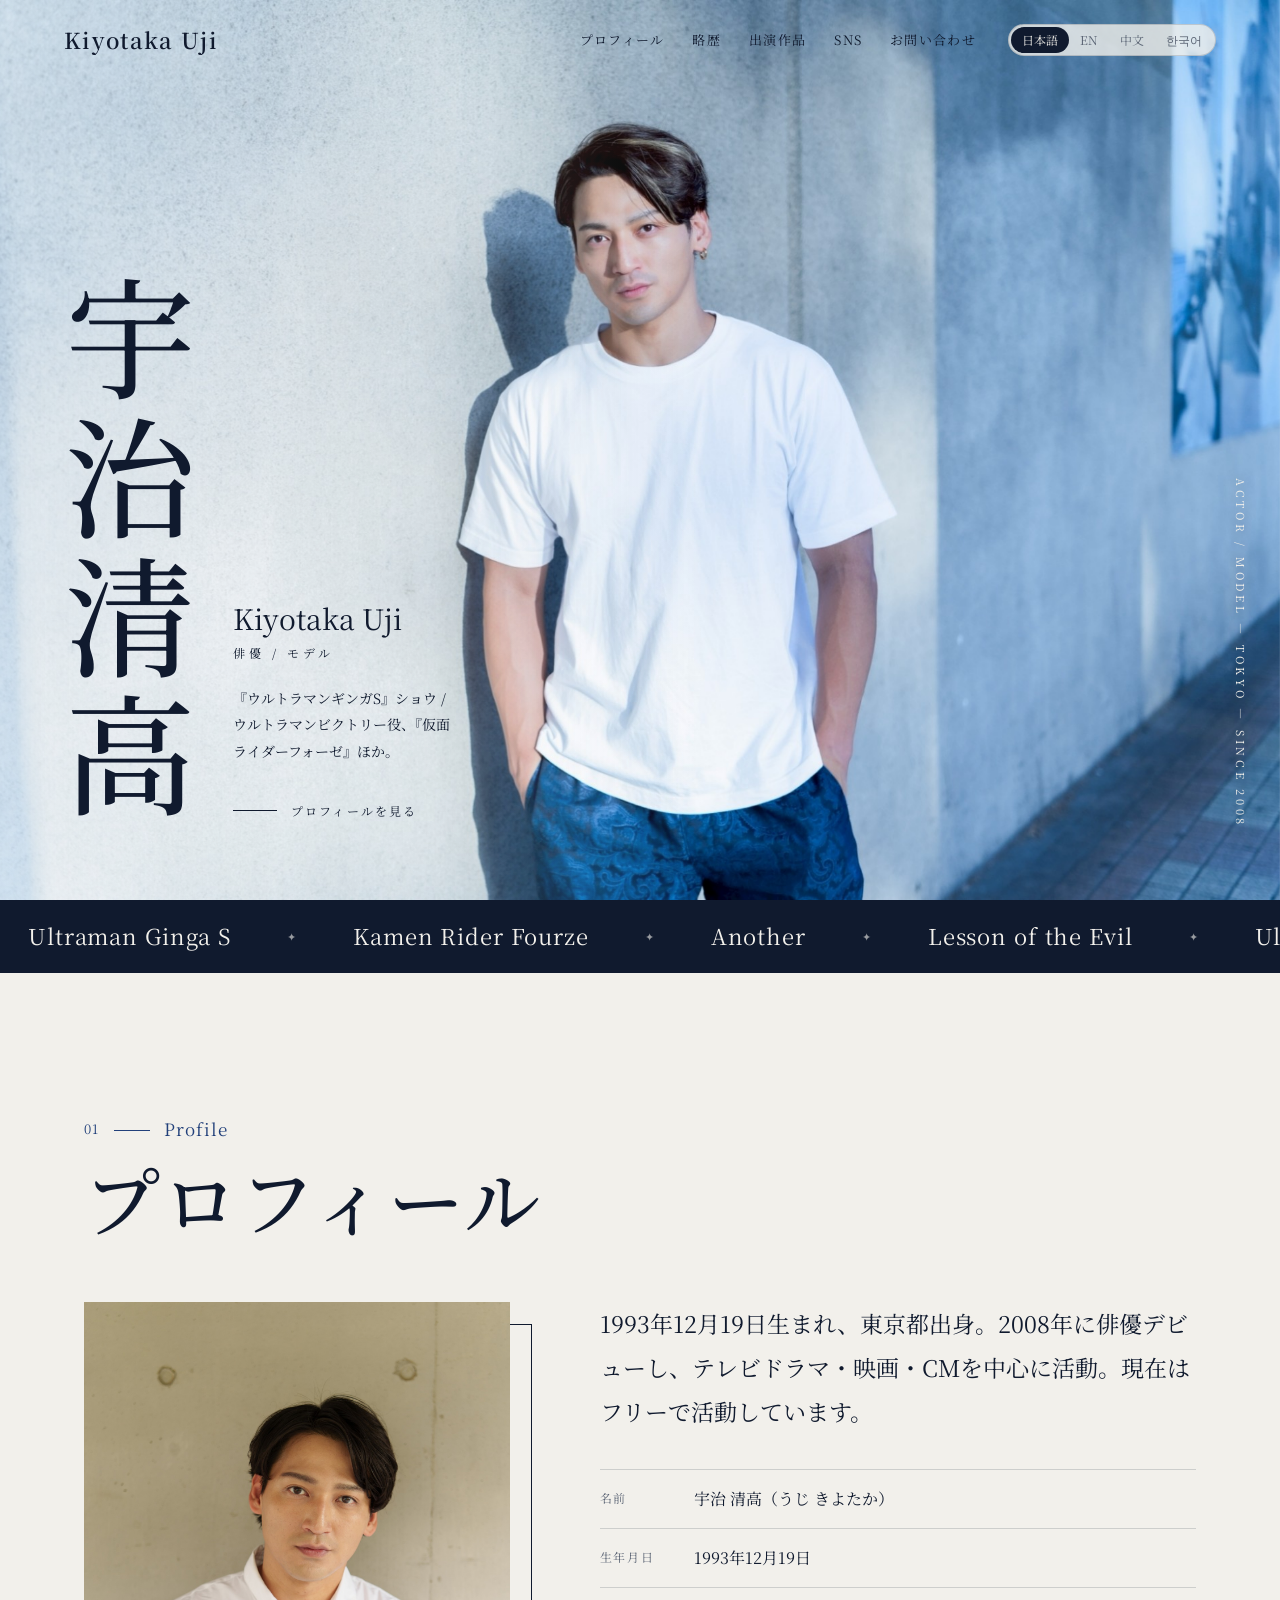
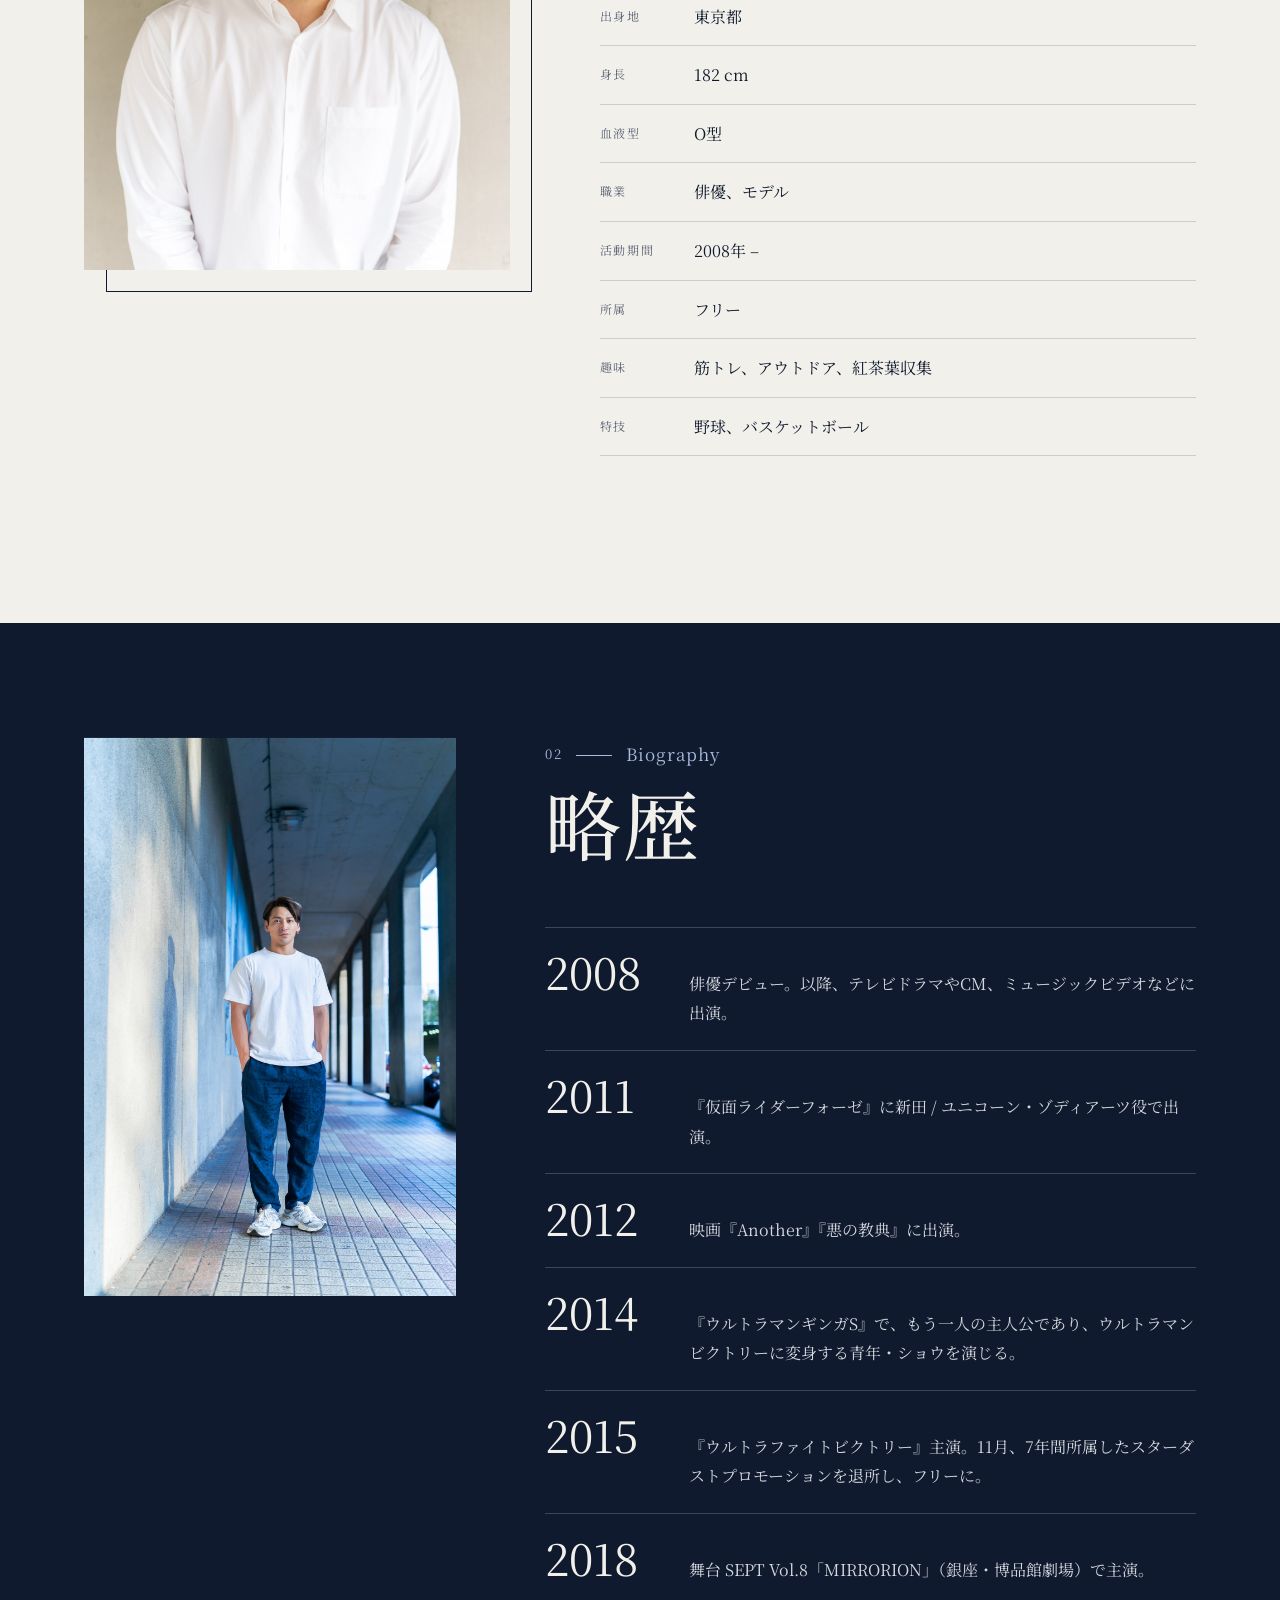
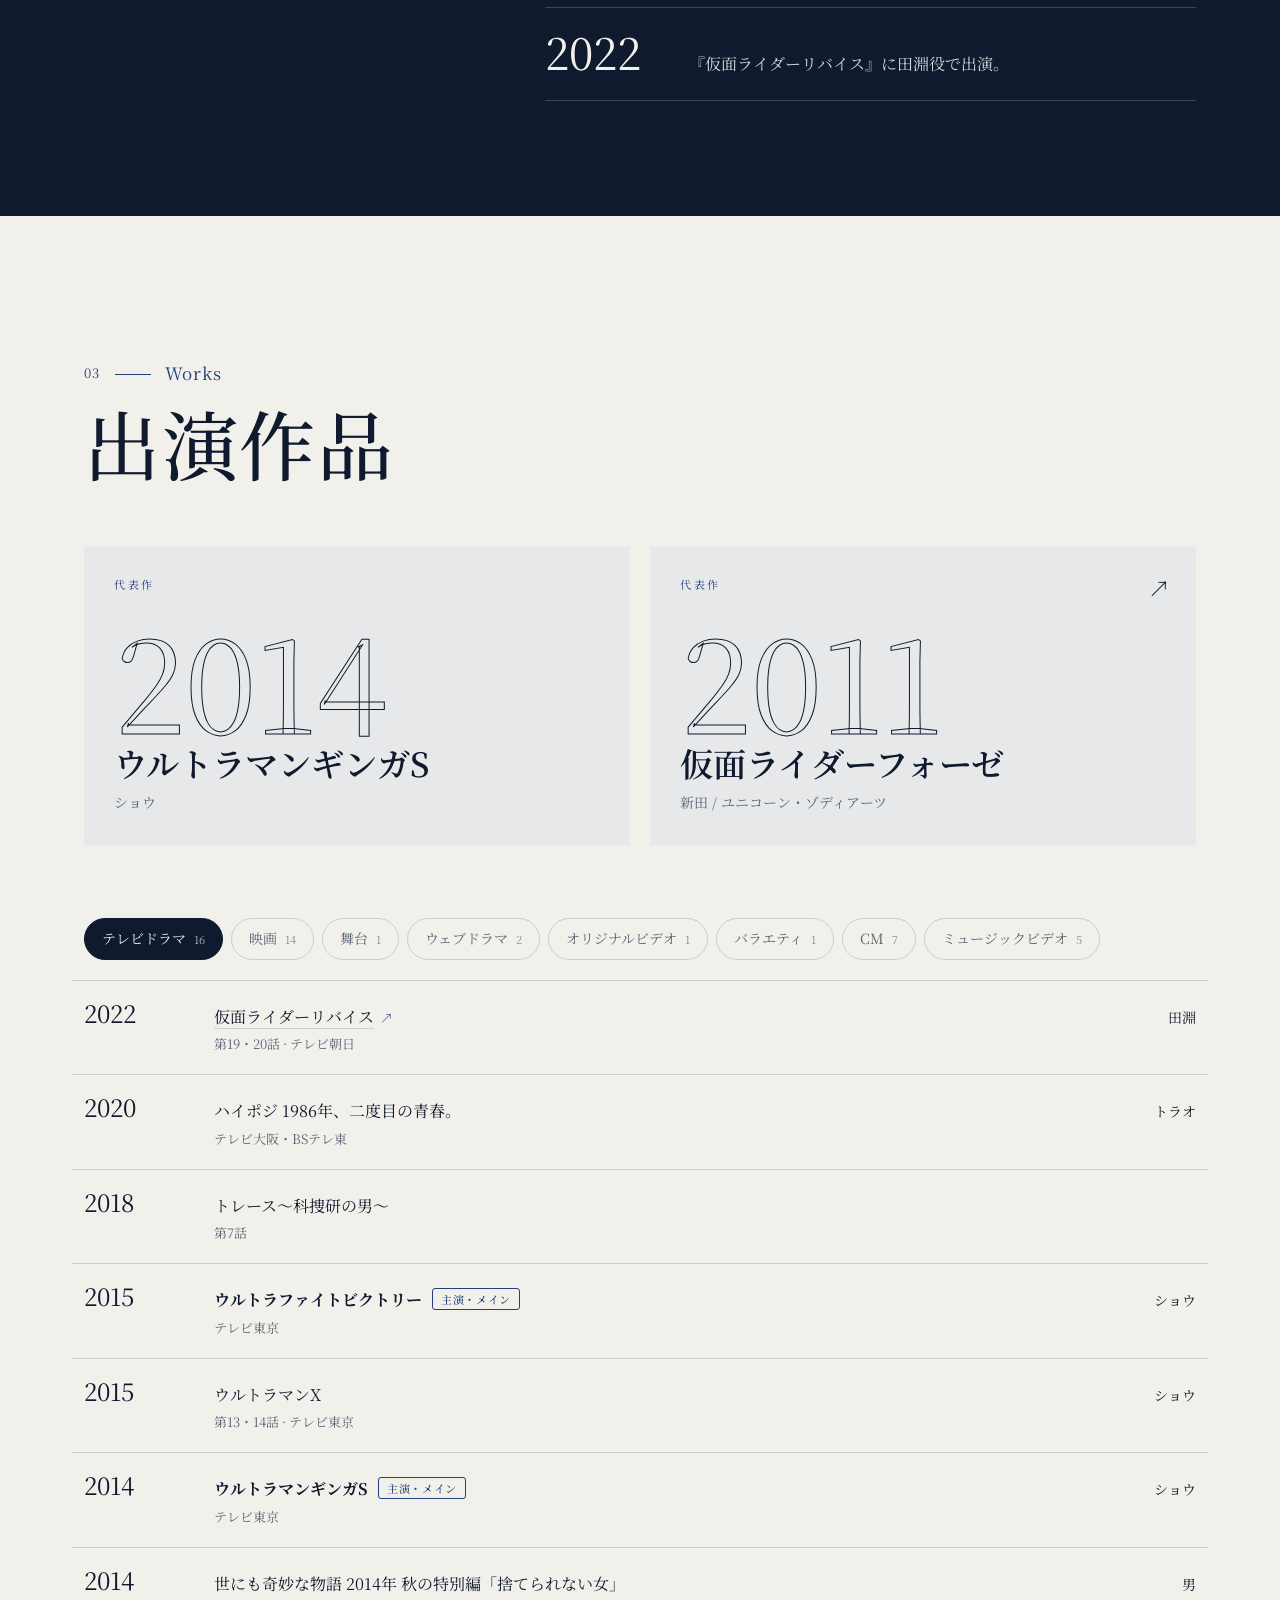
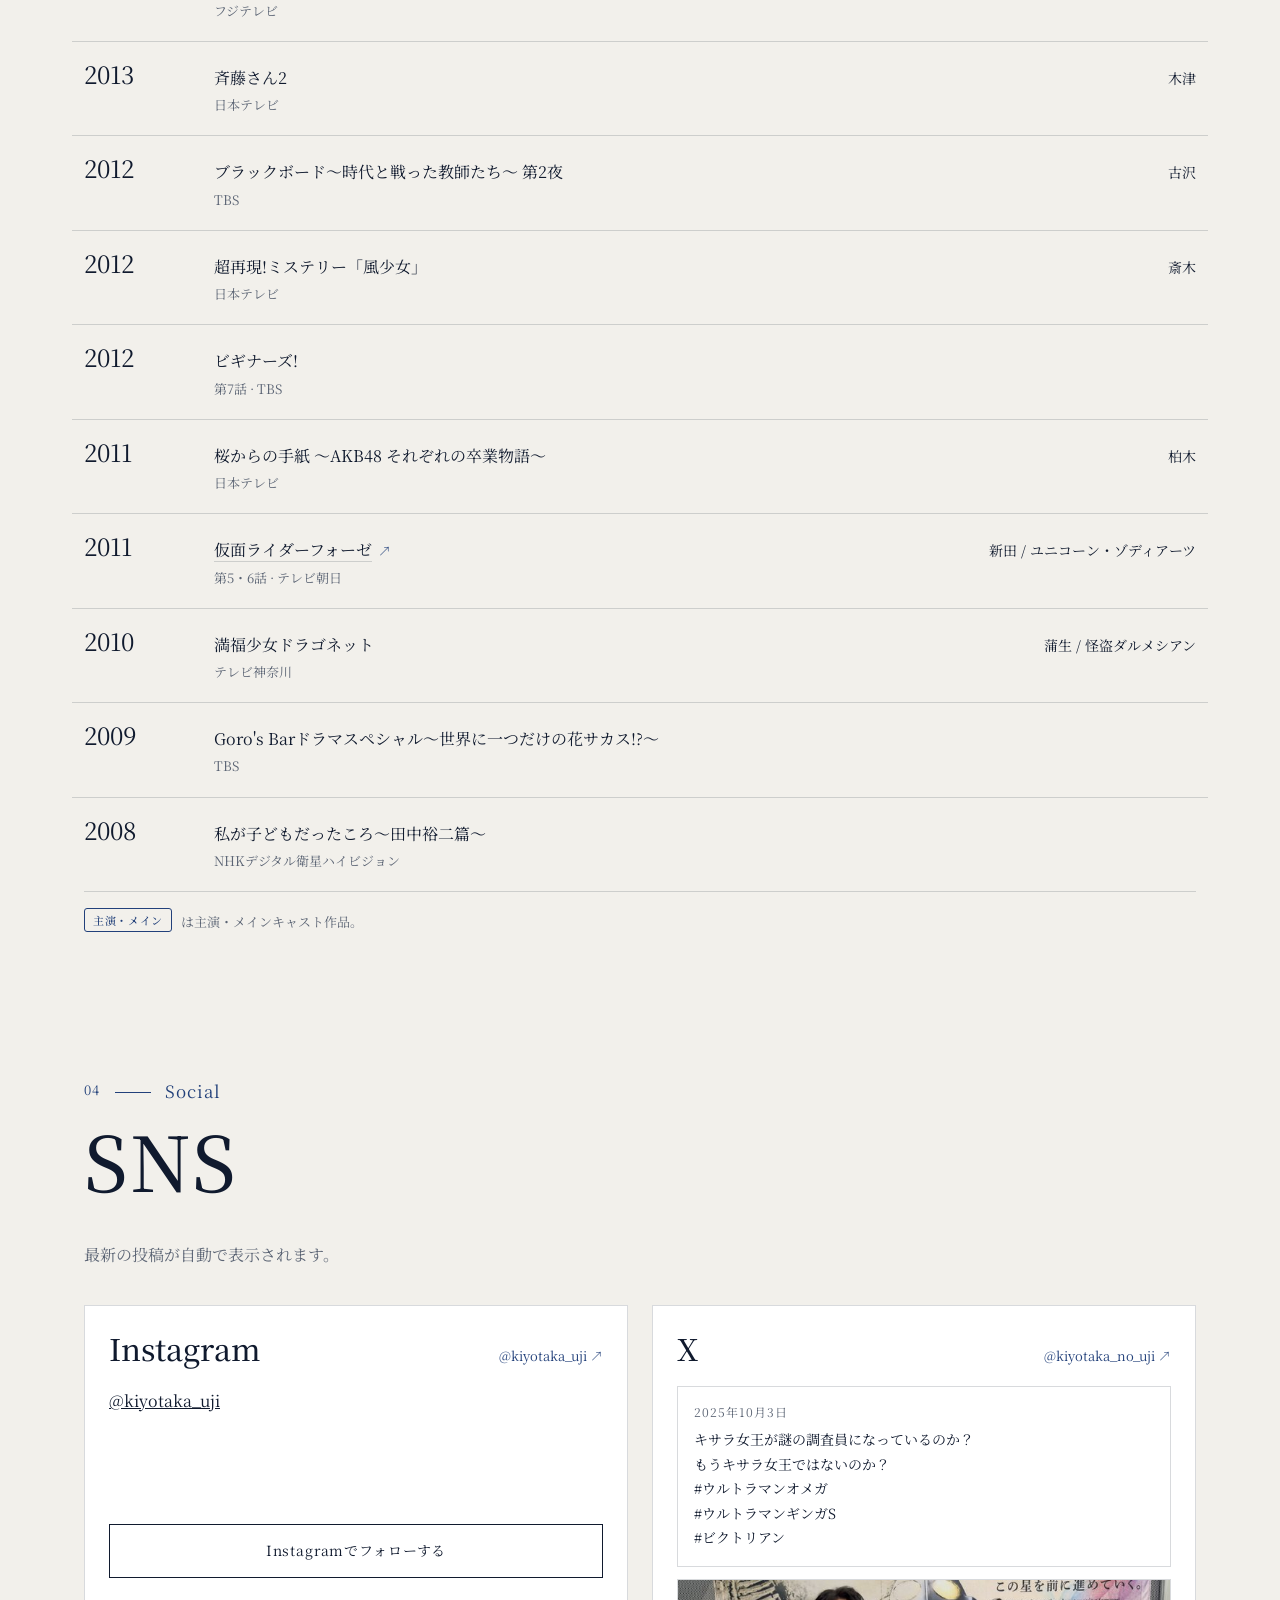
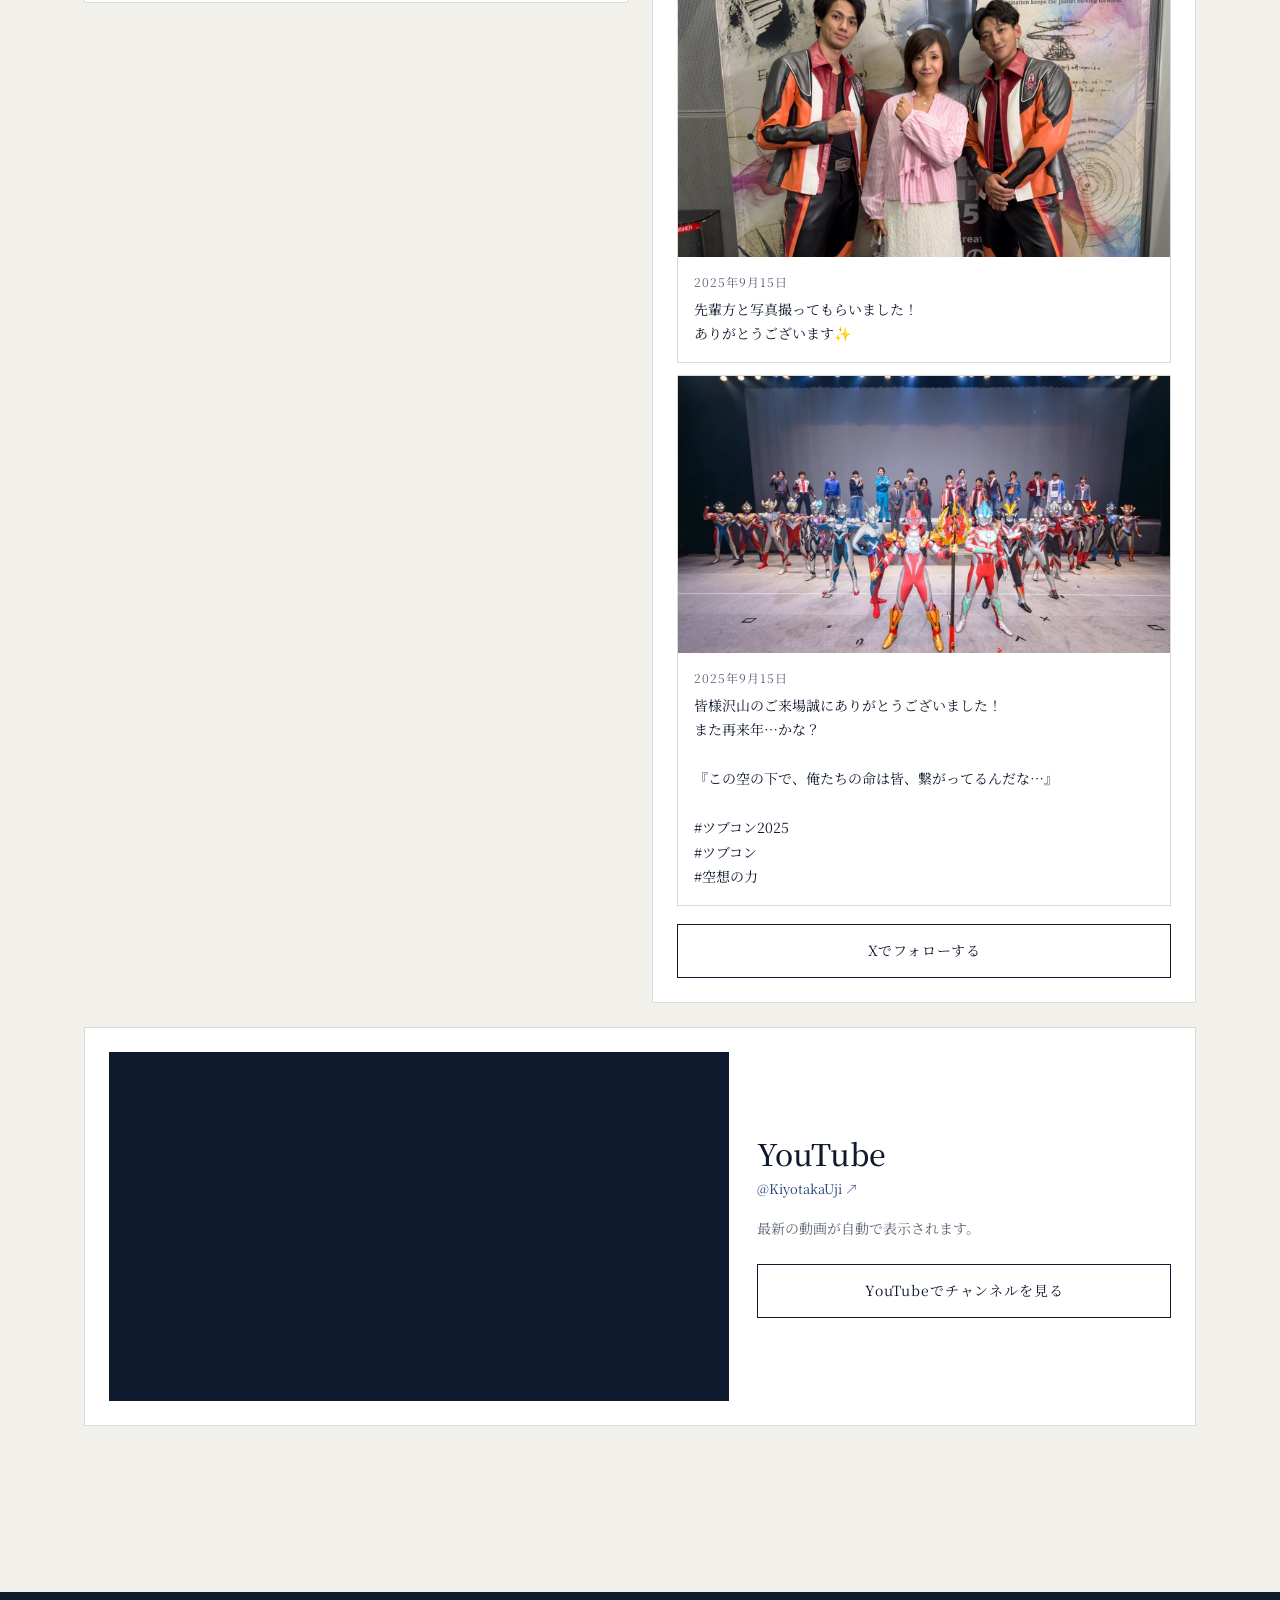
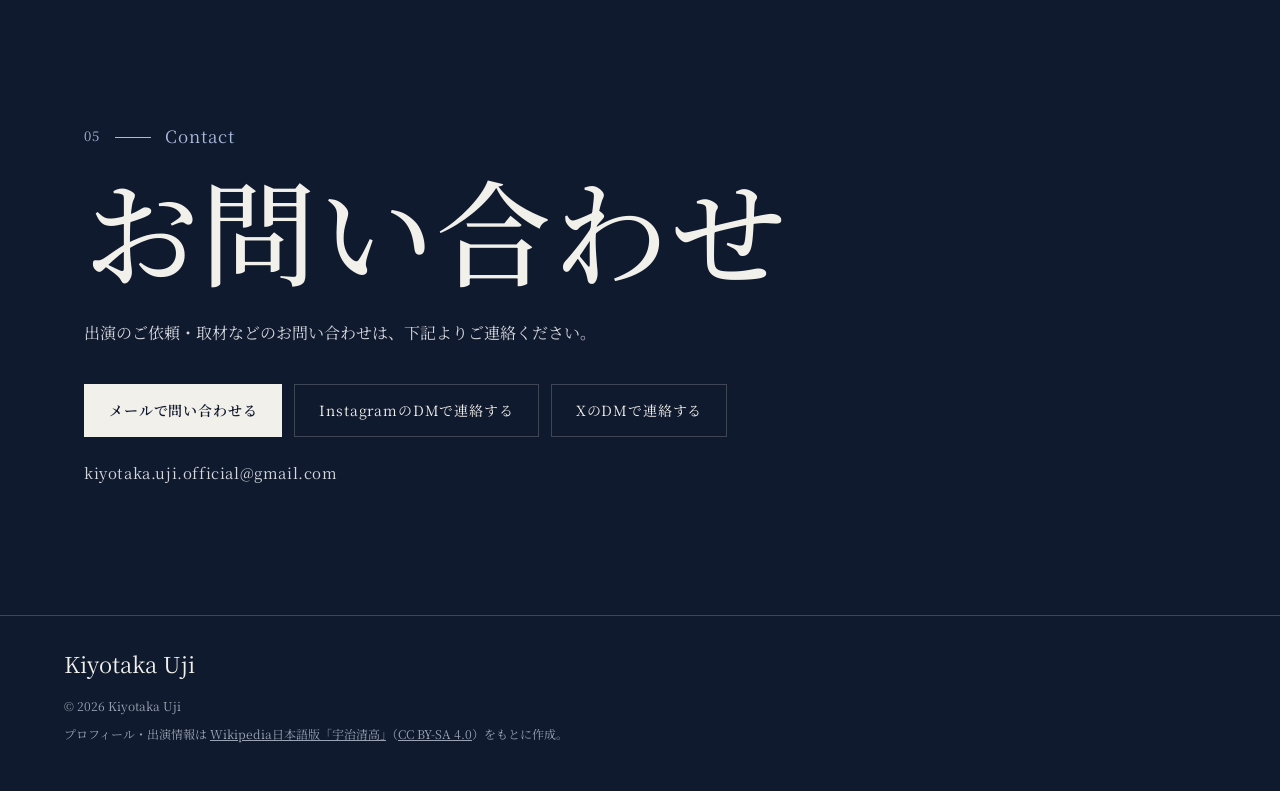
<file: index.html>
<!doctype html>
<html lang="ja" data-lang="ja" data-root="">
<head>
<meta charset="utf-8">
<meta name="viewport" content="width=device-width, initial-scale=1">
<title>宇治清高 公式サイト｜俳優・モデル Kiyotaka Uji</title>
<meta name="description" content="俳優・モデル 宇治清高（うじ きよたか）の公式サイト。『ウルトラマンギンガS』ショウ／ウルトラマンビクトリー役、『仮面ライダーフォーゼ』などの出演作品、プロフィール、最新のSNS、出演依頼のお問い合わせ先を掲載。">
<meta name="author" content="Kiyotaka Uji">
<meta name="robots" content="index, follow, max-image-preview:large">
<link rel="canonical" href="https://kiyogod1219-maker.github.io/">
<link rel="alternate" hreflang="ja" href="https://kiyogod1219-maker.github.io/">
<link rel="alternate" hreflang="en" href="https://kiyogod1219-maker.github.io/en/">
<link rel="alternate" hreflang="zh-Hans" href="https://kiyogod1219-maker.github.io/zh/">
<link rel="alternate" hreflang="ko" href="https://kiyogod1219-maker.github.io/ko/">
<link rel="alternate" hreflang="x-default" href="https://kiyogod1219-maker.github.io/">
<meta property="og:type" content="profile">
<meta property="og:site_name" content="宇治清高 公式サイト">
<meta property="og:title" content="宇治清高 公式サイト｜俳優・モデル Kiyotaka Uji">
<meta property="og:description" content="俳優・モデル 宇治清高（うじ きよたか）の公式サイト。『ウルトラマンギンガS』ショウ／ウルトラマンビクトリー役、『仮面ライダーフォーゼ』などの出演作品、プロフィール、最新のSNS、出演依頼のお問い合わせ先を掲載。">
<meta property="og:url" content="https://kiyogod1219-maker.github.io/">
<meta property="og:image" content="https://kiyogod1219-maker.github.io/images/og.jpg">
<meta property="og:image:width" content="1200">
<meta property="og:image:height" content="630">
<meta property="og:image:alt" content="宇治清高（俳優・モデル）">
<meta property="og:locale" content="ja_JP">
<meta property="og:locale:alternate" content="en_US">
<meta property="og:locale:alternate" content="zh_CN">
<meta property="og:locale:alternate" content="ko_KR">
<meta property="profile:first_name" content="Kiyotaka">
<meta property="profile:last_name" content="Uji">
<meta name="twitter:card" content="summary_large_image">
<meta name="twitter:site" content="@kiyotaka_no_uji">
<meta name="twitter:creator" content="@kiyotaka_no_uji">
<meta name="twitter:title" content="宇治清高 公式サイト｜俳優・モデル Kiyotaka Uji">
<meta name="twitter:description" content="俳優・モデル 宇治清高（うじ きよたか）の公式サイト。『ウルトラマンギンガS』ショウ／ウルトラマンビクトリー役、『仮面ライダーフォーゼ』などの出演作品、プロフィール、最新のSNS、出演依頼のお問い合わせ先を掲載。">
<meta name="twitter:image" content="https://kiyogod1219-maker.github.io/images/og.jpg">
<meta name="twitter:image:alt" content="宇治清高（俳優・モデル）">
<meta name="theme-color" content="#f2f0eb">
<link rel="icon" type="image/png" sizes="96x96" href="favicon.png">
<link rel="apple-touch-icon" href="apple-touch-icon.png">
<link rel="preconnect" href="https://fonts.googleapis.com">
<link rel="preconnect" href="https://fonts.gstatic.com" crossorigin>
<link href="https://fonts.googleapis.com/css2?family=Noto+Serif+JP:wght@400;500;700&display=swap" rel="stylesheet">
<link rel="preload" as="image" href="images/hero.jpg" fetchpriority="high">
<link rel="stylesheet" href="assets/style.css">
<script type="application/ld+json">{"@context":"https://schema.org","@graph":[{"@type":"WebSite","@id":"https://kiyogod1219-maker.github.io/#website","url":"https://kiyogod1219-maker.github.io/","name":"宇治清高 公式サイト","inLanguage":["ja","en","zh-Hans","ko"],"publisher":{"@id":"https://kiyogod1219-maker.github.io/#person"}},{"@type":"ProfilePage","@id":"https://kiyogod1219-maker.github.io/#webpage","url":"https://kiyogod1219-maker.github.io/","name":"宇治清高 公式サイト｜俳優・モデル Kiyotaka Uji","description":"俳優・モデル 宇治清高（うじ きよたか）の公式サイト。『ウルトラマンギンガS』ショウ／ウルトラマンビクトリー役、『仮面ライダーフォーゼ』などの出演作品、プロフィール、最新のSNS、出演依頼のお問い合わせ先を掲載。","inLanguage":"ja","isPartOf":{"@id":"https://kiyogod1219-maker.github.io/#website"},"primaryImageOfPage":{"@type":"ImageObject","url":"https://kiyogod1219-maker.github.io/images/og.jpg","width":1200,"height":630},"mainEntity":{"@id":"https://kiyogod1219-maker.github.io/#person"}},{"@type":"Person","@id":"https://kiyogod1219-maker.github.io/#person","name":"宇治清高","alternateName":["宇治清高","宇治 清高","Kiyotaka Uji","うじ きよたか","ウジ キヨタカ","우지 키요타카"],"url":"https://kiyogod1219-maker.github.io/","image":["https://kiyogod1219-maker.github.io/images/profile.jpg","https://kiyogod1219-maker.github.io/images/hero.jpg","https://kiyogod1219-maker.github.io/images/portrait.jpg"],"description":"俳優・モデル 宇治清高（うじ きよたか）の公式サイト。『ウルトラマンギンガS』ショウ／ウルトラマンビクトリー役、『仮面ライダーフォーゼ』などの出演作品、プロフィール、最新のSNS、出演依頼のお問い合わせ先を掲載。","birthDate":"1993-12-19","birthPlace":{"@type":"Place","name":"Tokyo, Japan"},"nationality":{"@type":"Country","name":"Japan"},"gender":"Male","height":{"@type":"QuantitativeValue","value":182,"unitCode":"CMT"},"jobTitle":["Actor","Model"],"hasOccupation":[{"@type":"Occupation","name":"Actor"},{"@type":"Occupation","name":"Model"}],"sameAs":["https://ja.wikipedia.org/wiki/宇治清高","https://ko.wikipedia.org/wiki/우지_키요타카","https://x.com/kiyotaka_no_uji","https://www.instagram.com/kiyotaka_uji/","https://www.youtube.com/@KiyotakaUji"]}]}</script>
</head>
<body>

<header class="site-header" id="top">
  <a class="brand" href="#top">Kiyotaka Uji</a>
  <nav class="nav" id="nav" aria-label="Main">
    <a href="#profile">プロフィール</a>
    <a href="#biography">略歴</a>
    <a href="#works">出演作品</a>
    <a href="#sns">SNS</a>
    <a href="#contact">お問い合わせ</a>
  </nav>
  <nav class="lang" aria-label="Language">
    <a href="" hreflang="ja" lang="ja" aria-current="page">日本語</a>
    <a href="en/" hreflang="en" lang="en">EN</a>
    <a href="zh/" hreflang="zh-Hans" lang="zh-Hans">中文</a>
    <a href="ko/" hreflang="ko" lang="ko">한국어</a>
  </nav>
  <button type="button" class="menu-button" id="menu-button" aria-expanded="false" aria-controls="nav" aria-label="Menu"><span></span><span></span></button>
</header>

<main>
  <section class="hero" aria-labelledby="hero-name">
    <img class="hero-photo" src="images/hero.jpg" alt="宇治清高（俳優・モデル）" width="2000" height="1333" fetchpriority="high">
    <div class="hero-inner">
      <h1 id="hero-name" class="hero-name is-vertical"><span>宇治清高</span></h1>
      <div class="hero-text">
        <p class="hero-sub">Kiyotaka Uji</p>
        <p class="hero-role">俳優 / モデル</p>
        <p class="hero-lead">『ウルトラマンギンガS』ショウ / ウルトラマンビクトリー役、『仮面ライダーフォーゼ』ほか。</p>
        <a class="hero-scroll" href="#profile"><span>プロフィールを見る</span></a>
      </div>
    </div>
    <p class="hero-side" aria-hidden="true">Actor / Model — Tokyo — Since 2008</p>
  </section>

  <div class="marquee" aria-hidden="true">
    <div class="marquee-track"><span>Ultraman Ginga S</span><span>Kamen Rider Fourze</span><span>Another</span><span>Lesson of the Evil</span><span>Ultra Fight Victory</span><span>Kamen Rider Revice</span><span>Mirrorion</span><span>Ultraman Ginga S</span><span>Kamen Rider Fourze</span><span>Another</span><span>Lesson of the Evil</span><span>Ultra Fight Victory</span><span>Kamen Rider Revice</span><span>Mirrorion</span></div>
  </div>

  <section class="section" id="profile">
    <div class="section-head" data-reveal>
      <p class="eyebrow"><span>01</span>Profile</p>
      <h2>プロフィール</h2>
    </div>
    <div class="profile-grid">
      <figure class="profile-photo" data-reveal>
        <img src="images/profile.jpg" alt="宇治清高（俳優・モデル）" width="1501" height="2000" loading="lazy" decoding="async">
      </figure>
      <div data-reveal>
        <p class="profile-intro">1993年12月19日生まれ、東京都出身。2008年に俳優デビューし、テレビドラマ・映画・CMを中心に活動。現在はフリーで活動しています。</p>
        <dl class="facts">
          <dt>名前</dt><dd>宇治 清高（うじ きよたか）</dd>
          <dt>生年月日</dt><dd>1993年12月19日</dd>
          <dt>出身地</dt><dd>東京都</dd>
          <dt>身長</dt><dd>182 cm</dd>
          <dt>血液型</dt><dd>O型</dd>
          <dt>職業</dt><dd>俳優、モデル</dd>
          <dt>活動期間</dt><dd>2008年 –</dd>
          <dt>所属</dt><dd>フリー</dd>
          <dt>趣味</dt><dd>筋トレ、アウトドア、紅茶葉収集</dd>
          <dt>特技</dt><dd>野球、バスケットボール</dd>
        </dl>
      </div>
    </div>
  </section>

  <section class="band" id="biography">
    <div class="band-inner">
      <figure class="bio-photo" data-reveal>
        <img src="images/portrait.jpg" alt="宇治清高（俳優・モデル）" width="1334" height="2000" loading="lazy" decoding="async">
      </figure>
      <div>
        <div class="section-head" data-reveal>
          <p class="eyebrow"><span>02</span>Biography</p>
          <h2>略歴</h2>
        </div>
        <ol class="timeline">
          <li><span class="timeline-year">2008</span><p>俳優デビュー。以降、テレビドラマやCM、ミュージックビデオなどに出演。</p></li>
          <li><span class="timeline-year">2011</span><p>『仮面ライダーフォーゼ』に新田 / ユニコーン・ゾディアーツ役で出演。</p></li>
          <li><span class="timeline-year">2012</span><p>映画『Another』『悪の教典』に出演。</p></li>
          <li><span class="timeline-year">2014</span><p>『ウルトラマンギンガS』で、もう一人の主人公であり、ウルトラマンビクトリーに変身する青年・ショウを演じる。</p></li>
          <li><span class="timeline-year">2015</span><p>『ウルトラファイトビクトリー』主演。11月、7年間所属したスターダストプロモーションを退所し、フリーに。</p></li>
          <li><span class="timeline-year">2018</span><p>舞台 SEPT Vol.8「MIRRORION」（銀座・博品館劇場）で主演。</p></li>
          <li><span class="timeline-year">2022</span><p>『仮面ライダーリバイス』に田淵役で出演。</p></li>
        </ol>
      </div>
    </div>
  </section>

  <section class="section" id="works">
    <div class="section-head" data-reveal>
      <p class="eyebrow"><span>03</span>Works</p>
      <h2>出演作品</h2>
    </div>
    <div class="features" data-reveal>
      <div class="feature"><span class="feature-label">代表作</span><span class="feature-year">2014</span><strong class="feature-title">ウルトラマンギンガS</strong><span class="feature-role">ショウ</span></div>
      <a class="feature" href="https://www.kamen-rider-official.com/series/fourze/" target="_blank" rel="noopener"><span class="feature-label">代表作</span><span class="feature-year">2011</span><strong class="feature-title">仮面ライダーフォーゼ</strong><span class="feature-role">新田 / ユニコーン・ゾディアーツ</span><span class="feature-arrow" aria-hidden="true">↗</span></a>
    </div>
    <div class="tabs" id="work-tabs" role="tablist">
      <button type="button" class="tab" role="tab" data-cat="tv" aria-selected="true">テレビドラマ<span class="tab-count">16</span></button>
      <button type="button" class="tab" role="tab" data-cat="film" aria-selected="false">映画<span class="tab-count">14</span></button>
      <button type="button" class="tab" role="tab" data-cat="stage" aria-selected="false">舞台<span class="tab-count">1</span></button>
      <button type="button" class="tab" role="tab" data-cat="web" aria-selected="false">ウェブドラマ<span class="tab-count">2</span></button>
      <button type="button" class="tab" role="tab" data-cat="video" aria-selected="false">オリジナルビデオ<span class="tab-count">1</span></button>
      <button type="button" class="tab" role="tab" data-cat="variety" aria-selected="false">バラエティ<span class="tab-count">1</span></button>
      <button type="button" class="tab" role="tab" data-cat="cm" aria-selected="false">CM<span class="tab-count">7</span></button>
      <button type="button" class="tab" role="tab" data-cat="mv" aria-selected="false">ミュージックビデオ<span class="tab-count">5</span></button>
    </div>
    <section class="work-group" data-cat="tv">
      <h3 class="work-group-title">テレビドラマ</h3>
      <ul class="work-list">
        <li class="work"><span class="work-year">2022</span><div class="work-body"><p class="work-title"><a href="https://www.kamen-rider-official.com/series/revice/" target="_blank" rel="noopener" title="公式ページを開く">仮面ライダーリバイス<span class="work-arrow" aria-hidden="true">↗</span></a></p><p class="work-meta">第19・20話 · テレビ朝日</p></div><span class="work-role">田淵</span></li>
        <li class="work"><span class="work-year">2020</span><div class="work-body"><p class="work-title">ハイポジ 1986年、二度目の青春。</p><p class="work-meta">テレビ大阪・BSテレ東</p></div><span class="work-role">トラオ</span></li>
        <li class="work"><span class="work-year">2018</span><div class="work-body"><p class="work-title">トレース〜科捜研の男〜</p><p class="work-meta">第7話</p></div><span class="work-role"></span></li>
        <li class="work is-main"><span class="work-year">2015</span><div class="work-body"><p class="work-title">ウルトラファイトビクトリー<span class="badge">主演・メイン</span></p><p class="work-meta">テレビ東京</p></div><span class="work-role">ショウ</span></li>
        <li class="work"><span class="work-year">2015</span><div class="work-body"><p class="work-title">ウルトラマンX</p><p class="work-meta">第13・14話 · テレビ東京</p></div><span class="work-role">ショウ</span></li>
        <li class="work is-main"><span class="work-year">2014</span><div class="work-body"><p class="work-title">ウルトラマンギンガS<span class="badge">主演・メイン</span></p><p class="work-meta">テレビ東京</p></div><span class="work-role">ショウ</span></li>
        <li class="work"><span class="work-year">2014</span><div class="work-body"><p class="work-title">世にも奇妙な物語 2014年 秋の特別編「捨てられない女」</p><p class="work-meta">フジテレビ</p></div><span class="work-role">男</span></li>
        <li class="work"><span class="work-year">2013</span><div class="work-body"><p class="work-title">斉藤さん2</p><p class="work-meta">日本テレビ</p></div><span class="work-role">木津</span></li>
        <li class="work"><span class="work-year">2012</span><div class="work-body"><p class="work-title">ブラックボード〜時代と戦った教師たち〜 第2夜</p><p class="work-meta">TBS</p></div><span class="work-role">古沢</span></li>
        <li class="work"><span class="work-year">2012</span><div class="work-body"><p class="work-title">超再現!ミステリー「風少女」</p><p class="work-meta">日本テレビ</p></div><span class="work-role">斎木</span></li>
        <li class="work"><span class="work-year">2012</span><div class="work-body"><p class="work-title">ビギナーズ!</p><p class="work-meta">第7話 · TBS</p></div><span class="work-role"></span></li>
        <li class="work"><span class="work-year">2011</span><div class="work-body"><p class="work-title">桜からの手紙 〜AKB48 それぞれの卒業物語〜</p><p class="work-meta">日本テレビ</p></div><span class="work-role">柏木</span></li>
        <li class="work"><span class="work-year">2011</span><div class="work-body"><p class="work-title"><a href="https://www.kamen-rider-official.com/series/fourze/" target="_blank" rel="noopener" title="公式ページを開く">仮面ライダーフォーゼ<span class="work-arrow" aria-hidden="true">↗</span></a></p><p class="work-meta">第5・6話 · テレビ朝日</p></div><span class="work-role">新田 / ユニコーン・ゾディアーツ</span></li>
        <li class="work"><span class="work-year">2010</span><div class="work-body"><p class="work-title">満福少女ドラゴネット</p><p class="work-meta">テレビ神奈川</p></div><span class="work-role">蒲生 / 怪盗ダルメシアン</span></li>
        <li class="work"><span class="work-year">2009</span><div class="work-body"><p class="work-title">Goro's Barドラマスペシャル〜世界に一つだけの花サカス!?〜</p><p class="work-meta">TBS</p></div><span class="work-role"></span></li>
        <li class="work"><span class="work-year">2008</span><div class="work-body"><p class="work-title">私が子どもだったころ〜田中裕二篇〜</p><p class="work-meta">NHKデジタル衛星ハイビジョン</p></div><span class="work-role"></span></li>
      </ul>
    </section>
    <section class="work-group" data-cat="film">
      <h3 class="work-group-title">映画</h3>
      <ul class="work-list">
        <li class="work"><span class="work-year">2022</span><div class="work-body"><p class="work-title"><a href="https://www.he-low.com/" target="_blank" rel="noopener" title="公式ページを開く">HE-LOW THE FINAL<span class="work-arrow" aria-hidden="true">↗</span></a></p></div><span class="work-role"></span></li>
        <li class="work"><span class="work-year">2021</span><div class="work-body"><p class="work-title">唐人街探偵 東京MISSION</p></div><span class="work-role">刑事</span></li>
        <li class="work"><span class="work-year">2021</span><div class="work-body"><p class="work-title"><a href="https://utsukushiki-yuwaku.jp/" target="_blank" rel="noopener" title="公式ページを開く">美しき誘惑-現代の「画皮」-<span class="work-arrow" aria-hidden="true">↗</span></a></p></div><span class="work-role">長田</span></li>
        <li class="work"><span class="work-year">2020</span><div class="work-body"><p class="work-title"><a href="https://m-78.jp/taiga/" target="_blank" rel="noopener" title="公式ページを開く">劇場版 ウルトラマンタイガ ニュージェネクライマックス<span class="work-arrow" aria-hidden="true">↗</span></a></p></div><span class="work-role">ショウ</span></li>
        <li class="work"><span class="work-year">2017</span><div class="work-body"><p class="work-title"><a href="https://m-78.jp/orb/movie/" target="_blank" rel="noopener" title="公式ページを開く">劇場版 ウルトラマンオーブ 絆の力、おかりします!<span class="work-arrow" aria-hidden="true">↗</span></a></p></div><span class="work-role">ウルトラマンビクトリー (声)</span></li>
        <li class="work"><span class="work-year">2016</span><div class="work-body"><p class="work-title">ドクムシ</p></div><span class="work-role">トシオ</span></li>
        <li class="work is-main"><span class="work-year">2015</span><div class="work-body"><p class="work-title">劇場版 ウルトラマンギンガS 決戦!ウルトラ10勇士!!<span class="badge">主演・メイン</span></p></div><span class="work-role">ショウ</span></li>
        <li class="work"><span class="work-year">2012</span><div class="work-body"><p class="work-title">Another</p></div><span class="work-role">勅使河原</span></li>
        <li class="work"><span class="work-year">2012</span><div class="work-body"><p class="work-title">仮面ライダーフォーゼ THE MOVIE みんなで宇宙キターッ!</p></div><span class="work-role">新田（友情出演）</span></li>
        <li class="work"><span class="work-year">2012</span><div class="work-body"><p class="work-title">悪の教典</p></div><span class="work-role">松井</span></li>
        <li class="work"><span class="work-year">2011</span><div class="work-body"><p class="work-title">嘘つきみーくんと壊れたまーちゃん</p></div><span class="work-role">菅原</span></li>
        <li class="work"><span class="work-year">2011</span><div class="work-body"><p class="work-title">劇場版 神聖かまってちゃん ロックンロールは鳴り止まないっ</p></div><span class="work-role"></span></li>
        <li class="work"><span class="work-year">2010</span><div class="work-body"><p class="work-title">誰かが私にキスをした</p></div><span class="work-role"></span></li>
        <li class="work"><span class="work-year">2009</span><div class="work-body"><p class="work-title">ちゃんと伝える</p></div><span class="work-role">北（青年時代）</span></li>
      </ul>
    </section>
    <section class="work-group" data-cat="stage">
      <h3 class="work-group-title">舞台</h3>
      <ul class="work-list">
        <li class="work is-main"><span class="work-year">2018</span><div class="work-body"><p class="work-title">SEPT Vol.8「MIRRORION」<span class="badge">主演・メイン</span></p><p class="work-meta">銀座・博品館劇場</p></div><span class="work-role">成瀬</span></li>
      </ul>
    </section>
    <section class="work-group" data-cat="web">
      <h3 class="work-group-title">ウェブドラマ</h3>
      <ul class="work-list">
        <li class="work"><span class="work-year">2021–22</span><div class="work-body"><p class="work-title"><a href="https://m-78.jp/galaxy-fight/tdc/" target="_blank" rel="noopener" title="公式ページを開く">ウルトラギャラクシーファイト 運命の衝突<span class="work-arrow" aria-hidden="true">↗</span></a></p></div><span class="work-role">ウルトラマンビクトリー (声)</span></li>
        <li class="work"><span class="work-year">2019</span><div class="work-body"><p class="work-title">ウルトラギャラクシーファイト ニュージェネレーションヒーローズ</p></div><span class="work-role">ウルトラマンビクトリー (声)</span></li>
      </ul>
    </section>
    <section class="work-group" data-cat="video">
      <h3 class="work-group-title">オリジナルビデオ</h3>
      <ul class="work-list">
        <li class="work"><span class="work-year">2023</span><div class="work-body"><p class="work-title">リバイスForward 仮面ライダーライブ&amp;エビル&amp;デモンズ</p></div><span class="work-role">田淵</span></li>
      </ul>
    </section>
    <section class="work-group" data-cat="variety">
      <h3 class="work-group-title">バラエティ</h3>
      <ul class="work-list">
        <li class="work"><span class="work-year">2010–11</span><div class="work-body"><p class="work-title">不可思議探偵団</p><p class="work-meta">日本テレビ</p></div><span class="work-role"></span></li>
      </ul>
    </section>
    <section class="work-group" data-cat="cm">
      <h3 class="work-group-title">CM</h3>
      <ul class="work-list">
        <li class="work"><span class="work-year">2015</span><div class="work-body"><p class="work-title">バンダイ「DXナイトティンバー」</p></div><span class="work-role"></span></li>
        <li class="work"><span class="work-year">2014–15</span><div class="work-body"><p class="work-title">JR東日本 JR SKI SKI「ぜんぶ雪のせいだ。」篇</p></div><span class="work-role"></span></li>
        <li class="work"><span class="work-year">2014</span><div class="work-body"><p class="work-title">ヤクルト本社「ヤクルトの乳性飲料 ミルージュ」</p></div><span class="work-role"></span></li>
        <li class="work"><span class="work-year">2014</span><div class="work-body"><p class="work-title">バンダイ「DXビクトリーランサー」</p></div><span class="work-role"></span></li>
        <li class="work"><span class="work-year">2010</span><div class="work-body"><p class="work-title">資生堂「シーブリーズ」</p></div><span class="work-role"></span></li>
        <li class="work"><span class="work-year">2008</span><div class="work-body"><p class="work-title">全日本空輸</p></div><span class="work-role"></span></li>
        <li class="work"><span class="work-year">2008</span><div class="work-body"><p class="work-title">市進学院</p></div><span class="work-role"></span></li>
      </ul>
    </section>
    <section class="work-group" data-cat="mv">
      <h3 class="work-group-title">ミュージックビデオ</h3>
      <ul class="work-list">
        <li class="work"><span class="work-year">2012</span><div class="work-body"><p class="work-title">INFINITY16 welcomez MINMI &amp; JAY'ED「雨のち晴れ」</p></div><span class="work-role"></span></li>
        <li class="work"><span class="work-year">2010</span><div class="work-body"><p class="work-title">SEAMO「始まりと終わり」</p></div><span class="work-role"></span></li>
        <li class="work"><span class="work-year">2010</span><div class="work-body"><p class="work-title">LOVE「わたしあうもの」</p></div><span class="work-role"></span></li>
        <li class="work"><span class="work-year">2008</span><div class="work-body"><p class="work-title">GReeeeN「キセキ」</p></div><span class="work-role"></span></li>
        <li class="work"><span class="work-year">2008</span><div class="work-body"><p class="work-title">アンジェラ・アキ「手紙 〜拝啓 十五の君へ〜」</p></div><span class="work-role"></span></li>
      </ul>
    </section>
    <p class="note"><span class="badge">主演・メイン</span> <span>は主演・メインキャスト作品。</span></p>
  </section>

  <section class="section" id="sns">
    <div class="section-head" data-reveal>
      <p class="eyebrow"><span>04</span>Social</p>
      <h2>SNS</h2>
    </div>
    <p class="section-lead" data-reveal>最新の投稿が自動で表示されます。</p>
    <div class="sns-grid">
      <article class="card" data-reveal>
        <header class="card-head">
          <h3>Instagram</h3>
          <a href="https://www.instagram.com/kiyotaka_uji/" target="_blank" rel="noopener">@kiyotaka_uji ↗</a>
        </header>
        <div id="ig-embed" class="embed"></div>
        <a class="button" href="https://www.instagram.com/kiyotaka_uji/" target="_blank" rel="noopener">Instagramでフォローする</a>
      </article>
      <article class="card" data-reveal>
        <header class="card-head">
          <h3>X</h3>
          <a href="https://x.com/kiyotaka_no_uji" target="_blank" rel="noopener">@kiyotaka_no_uji ↗</a>
        </header>
        <div id="x-embed" class="embed"></div>
        <a class="button" href="https://x.com/kiyotaka_no_uji" target="_blank" rel="noopener">Xでフォローする</a>
      </article>
      <article class="card is-wide" data-reveal>
        <div class="video" id="yt-embed"></div>
        <div>
          <header class="card-head">
            <h3>YouTube</h3>
            <a href="https://www.youtube.com/@KiyotakaUji" target="_blank" rel="noopener">@KiyotakaUji ↗</a>
          </header>
          <p class="card-text">最新の動画が自動で表示されます。</p>
          <a class="button" href="https://www.youtube.com/@KiyotakaUji" target="_blank" rel="noopener">YouTubeでチャンネルを見る</a>
        </div>
      </article>
    </div>
  </section>

  <section class="contact" id="contact">
    <div class="contact-inner" data-reveal>
      <p class="eyebrow"><span>05</span>Contact</p>
      <h2>お問い合わせ</h2>
      <p class="contact-text">出演のご依頼・取材などのお問い合わせは、下記よりご連絡ください。</p>
      <div class="contact-actions">
        <a class="button is-primary" href="mailto:kiyotaka.uji.official@gmail.com">メールで問い合わせる</a>
        <a class="button is-ghost" href="https://www.instagram.com/kiyotaka_uji/" target="_blank" rel="noopener">InstagramのDMで連絡する</a>
        <a class="button is-ghost" href="https://x.com/kiyotaka_no_uji" target="_blank" rel="noopener">XのDMで連絡する</a>
      </div>
      <p class="contact-mail">kiyotaka.uji.official@gmail.com</p>
    </div>
  </section>
</main>

<footer class="site-footer">
  <p class="footer-brand">Kiyotaka Uji</p>
  <p>© <span id="year">2026</span> Kiyotaka Uji</p>
  <p class="credit">プロフィール・出演情報は <a href="https://ja.wikipedia.org/wiki/宇治清高" target="_blank" rel="noopener">Wikipedia日本語版「宇治清高」</a>（<a href="https://creativecommons.org/licenses/by-sa/4.0/deed.ja" target="_blank" rel="noopener">CC BY-SA 4.0</a>）をもとに作成。</p>
</footer>

<script src="assets/config.js"></script>
<script src="assets/app.js"></script>
</body>
</html>
</file>
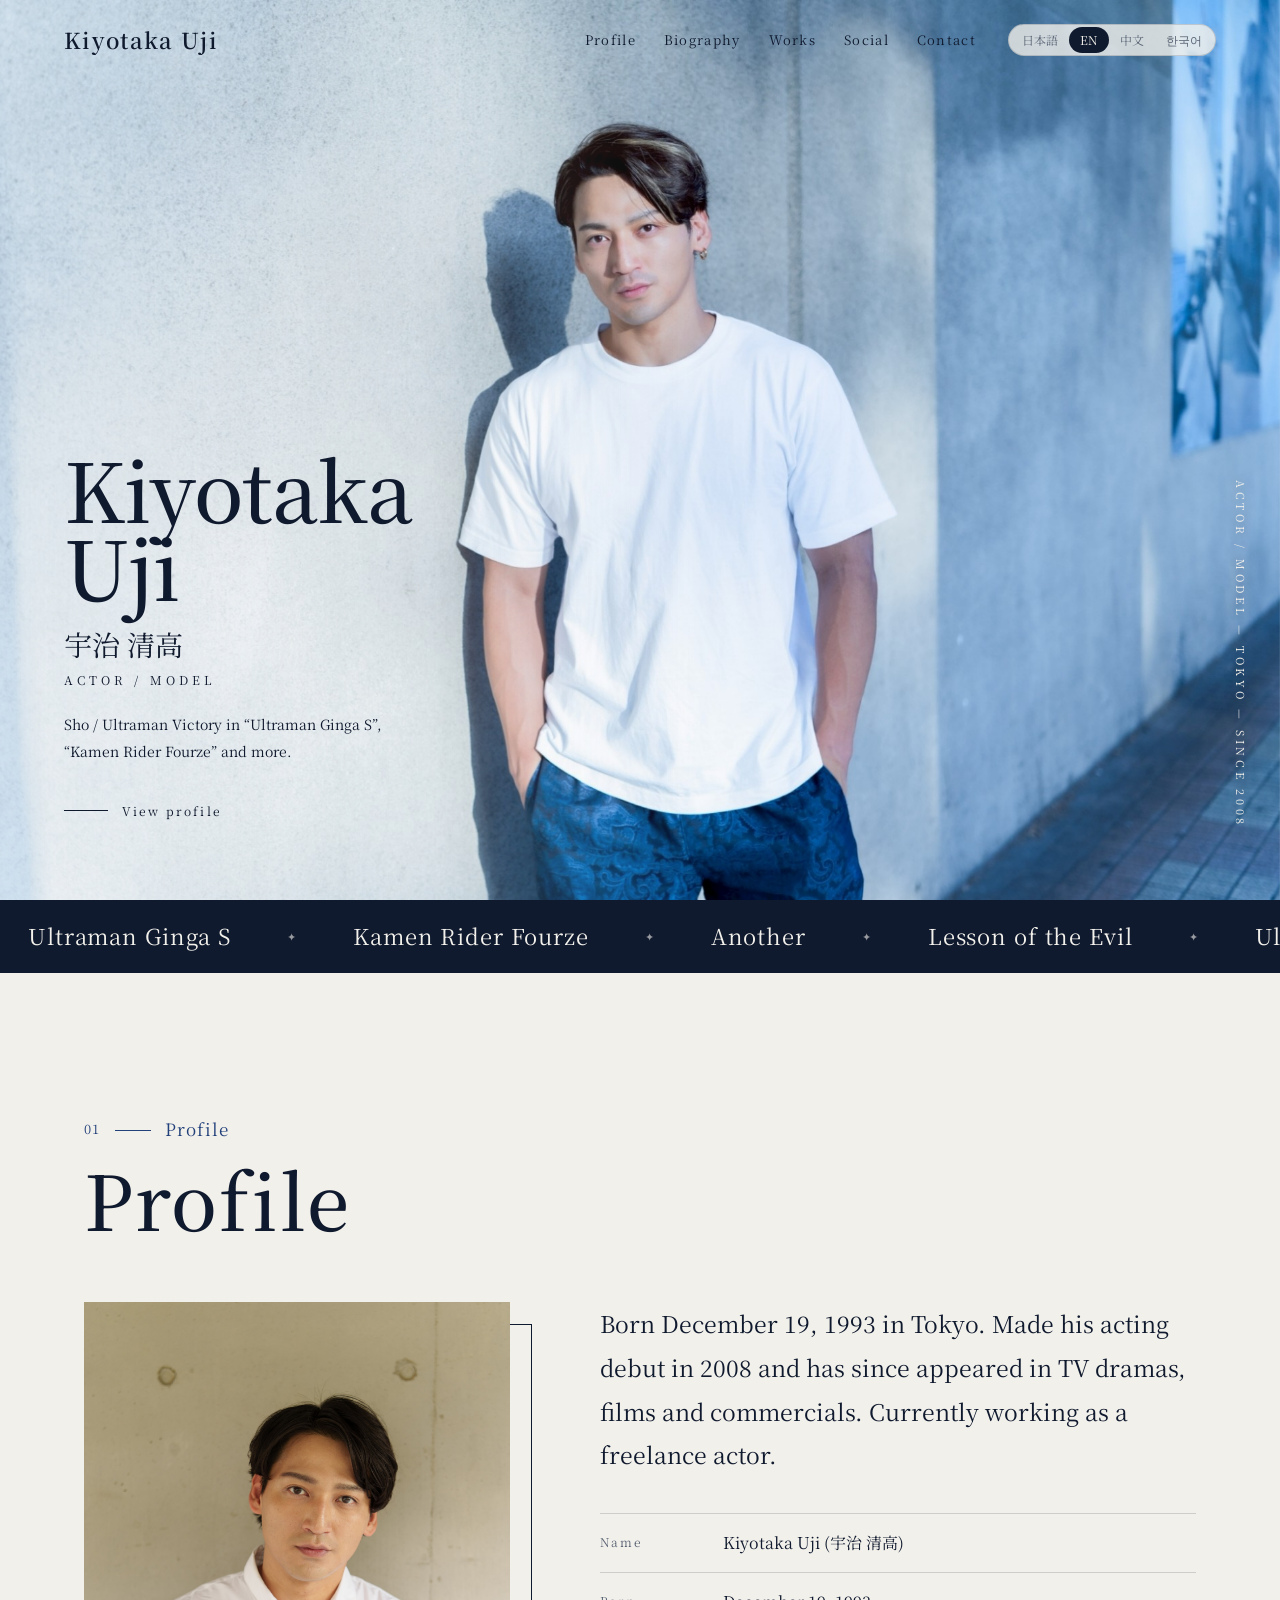
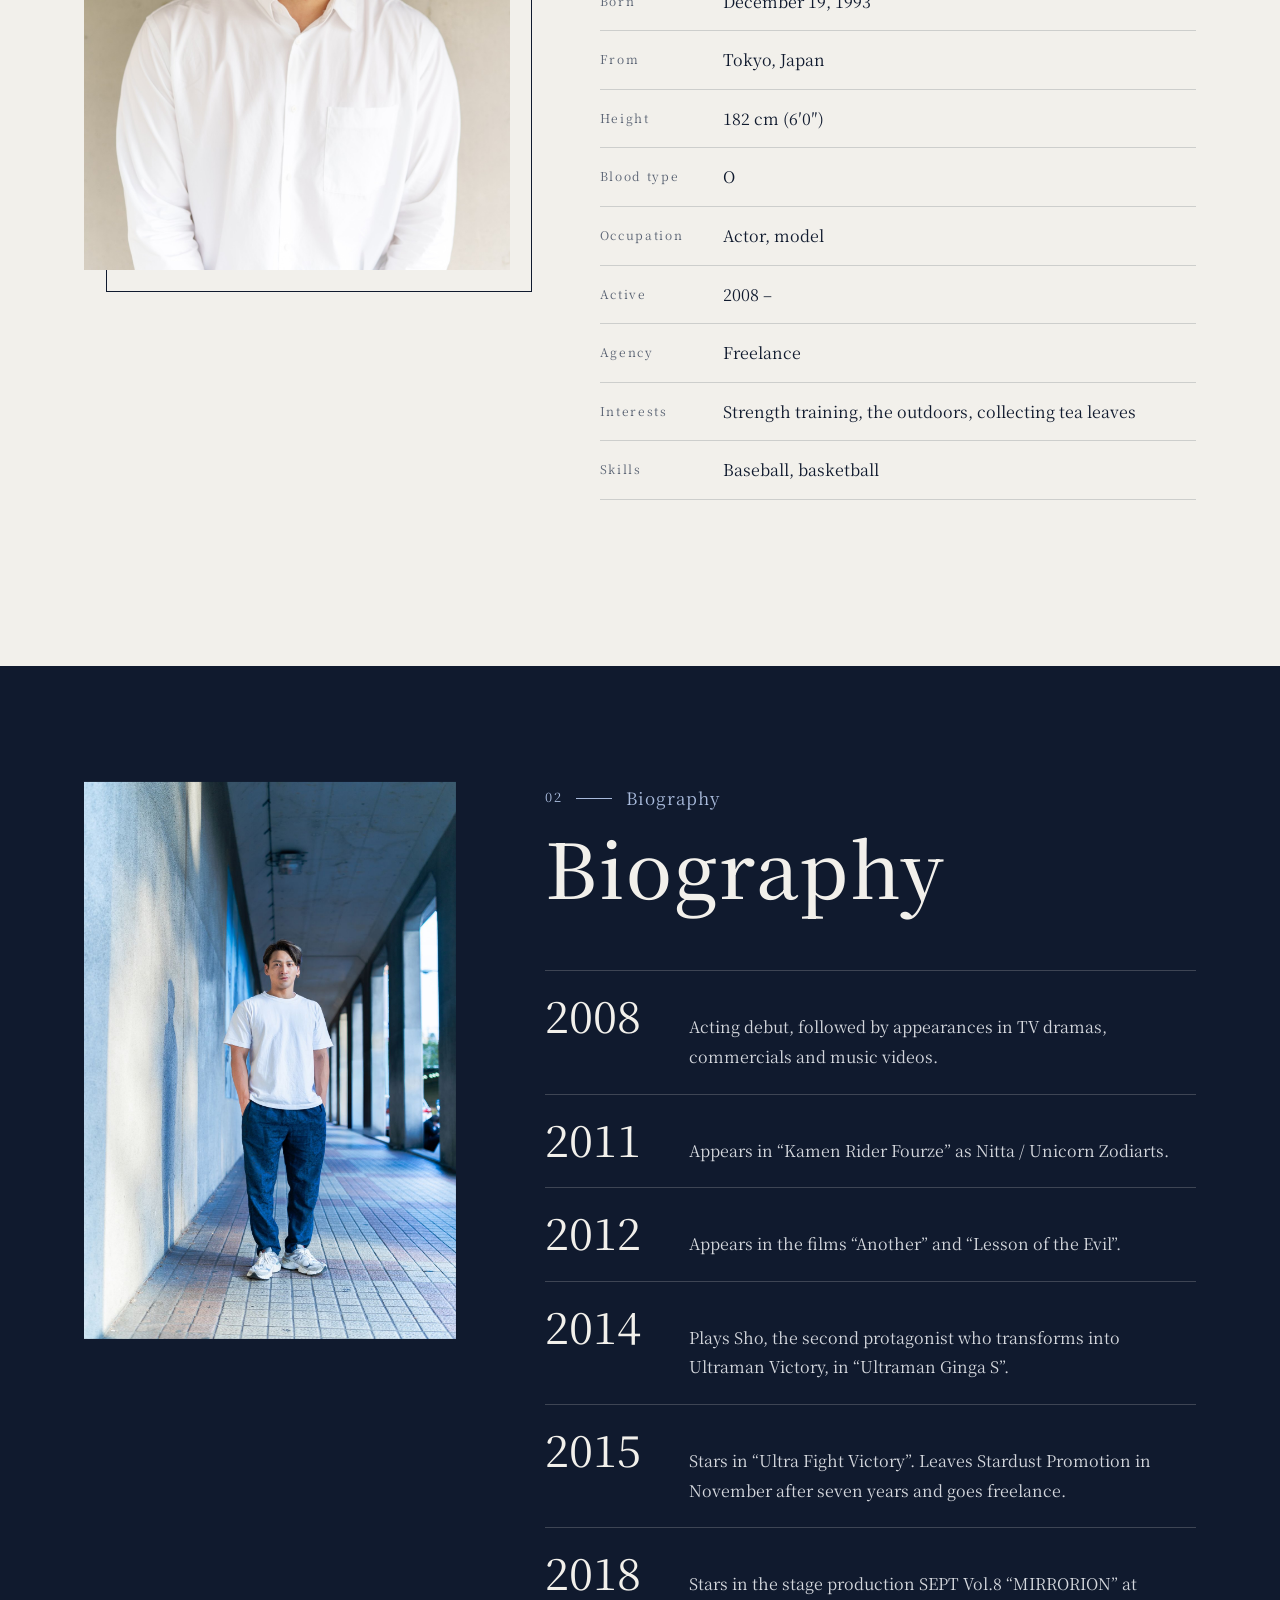
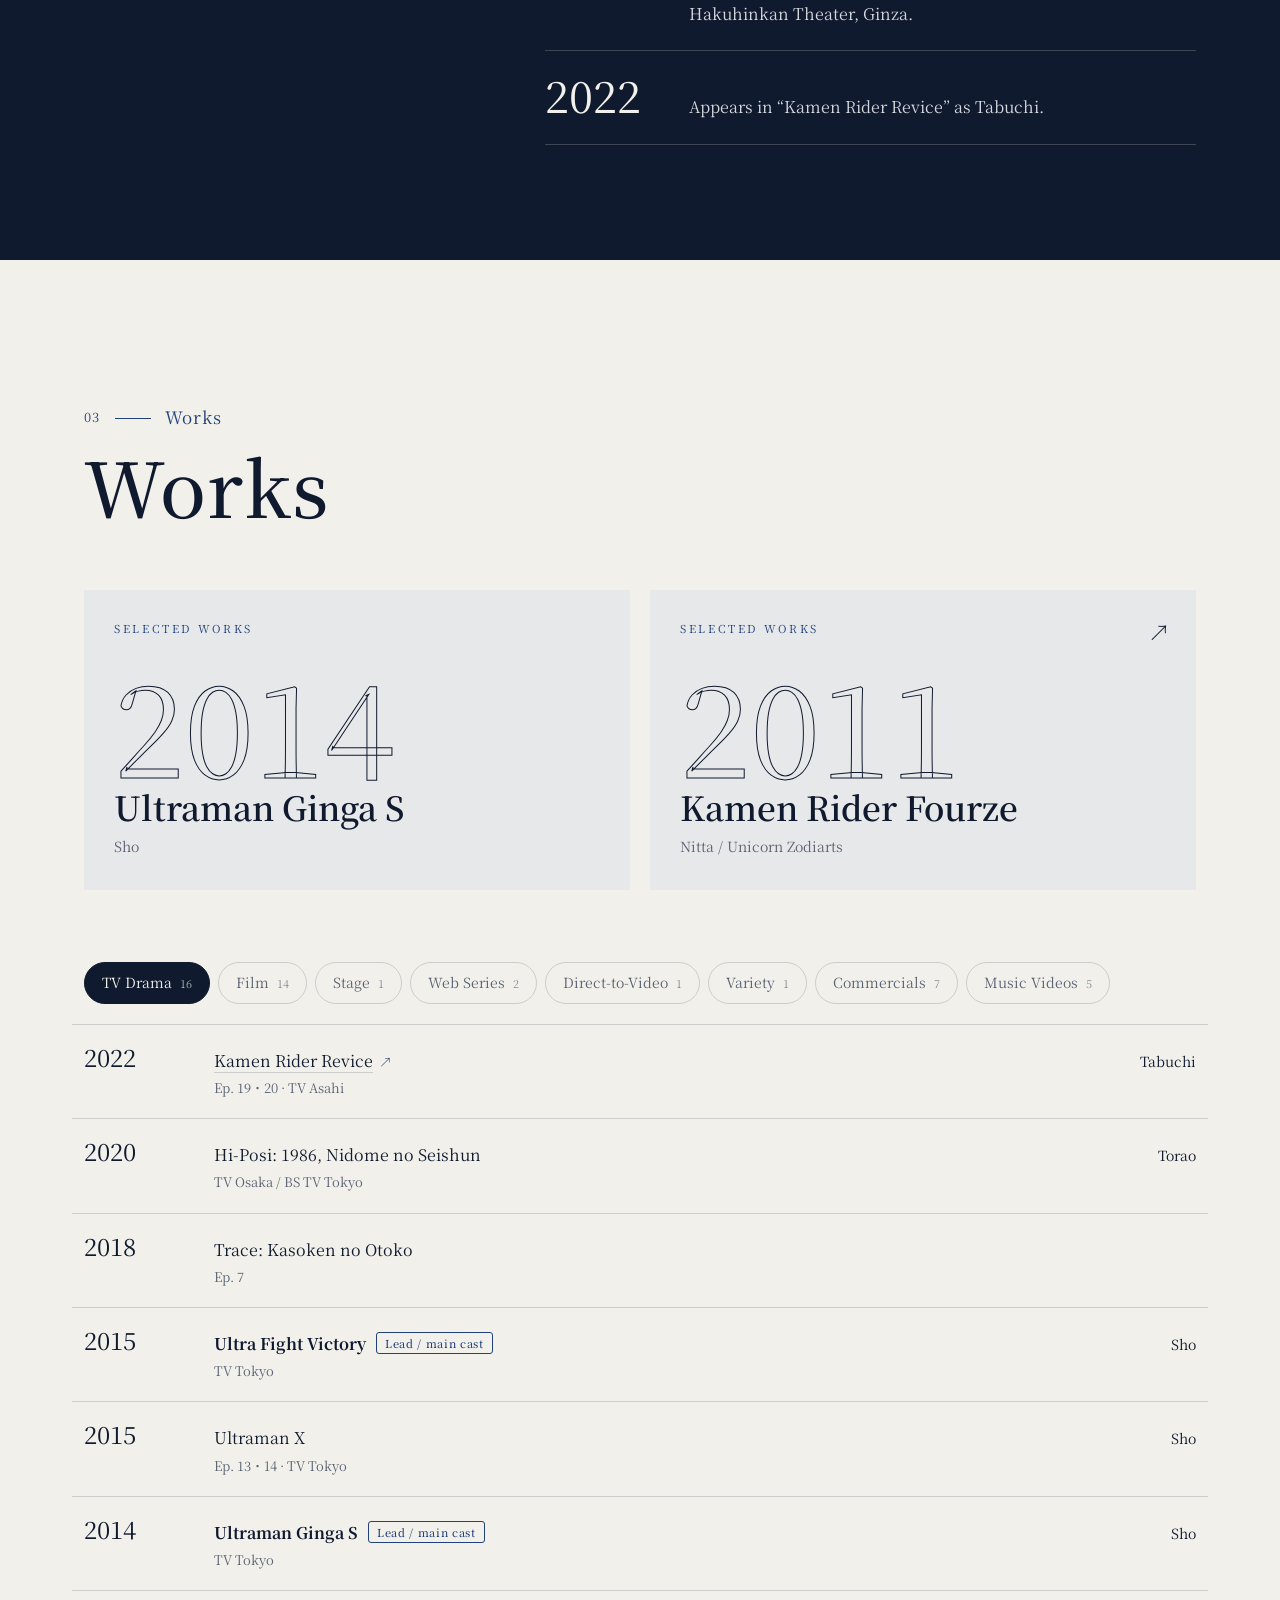
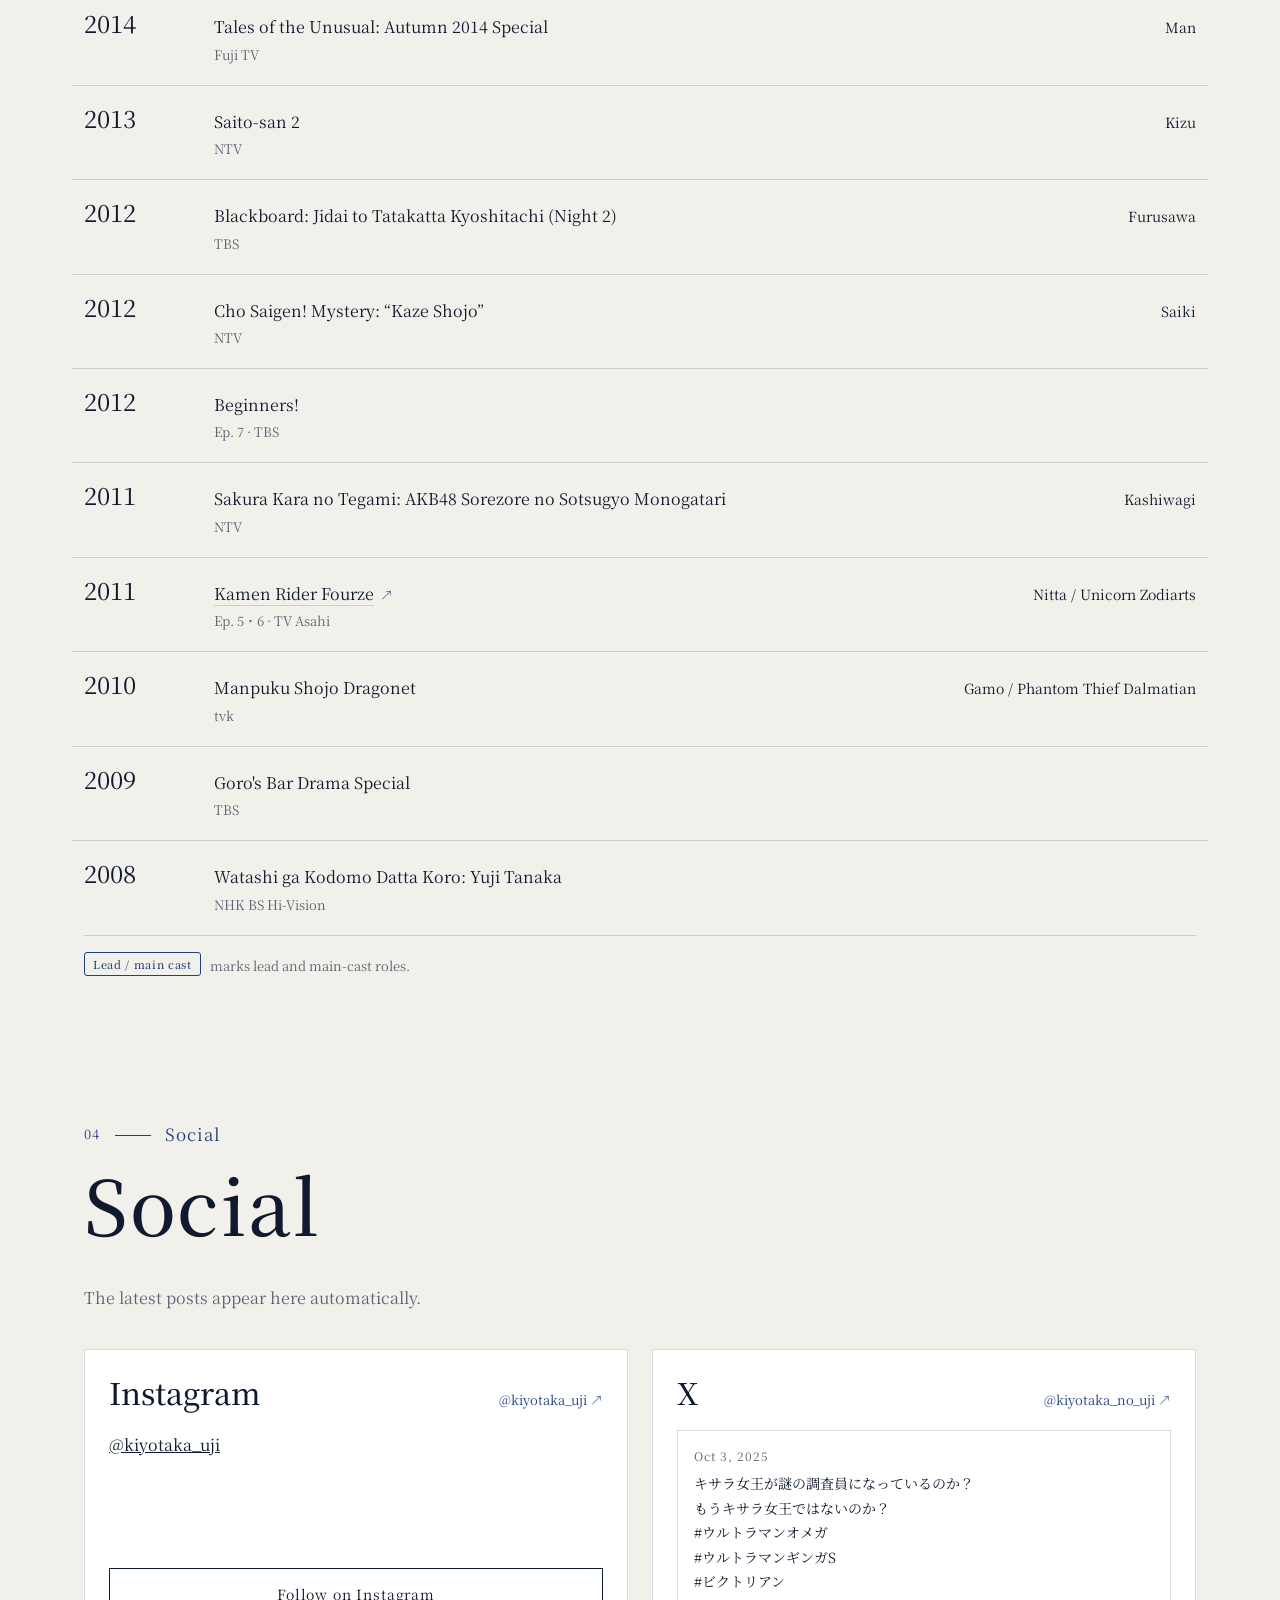
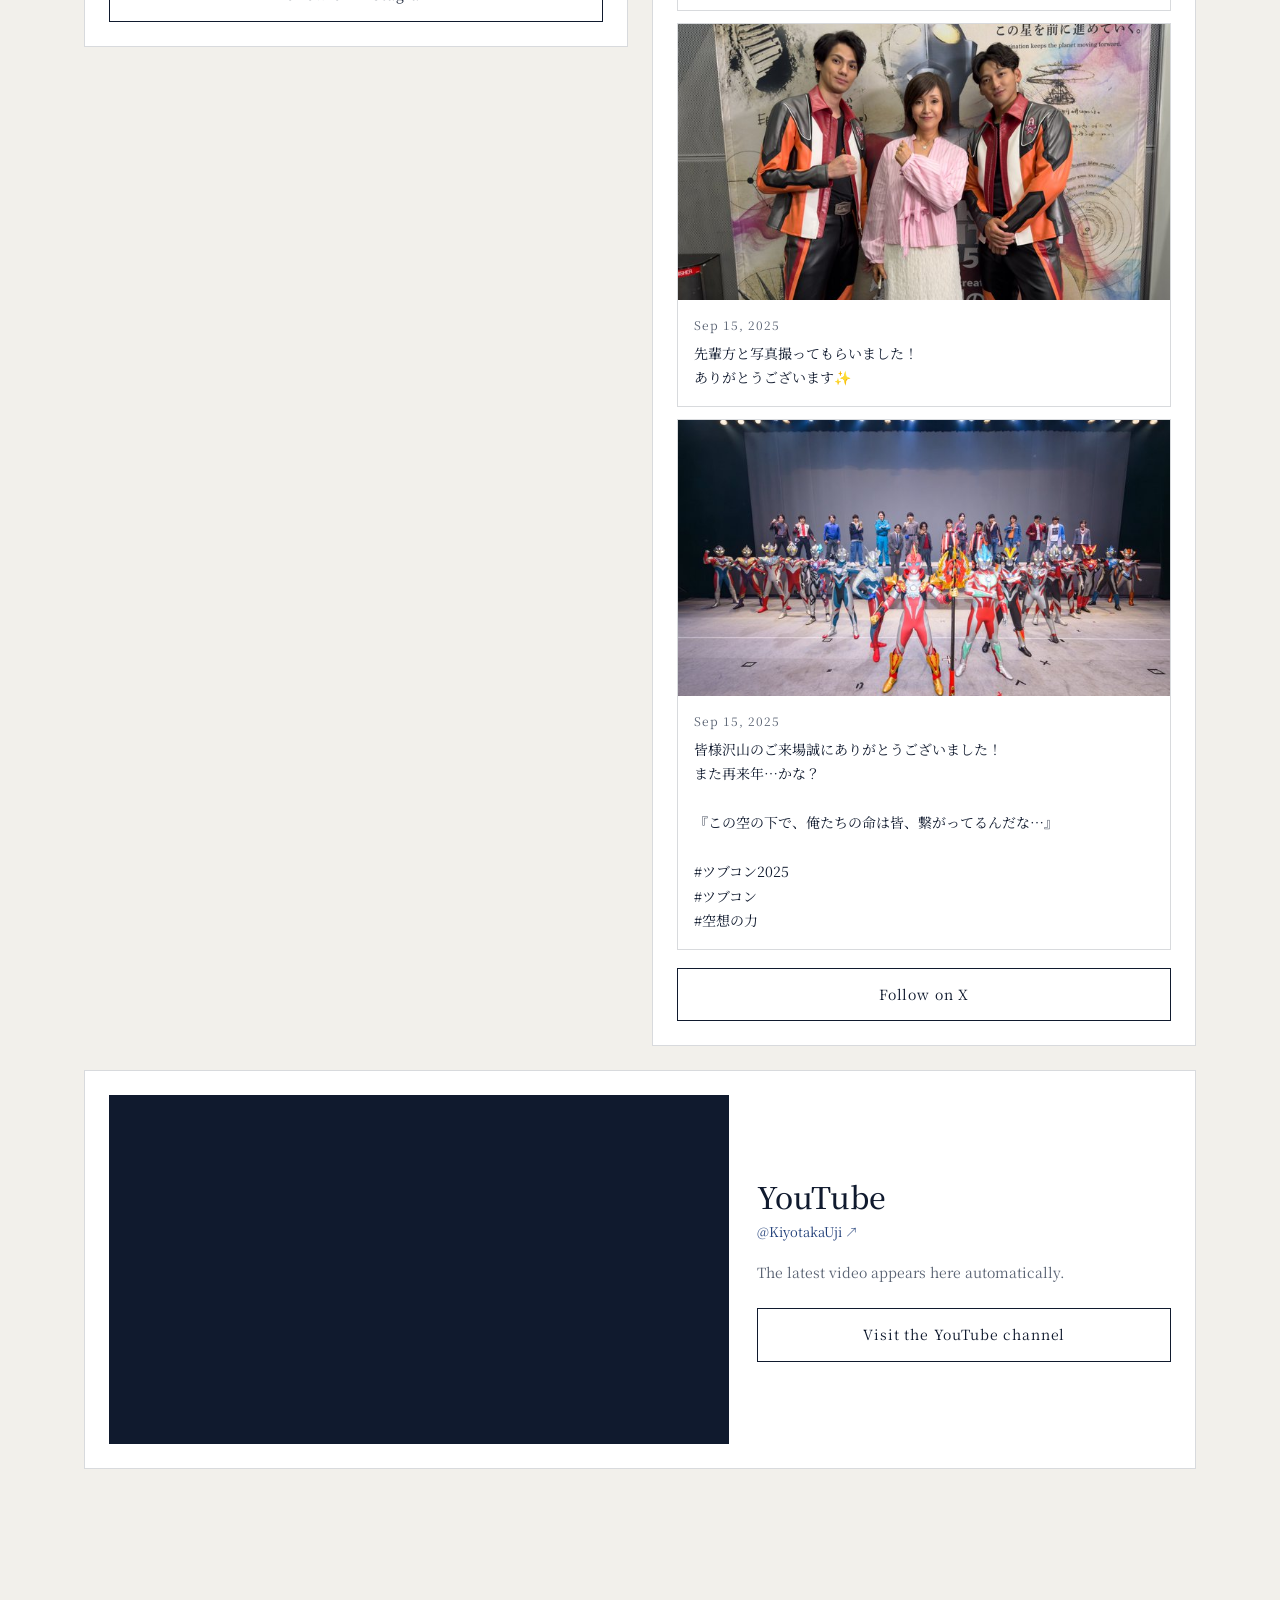
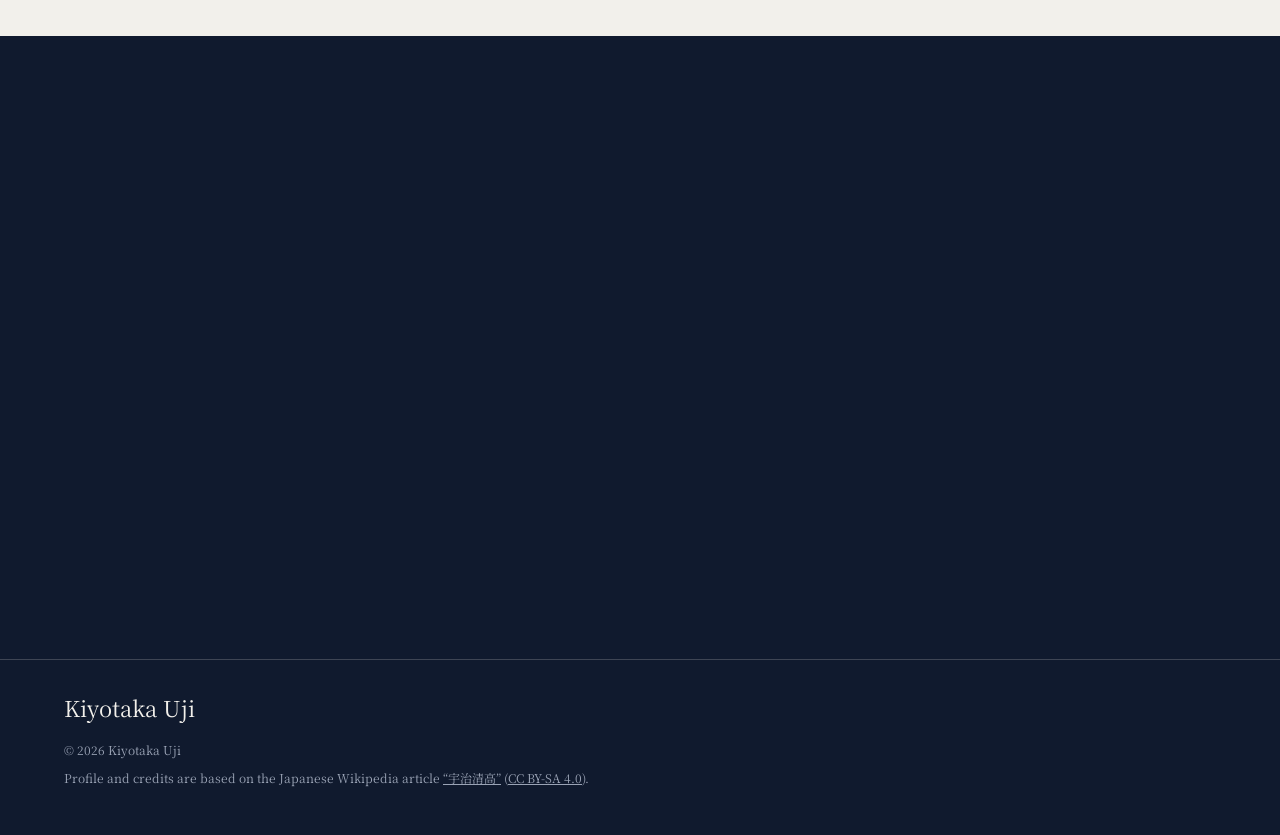
<file: en/index.html>
<!doctype html>
<html lang="en" data-lang="en" data-root="../">
<head>
<meta charset="utf-8">
<meta name="viewport" content="width=device-width, initial-scale=1">
<title>Kiyotaka Uji | Official Site – Japanese Actor &amp; Model</title>
<meta name="description" content="Official website of Japanese actor and model Kiyotaka Uji (宇治清高), known as Sho / Ultraman Victory in “Ultraman Ginga S” and for “Kamen Rider Fourze”. Profile, filmography, latest social posts and booking contact.">
<meta name="author" content="Kiyotaka Uji">
<meta name="robots" content="index, follow, max-image-preview:large">
<link rel="canonical" href="https://kiyogod1219-maker.github.io/en/">
<link rel="alternate" hreflang="ja" href="https://kiyogod1219-maker.github.io/">
<link rel="alternate" hreflang="en" href="https://kiyogod1219-maker.github.io/en/">
<link rel="alternate" hreflang="zh-Hans" href="https://kiyogod1219-maker.github.io/zh/">
<link rel="alternate" hreflang="ko" href="https://kiyogod1219-maker.github.io/ko/">
<link rel="alternate" hreflang="x-default" href="https://kiyogod1219-maker.github.io/">
<meta property="og:type" content="profile">
<meta property="og:site_name" content="Kiyotaka Uji Official Site">
<meta property="og:title" content="Kiyotaka Uji | Official Site – Japanese Actor &amp; Model">
<meta property="og:description" content="Official website of Japanese actor and model Kiyotaka Uji (宇治清高), known as Sho / Ultraman Victory in “Ultraman Ginga S” and for “Kamen Rider Fourze”. Profile, filmography, latest social posts and booking contact.">
<meta property="og:url" content="https://kiyogod1219-maker.github.io/en/">
<meta property="og:image" content="https://kiyogod1219-maker.github.io/images/og.jpg">
<meta property="og:image:width" content="1200">
<meta property="og:image:height" content="630">
<meta property="og:image:alt" content="Kiyotaka Uji, Japanese actor and model">
<meta property="og:locale" content="en_US">
<meta property="og:locale:alternate" content="ja_JP">
<meta property="og:locale:alternate" content="zh_CN">
<meta property="og:locale:alternate" content="ko_KR">
<meta property="profile:first_name" content="Kiyotaka">
<meta property="profile:last_name" content="Uji">
<meta name="twitter:card" content="summary_large_image">
<meta name="twitter:site" content="@kiyotaka_no_uji">
<meta name="twitter:creator" content="@kiyotaka_no_uji">
<meta name="twitter:title" content="Kiyotaka Uji | Official Site – Japanese Actor &amp; Model">
<meta name="twitter:description" content="Official website of Japanese actor and model Kiyotaka Uji (宇治清高), known as Sho / Ultraman Victory in “Ultraman Ginga S” and for “Kamen Rider Fourze”. Profile, filmography, latest social posts and booking contact.">
<meta name="twitter:image" content="https://kiyogod1219-maker.github.io/images/og.jpg">
<meta name="twitter:image:alt" content="Kiyotaka Uji, Japanese actor and model">
<meta name="theme-color" content="#f2f0eb">
<link rel="icon" type="image/png" sizes="96x96" href="../favicon.png">
<link rel="apple-touch-icon" href="../apple-touch-icon.png">
<link rel="preconnect" href="https://fonts.googleapis.com">
<link rel="preconnect" href="https://fonts.gstatic.com" crossorigin>
<link href="https://fonts.googleapis.com/css2?family=Noto+Serif+JP:wght@400;500;700&display=swap" rel="stylesheet">
<link rel="preload" as="image" href="../images/hero.jpg" fetchpriority="high">
<link rel="stylesheet" href="../assets/style.css">
<script type="application/ld+json">{"@context":"https://schema.org","@graph":[{"@type":"WebSite","@id":"https://kiyogod1219-maker.github.io/#website","url":"https://kiyogod1219-maker.github.io/","name":"Kiyotaka Uji Official Site","inLanguage":["ja","en","zh-Hans","ko"],"publisher":{"@id":"https://kiyogod1219-maker.github.io/#person"}},{"@type":"ProfilePage","@id":"https://kiyogod1219-maker.github.io/en/#webpage","url":"https://kiyogod1219-maker.github.io/en/","name":"Kiyotaka Uji | Official Site – Japanese Actor & Model","description":"Official website of Japanese actor and model Kiyotaka Uji (宇治清高), known as Sho / Ultraman Victory in “Ultraman Ginga S” and for “Kamen Rider Fourze”. Profile, filmography, latest social posts and booking contact.","inLanguage":"en","isPartOf":{"@id":"https://kiyogod1219-maker.github.io/#website"},"primaryImageOfPage":{"@type":"ImageObject","url":"https://kiyogod1219-maker.github.io/images/og.jpg","width":1200,"height":630},"mainEntity":{"@id":"https://kiyogod1219-maker.github.io/#person"}},{"@type":"Person","@id":"https://kiyogod1219-maker.github.io/#person","name":"Kiyotaka Uji","alternateName":["宇治清高","宇治 清高","Kiyotaka Uji","うじ きよたか","ウジ キヨタカ","우지 키요타카"],"url":"https://kiyogod1219-maker.github.io/","image":["https://kiyogod1219-maker.github.io/images/profile.jpg","https://kiyogod1219-maker.github.io/images/hero.jpg","https://kiyogod1219-maker.github.io/images/portrait.jpg"],"description":"Official website of Japanese actor and model Kiyotaka Uji (宇治清高), known as Sho / Ultraman Victory in “Ultraman Ginga S” and for “Kamen Rider Fourze”. Profile, filmography, latest social posts and booking contact.","birthDate":"1993-12-19","birthPlace":{"@type":"Place","name":"Tokyo, Japan"},"nationality":{"@type":"Country","name":"Japan"},"gender":"Male","height":{"@type":"QuantitativeValue","value":182,"unitCode":"CMT"},"jobTitle":["Actor","Model"],"hasOccupation":[{"@type":"Occupation","name":"Actor"},{"@type":"Occupation","name":"Model"}],"sameAs":["https://ja.wikipedia.org/wiki/宇治清高","https://ko.wikipedia.org/wiki/우지_키요타카","https://x.com/kiyotaka_no_uji","https://www.instagram.com/kiyotaka_uji/","https://www.youtube.com/@KiyotakaUji"]}]}</script>
</head>
<body>

<header class="site-header" id="top">
  <a class="brand" href="#top">Kiyotaka Uji</a>
  <nav class="nav" id="nav" aria-label="Main">
    <a href="#profile">Profile</a>
    <a href="#biography">Biography</a>
    <a href="#works">Works</a>
    <a href="#sns">Social</a>
    <a href="#contact">Contact</a>
  </nav>
  <nav class="lang" aria-label="Language">
    <a href="../" hreflang="ja" lang="ja">日本語</a>
    <a href="../en/" hreflang="en" lang="en" aria-current="page">EN</a>
    <a href="../zh/" hreflang="zh-Hans" lang="zh-Hans">中文</a>
    <a href="../ko/" hreflang="ko" lang="ko">한국어</a>
  </nav>
  <button type="button" class="menu-button" id="menu-button" aria-expanded="false" aria-controls="nav" aria-label="Menu"><span></span><span></span></button>
</header>

<main>
  <section class="hero" aria-labelledby="hero-name">
    <img class="hero-photo" src="../images/hero.jpg" alt="Kiyotaka Uji, Japanese actor and model" width="2000" height="1333" fetchpriority="high">
    <div class="hero-inner is-stacked">
      <h1 id="hero-name" class="hero-name"><span>Kiyotaka</span><span>Uji</span></h1>
      <div class="hero-text">
        <p class="hero-sub">宇治 清高</p>
        <p class="hero-role">Actor / Model</p>
        <p class="hero-lead">Sho / Ultraman Victory in “Ultraman Ginga S”, “Kamen Rider Fourze” and more.</p>
        <a class="hero-scroll" href="#profile"><span>View profile</span></a>
      </div>
    </div>
    <p class="hero-side" aria-hidden="true">Actor / Model — Tokyo — Since 2008</p>
  </section>

  <div class="marquee" aria-hidden="true">
    <div class="marquee-track"><span>Ultraman Ginga S</span><span>Kamen Rider Fourze</span><span>Another</span><span>Lesson of the Evil</span><span>Ultra Fight Victory</span><span>Kamen Rider Revice</span><span>Mirrorion</span><span>Ultraman Ginga S</span><span>Kamen Rider Fourze</span><span>Another</span><span>Lesson of the Evil</span><span>Ultra Fight Victory</span><span>Kamen Rider Revice</span><span>Mirrorion</span></div>
  </div>

  <section class="section" id="profile">
    <div class="section-head" data-reveal>
      <p class="eyebrow"><span>01</span>Profile</p>
      <h2>Profile</h2>
    </div>
    <div class="profile-grid">
      <figure class="profile-photo" data-reveal>
        <img src="../images/profile.jpg" alt="Kiyotaka Uji, Japanese actor and model" width="1501" height="2000" loading="lazy" decoding="async">
      </figure>
      <div data-reveal>
        <p class="profile-intro">Born December 19, 1993 in Tokyo. Made his acting debut in 2008 and has since appeared in TV dramas, films and commercials. Currently working as a freelance actor.</p>
        <dl class="facts">
          <dt>Name</dt><dd>Kiyotaka Uji (宇治 清高)</dd>
          <dt>Born</dt><dd>December 19, 1993</dd>
          <dt>From</dt><dd>Tokyo, Japan</dd>
          <dt>Height</dt><dd>182 cm (6′0″)</dd>
          <dt>Blood type</dt><dd>O</dd>
          <dt>Occupation</dt><dd>Actor, model</dd>
          <dt>Active</dt><dd>2008 –</dd>
          <dt>Agency</dt><dd>Freelance</dd>
          <dt>Interests</dt><dd>Strength training, the outdoors, collecting tea leaves</dd>
          <dt>Skills</dt><dd>Baseball, basketball</dd>
        </dl>
      </div>
    </div>
  </section>

  <section class="band" id="biography">
    <div class="band-inner">
      <figure class="bio-photo" data-reveal>
        <img src="../images/portrait.jpg" alt="Kiyotaka Uji, Japanese actor and model" width="1334" height="2000" loading="lazy" decoding="async">
      </figure>
      <div>
        <div class="section-head" data-reveal>
          <p class="eyebrow"><span>02</span>Biography</p>
          <h2>Biography</h2>
        </div>
        <ol class="timeline">
          <li><span class="timeline-year">2008</span><p>Acting debut, followed by appearances in TV dramas, commercials and music videos.</p></li>
          <li><span class="timeline-year">2011</span><p>Appears in “Kamen Rider Fourze” as Nitta / Unicorn Zodiarts.</p></li>
          <li><span class="timeline-year">2012</span><p>Appears in the films “Another” and “Lesson of the Evil”.</p></li>
          <li><span class="timeline-year">2014</span><p>Plays Sho, the second protagonist who transforms into Ultraman Victory, in “Ultraman Ginga S”.</p></li>
          <li><span class="timeline-year">2015</span><p>Stars in “Ultra Fight Victory”. Leaves Stardust Promotion in November after seven years and goes freelance.</p></li>
          <li><span class="timeline-year">2018</span><p>Stars in the stage production SEPT Vol.8 “MIRRORION” at Hakuhinkan Theater, Ginza.</p></li>
          <li><span class="timeline-year">2022</span><p>Appears in “Kamen Rider Revice” as Tabuchi.</p></li>
        </ol>
      </div>
    </div>
  </section>

  <section class="section" id="works">
    <div class="section-head" data-reveal>
      <p class="eyebrow"><span>03</span>Works</p>
      <h2>Works</h2>
    </div>
    <div class="features" data-reveal>
      <div class="feature"><span class="feature-label">Selected works</span><span class="feature-year">2014</span><strong class="feature-title">Ultraman Ginga S</strong><span class="feature-role">Sho</span></div>
      <a class="feature" href="https://www.kamen-rider-official.com/series/fourze/" target="_blank" rel="noopener"><span class="feature-label">Selected works</span><span class="feature-year">2011</span><strong class="feature-title">Kamen Rider Fourze</strong><span class="feature-role">Nitta / Unicorn Zodiarts</span><span class="feature-arrow" aria-hidden="true">↗</span></a>
    </div>
    <div class="tabs" id="work-tabs" role="tablist">
      <button type="button" class="tab" role="tab" data-cat="tv" aria-selected="true">TV Drama<span class="tab-count">16</span></button>
      <button type="button" class="tab" role="tab" data-cat="film" aria-selected="false">Film<span class="tab-count">14</span></button>
      <button type="button" class="tab" role="tab" data-cat="stage" aria-selected="false">Stage<span class="tab-count">1</span></button>
      <button type="button" class="tab" role="tab" data-cat="web" aria-selected="false">Web Series<span class="tab-count">2</span></button>
      <button type="button" class="tab" role="tab" data-cat="video" aria-selected="false">Direct-to-Video<span class="tab-count">1</span></button>
      <button type="button" class="tab" role="tab" data-cat="variety" aria-selected="false">Variety<span class="tab-count">1</span></button>
      <button type="button" class="tab" role="tab" data-cat="cm" aria-selected="false">Commercials<span class="tab-count">7</span></button>
      <button type="button" class="tab" role="tab" data-cat="mv" aria-selected="false">Music Videos<span class="tab-count">5</span></button>
    </div>
    <section class="work-group" data-cat="tv">
      <h3 class="work-group-title">TV Drama</h3>
      <ul class="work-list">
        <li class="work"><span class="work-year">2022</span><div class="work-body"><p class="work-title"><a href="https://www.kamen-rider-official.com/series/revice/" target="_blank" rel="noopener" title="Open the official page">Kamen Rider Revice<span class="work-arrow" aria-hidden="true">↗</span></a></p><p class="work-meta">Ep. 19・20 · TV Asahi</p></div><span class="work-role">Tabuchi</span></li>
        <li class="work"><span class="work-year">2020</span><div class="work-body"><p class="work-title">Hi-Posi: 1986, Nidome no Seishun</p><p class="work-meta">TV Osaka / BS TV Tokyo</p></div><span class="work-role">Torao</span></li>
        <li class="work"><span class="work-year">2018</span><div class="work-body"><p class="work-title">Trace: Kasoken no Otoko</p><p class="work-meta">Ep. 7</p></div><span class="work-role"></span></li>
        <li class="work is-main"><span class="work-year">2015</span><div class="work-body"><p class="work-title">Ultra Fight Victory<span class="badge">Lead / main cast</span></p><p class="work-meta">TV Tokyo</p></div><span class="work-role">Sho</span></li>
        <li class="work"><span class="work-year">2015</span><div class="work-body"><p class="work-title">Ultraman X</p><p class="work-meta">Ep. 13・14 · TV Tokyo</p></div><span class="work-role">Sho</span></li>
        <li class="work is-main"><span class="work-year">2014</span><div class="work-body"><p class="work-title">Ultraman Ginga S<span class="badge">Lead / main cast</span></p><p class="work-meta">TV Tokyo</p></div><span class="work-role">Sho</span></li>
        <li class="work"><span class="work-year">2014</span><div class="work-body"><p class="work-title">Tales of the Unusual: Autumn 2014 Special</p><p class="work-meta">Fuji TV</p></div><span class="work-role">Man</span></li>
        <li class="work"><span class="work-year">2013</span><div class="work-body"><p class="work-title">Saito-san 2</p><p class="work-meta">NTV</p></div><span class="work-role">Kizu</span></li>
        <li class="work"><span class="work-year">2012</span><div class="work-body"><p class="work-title">Blackboard: Jidai to Tatakatta Kyoshitachi (Night 2)</p><p class="work-meta">TBS</p></div><span class="work-role">Furusawa</span></li>
        <li class="work"><span class="work-year">2012</span><div class="work-body"><p class="work-title">Cho Saigen! Mystery: “Kaze Shojo”</p><p class="work-meta">NTV</p></div><span class="work-role">Saiki</span></li>
        <li class="work"><span class="work-year">2012</span><div class="work-body"><p class="work-title">Beginners!</p><p class="work-meta">Ep. 7 · TBS</p></div><span class="work-role"></span></li>
        <li class="work"><span class="work-year">2011</span><div class="work-body"><p class="work-title">Sakura Kara no Tegami: AKB48 Sorezore no Sotsugyo Monogatari</p><p class="work-meta">NTV</p></div><span class="work-role">Kashiwagi</span></li>
        <li class="work"><span class="work-year">2011</span><div class="work-body"><p class="work-title"><a href="https://www.kamen-rider-official.com/series/fourze/" target="_blank" rel="noopener" title="Open the official page">Kamen Rider Fourze<span class="work-arrow" aria-hidden="true">↗</span></a></p><p class="work-meta">Ep. 5・6 · TV Asahi</p></div><span class="work-role">Nitta / Unicorn Zodiarts</span></li>
        <li class="work"><span class="work-year">2010</span><div class="work-body"><p class="work-title">Manpuku Shojo Dragonet</p><p class="work-meta">tvk</p></div><span class="work-role">Gamo / Phantom Thief Dalmatian</span></li>
        <li class="work"><span class="work-year">2009</span><div class="work-body"><p class="work-title">Goro's Bar Drama Special</p><p class="work-meta">TBS</p></div><span class="work-role"></span></li>
        <li class="work"><span class="work-year">2008</span><div class="work-body"><p class="work-title">Watashi ga Kodomo Datta Koro: Yuji Tanaka</p><p class="work-meta">NHK BS Hi-Vision</p></div><span class="work-role"></span></li>
      </ul>
    </section>
    <section class="work-group" data-cat="film">
      <h3 class="work-group-title">Film</h3>
      <ul class="work-list">
        <li class="work"><span class="work-year">2022</span><div class="work-body"><p class="work-title"><a href="https://www.he-low.com/" target="_blank" rel="noopener" title="Open the official page">HE-LOW THE FINAL<span class="work-arrow" aria-hidden="true">↗</span></a></p></div><span class="work-role"></span></li>
        <li class="work"><span class="work-year">2021</span><div class="work-body"><p class="work-title">Detective Chinatown 3</p></div><span class="work-role">Detective</span></li>
        <li class="work"><span class="work-year">2021</span><div class="work-body"><p class="work-title"><a href="https://utsukushiki-yuwaku.jp/" target="_blank" rel="noopener" title="Open the official page">Beautiful Lure: A Modern Tale of “Painted Skin”<span class="work-arrow" aria-hidden="true">↗</span></a></p></div><span class="work-role">Nagata</span></li>
        <li class="work"><span class="work-year">2020</span><div class="work-body"><p class="work-title"><a href="https://m-78.jp/taiga/" target="_blank" rel="noopener" title="Open the official page">Ultraman Taiga The Movie: New Generation Climax<span class="work-arrow" aria-hidden="true">↗</span></a></p></div><span class="work-role">Sho</span></li>
        <li class="work"><span class="work-year">2017</span><div class="work-body"><p class="work-title"><a href="https://m-78.jp/orb/movie/" target="_blank" rel="noopener" title="Open the official page">Ultraman Orb The Movie: Lend Me the Power of Bonds!<span class="work-arrow" aria-hidden="true">↗</span></a></p></div><span class="work-role">Ultraman Victory (voice)</span></li>
        <li class="work"><span class="work-year">2016</span><div class="work-body"><p class="work-title">Dokumushi</p></div><span class="work-role">Toshio</span></li>
        <li class="work is-main"><span class="work-year">2015</span><div class="work-body"><p class="work-title">Ultraman Ginga S The Movie: Showdown! Ultra 10 Warriors!!<span class="badge">Lead / main cast</span></p></div><span class="work-role">Sho</span></li>
        <li class="work"><span class="work-year">2012</span><div class="work-body"><p class="work-title">Another</p></div><span class="work-role">Teshigawara</span></li>
        <li class="work"><span class="work-year">2012</span><div class="work-body"><p class="work-title">Kamen Rider Fourze the Movie: Space, Here We Come!</p></div><span class="work-role">Nitta (cameo)</span></li>
        <li class="work"><span class="work-year">2012</span><div class="work-body"><p class="work-title">Lesson of the Evil</p></div><span class="work-role">Matsui</span></li>
        <li class="work"><span class="work-year">2011</span><div class="work-body"><p class="work-title">Usotsuki Mii-kun to Kowareta Maa-chan</p></div><span class="work-role">Sugawara</span></li>
        <li class="work"><span class="work-year">2011</span><div class="work-body"><p class="work-title">Ringing in Their Ears</p></div><span class="work-role"></span></li>
        <li class="work"><span class="work-year">2010</span><div class="work-body"><p class="work-title">Memoirs of a Teenage Amnesiac</p></div><span class="work-role"></span></li>
        <li class="work"><span class="work-year">2009</span><div class="work-body"><p class="work-title">Be Sure to Share</p></div><span class="work-role">Kita (young)</span></li>
      </ul>
    </section>
    <section class="work-group" data-cat="stage">
      <h3 class="work-group-title">Stage</h3>
      <ul class="work-list">
        <li class="work is-main"><span class="work-year">2018</span><div class="work-body"><p class="work-title">SEPT Vol.8 “MIRRORION”<span class="badge">Lead / main cast</span></p><p class="work-meta">Hakuhinkan Theater, Ginza</p></div><span class="work-role">Naruse</span></li>
      </ul>
    </section>
    <section class="work-group" data-cat="web">
      <h3 class="work-group-title">Web Series</h3>
      <ul class="work-list">
        <li class="work"><span class="work-year">2021–22</span><div class="work-body"><p class="work-title"><a href="https://m-78.jp/galaxy-fight/tdc/" target="_blank" rel="noopener" title="Open the official page">Ultra Galaxy Fight: The Destined Crossroad<span class="work-arrow" aria-hidden="true">↗</span></a></p></div><span class="work-role">Ultraman Victory (voice)</span></li>
        <li class="work"><span class="work-year">2019</span><div class="work-body"><p class="work-title">Ultra Galaxy Fight: New Generation Heroes</p></div><span class="work-role">Ultraman Victory (voice)</span></li>
      </ul>
    </section>
    <section class="work-group" data-cat="video">
      <h3 class="work-group-title">Direct-to-Video</h3>
      <ul class="work-list">
        <li class="work"><span class="work-year">2023</span><div class="work-body"><p class="work-title">Revice Forward: Kamen Rider Live &amp; Evil &amp; Demons</p></div><span class="work-role">Tabuchi</span></li>
      </ul>
    </section>
    <section class="work-group" data-cat="variety">
      <h3 class="work-group-title">Variety</h3>
      <ul class="work-list">
        <li class="work"><span class="work-year">2010–11</span><div class="work-body"><p class="work-title">Fukashigi Tanteidan</p><p class="work-meta">NTV</p></div><span class="work-role"></span></li>
      </ul>
    </section>
    <section class="work-group" data-cat="cm">
      <h3 class="work-group-title">Commercials</h3>
      <ul class="work-list">
        <li class="work"><span class="work-year">2015</span><div class="work-body"><p class="work-title">Bandai “DX Knight Timbre”</p></div><span class="work-role"></span></li>
        <li class="work"><span class="work-year">2014–15</span><div class="work-body"><p class="work-title">JR East “JR SKI SKI”</p></div><span class="work-role"></span></li>
        <li class="work"><span class="work-year">2014</span><div class="work-body"><p class="work-title">Yakult “Mirouge”</p></div><span class="work-role"></span></li>
        <li class="work"><span class="work-year">2014</span><div class="work-body"><p class="work-title">Bandai “DX Victory Lancer”</p></div><span class="work-role"></span></li>
        <li class="work"><span class="work-year">2010</span><div class="work-body"><p class="work-title">Shiseido “Sea Breeze”</p></div><span class="work-role"></span></li>
        <li class="work"><span class="work-year">2008</span><div class="work-body"><p class="work-title">ANA (All Nippon Airways)</p></div><span class="work-role"></span></li>
        <li class="work"><span class="work-year">2008</span><div class="work-body"><p class="work-title">Ichishin Gakuin</p></div><span class="work-role"></span></li>
      </ul>
    </section>
    <section class="work-group" data-cat="mv">
      <h3 class="work-group-title">Music Videos</h3>
      <ul class="work-list">
        <li class="work"><span class="work-year">2012</span><div class="work-body"><p class="work-title">INFINITY16 welcomez MINMI &amp; JAY'ED “Ame Nochi Hare”</p></div><span class="work-role"></span></li>
        <li class="work"><span class="work-year">2010</span><div class="work-body"><p class="work-title">SEAMO “Hajimari to Owari”</p></div><span class="work-role"></span></li>
        <li class="work"><span class="work-year">2010</span><div class="work-body"><p class="work-title">LOVE “Watashi Au Mono”</p></div><span class="work-role"></span></li>
        <li class="work"><span class="work-year">2008</span><div class="work-body"><p class="work-title">GReeeeN “Kiseki”</p></div><span class="work-role"></span></li>
        <li class="work"><span class="work-year">2008</span><div class="work-body"><p class="work-title">Angela Aki “Tegami ~Haikei Jugo no Kimi e~”</p></div><span class="work-role"></span></li>
      </ul>
    </section>
    <p class="note"><span class="badge">Lead / main cast</span> <span>marks lead and main-cast roles.</span></p>
  </section>

  <section class="section" id="sns">
    <div class="section-head" data-reveal>
      <p class="eyebrow"><span>04</span>Social</p>
      <h2>Social</h2>
    </div>
    <p class="section-lead" data-reveal>The latest posts appear here automatically.</p>
    <div class="sns-grid">
      <article class="card" data-reveal>
        <header class="card-head">
          <h3>Instagram</h3>
          <a href="https://www.instagram.com/kiyotaka_uji/" target="_blank" rel="noopener">@kiyotaka_uji ↗</a>
        </header>
        <div id="ig-embed" class="embed"></div>
        <a class="button" href="https://www.instagram.com/kiyotaka_uji/" target="_blank" rel="noopener">Follow on Instagram</a>
      </article>
      <article class="card" data-reveal>
        <header class="card-head">
          <h3>X</h3>
          <a href="https://x.com/kiyotaka_no_uji" target="_blank" rel="noopener">@kiyotaka_no_uji ↗</a>
        </header>
        <div id="x-embed" class="embed"></div>
        <a class="button" href="https://x.com/kiyotaka_no_uji" target="_blank" rel="noopener">Follow on X</a>
      </article>
      <article class="card is-wide" data-reveal>
        <div class="video" id="yt-embed"></div>
        <div>
          <header class="card-head">
            <h3>YouTube</h3>
            <a href="https://www.youtube.com/@KiyotakaUji" target="_blank" rel="noopener">@KiyotakaUji ↗</a>
          </header>
          <p class="card-text">The latest video appears here automatically.</p>
          <a class="button" href="https://www.youtube.com/@KiyotakaUji" target="_blank" rel="noopener">Visit the YouTube channel</a>
        </div>
      </article>
    </div>
  </section>

  <section class="contact" id="contact">
    <div class="contact-inner" data-reveal>
      <p class="eyebrow"><span>05</span>Contact</p>
      <h2>Contact</h2>
      <p class="contact-text">For casting, booking and press inquiries, please get in touch below.</p>
      <div class="contact-actions">
        <a class="button is-primary" href="mailto:kiyotaka.uji.official@gmail.com">Send an email</a>
        <a class="button is-ghost" href="https://www.instagram.com/kiyotaka_uji/" target="_blank" rel="noopener">Message on Instagram</a>
        <a class="button is-ghost" href="https://x.com/kiyotaka_no_uji" target="_blank" rel="noopener">Message on X</a>
      </div>
      <p class="contact-mail">kiyotaka.uji.official@gmail.com</p>
    </div>
  </section>
</main>

<footer class="site-footer">
  <p class="footer-brand">Kiyotaka Uji</p>
  <p>© <span id="year">2026</span> Kiyotaka Uji</p>
  <p class="credit">Profile and credits are based on the Japanese Wikipedia article <a href="https://ja.wikipedia.org/wiki/宇治清高" target="_blank" rel="noopener">“宇治清高”</a> (<a href="https://creativecommons.org/licenses/by-sa/4.0/" target="_blank" rel="noopener">CC BY-SA 4.0</a>).</p>
</footer>

<script src="../assets/config.js"></script>
<script src="../assets/app.js"></script>
</body>
</html>
</file>
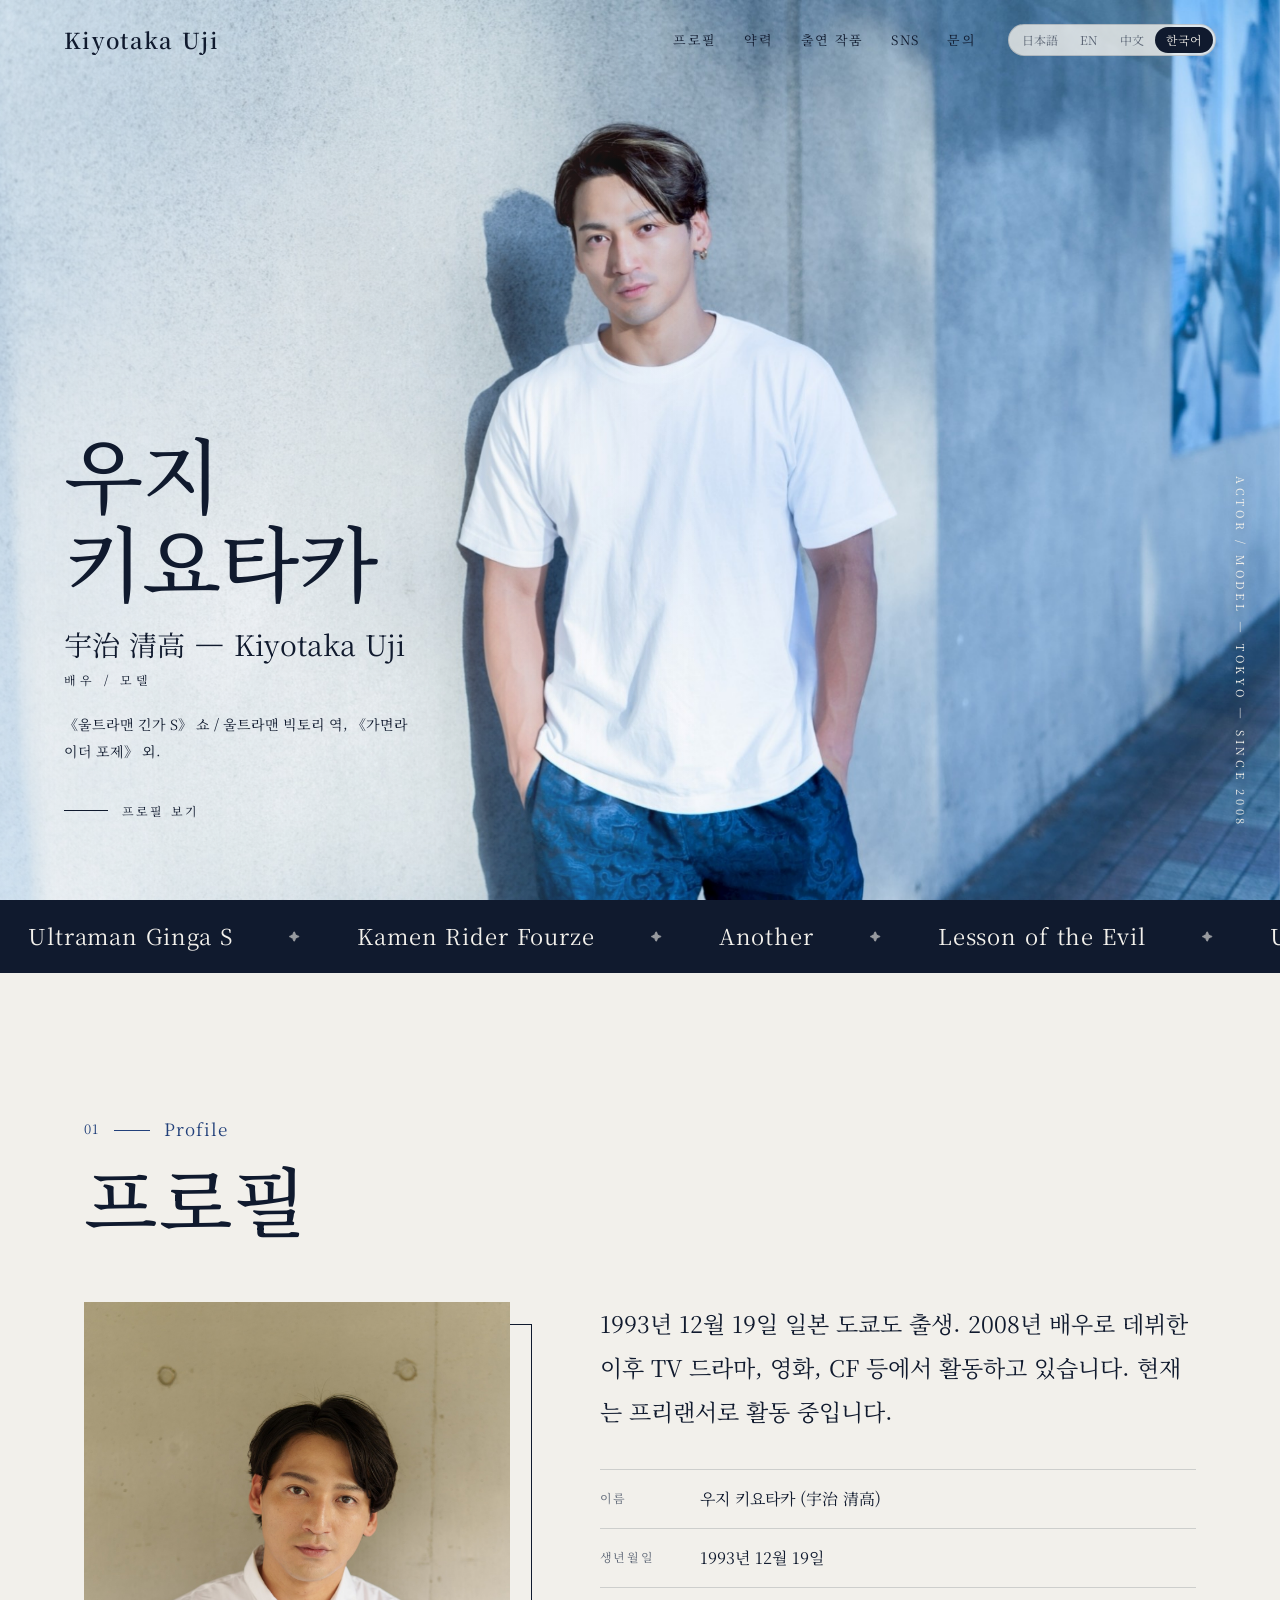
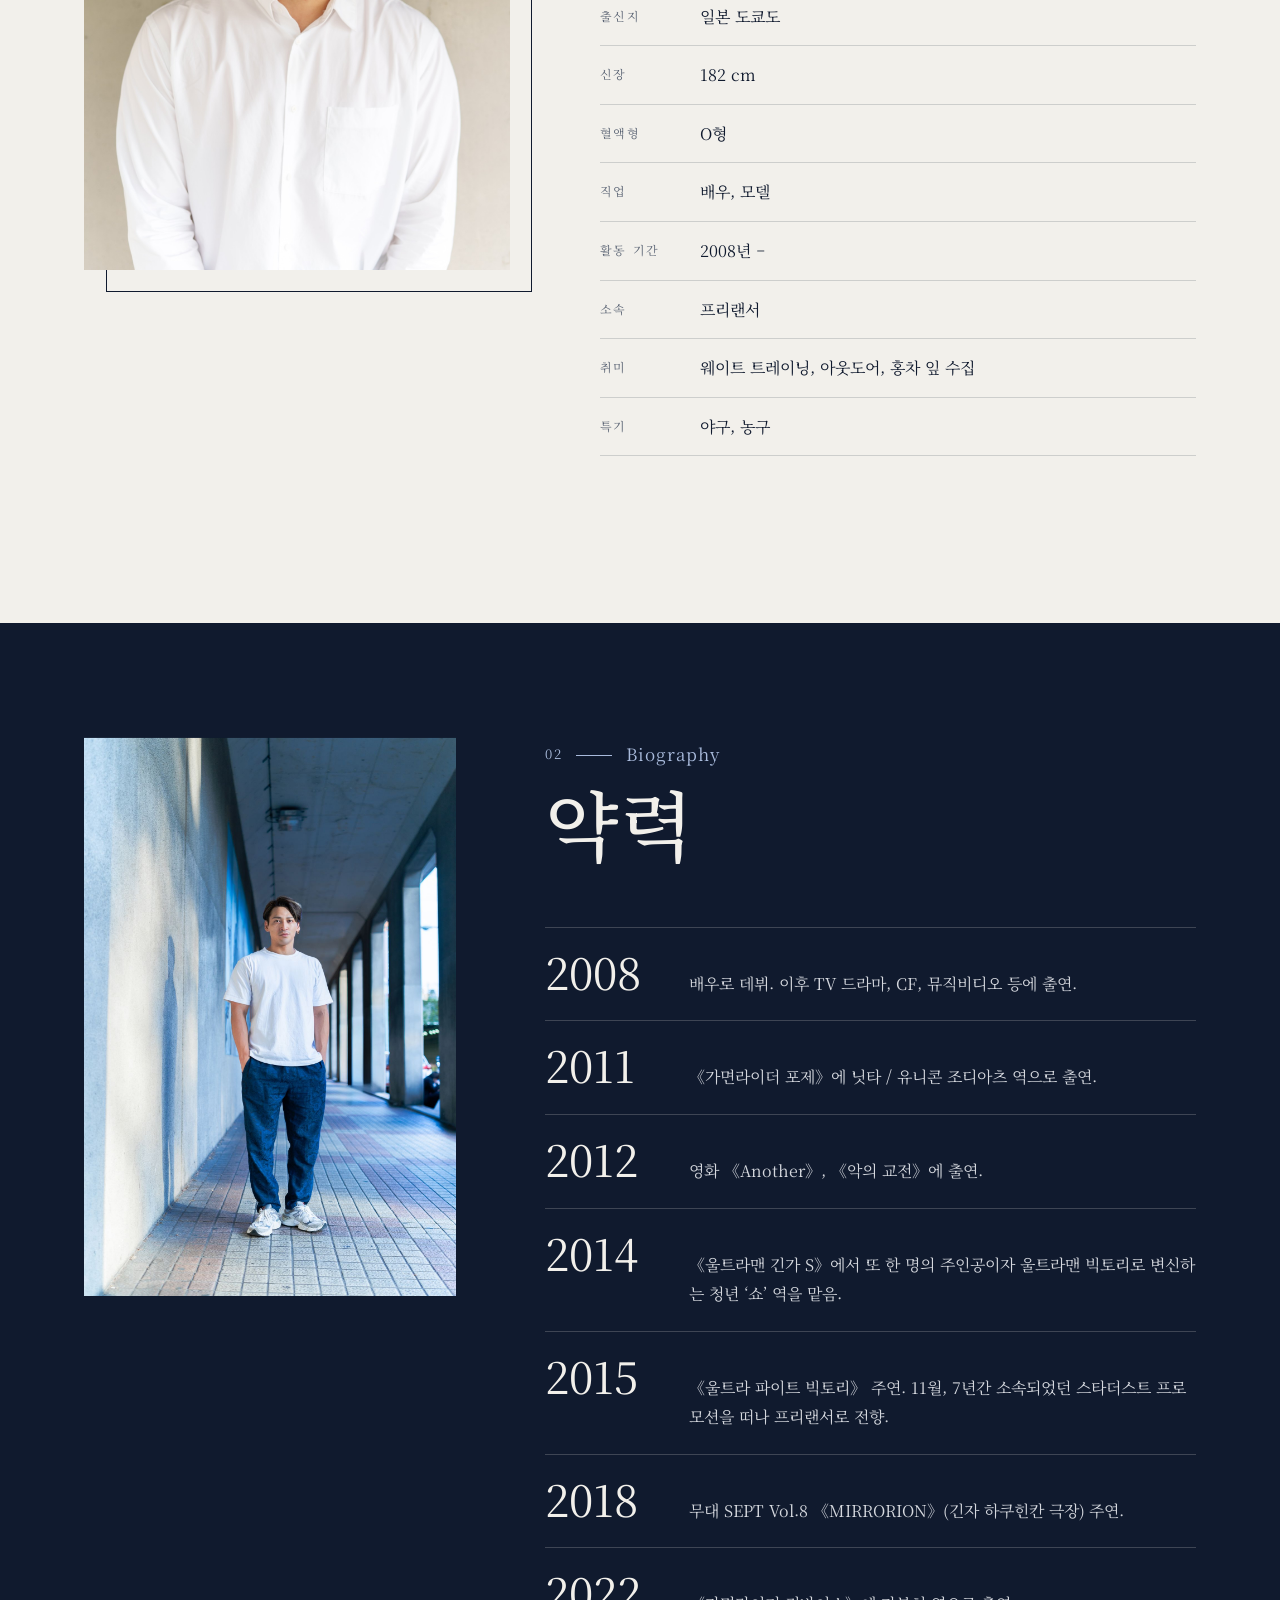
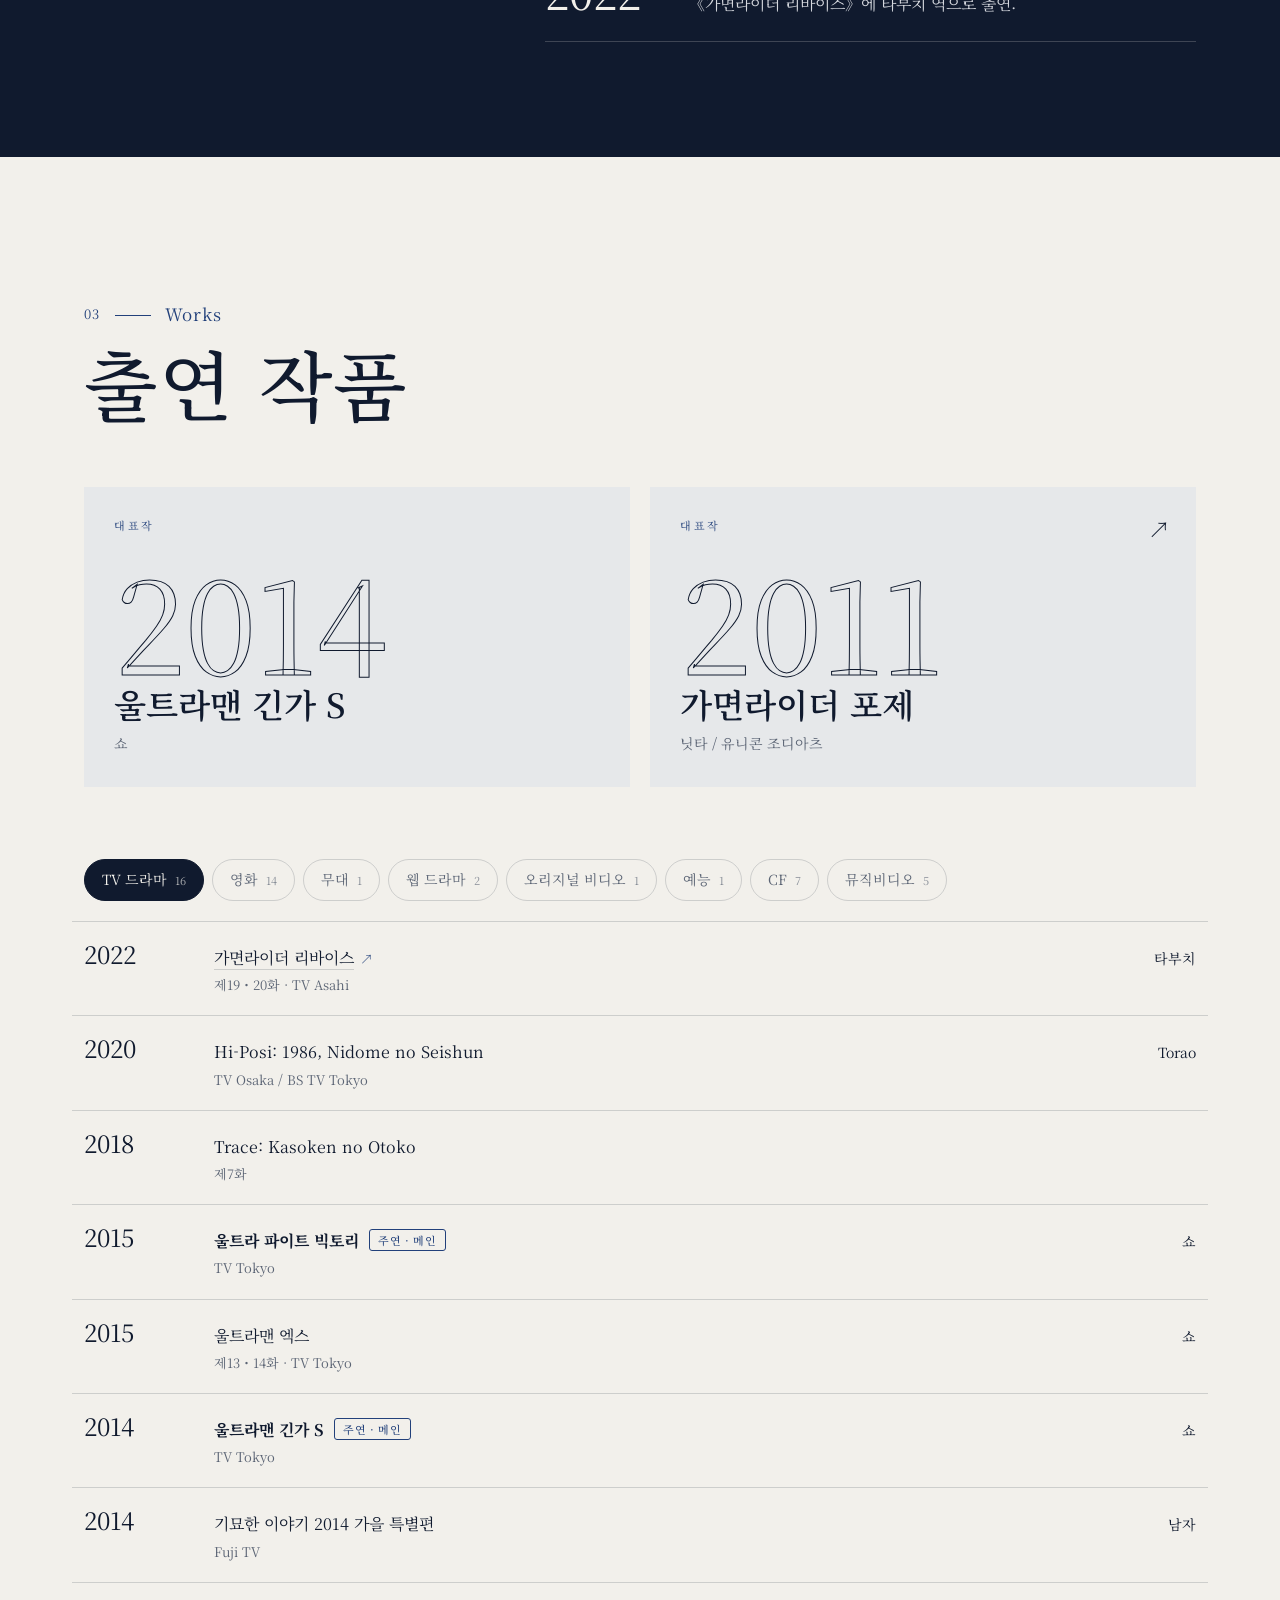
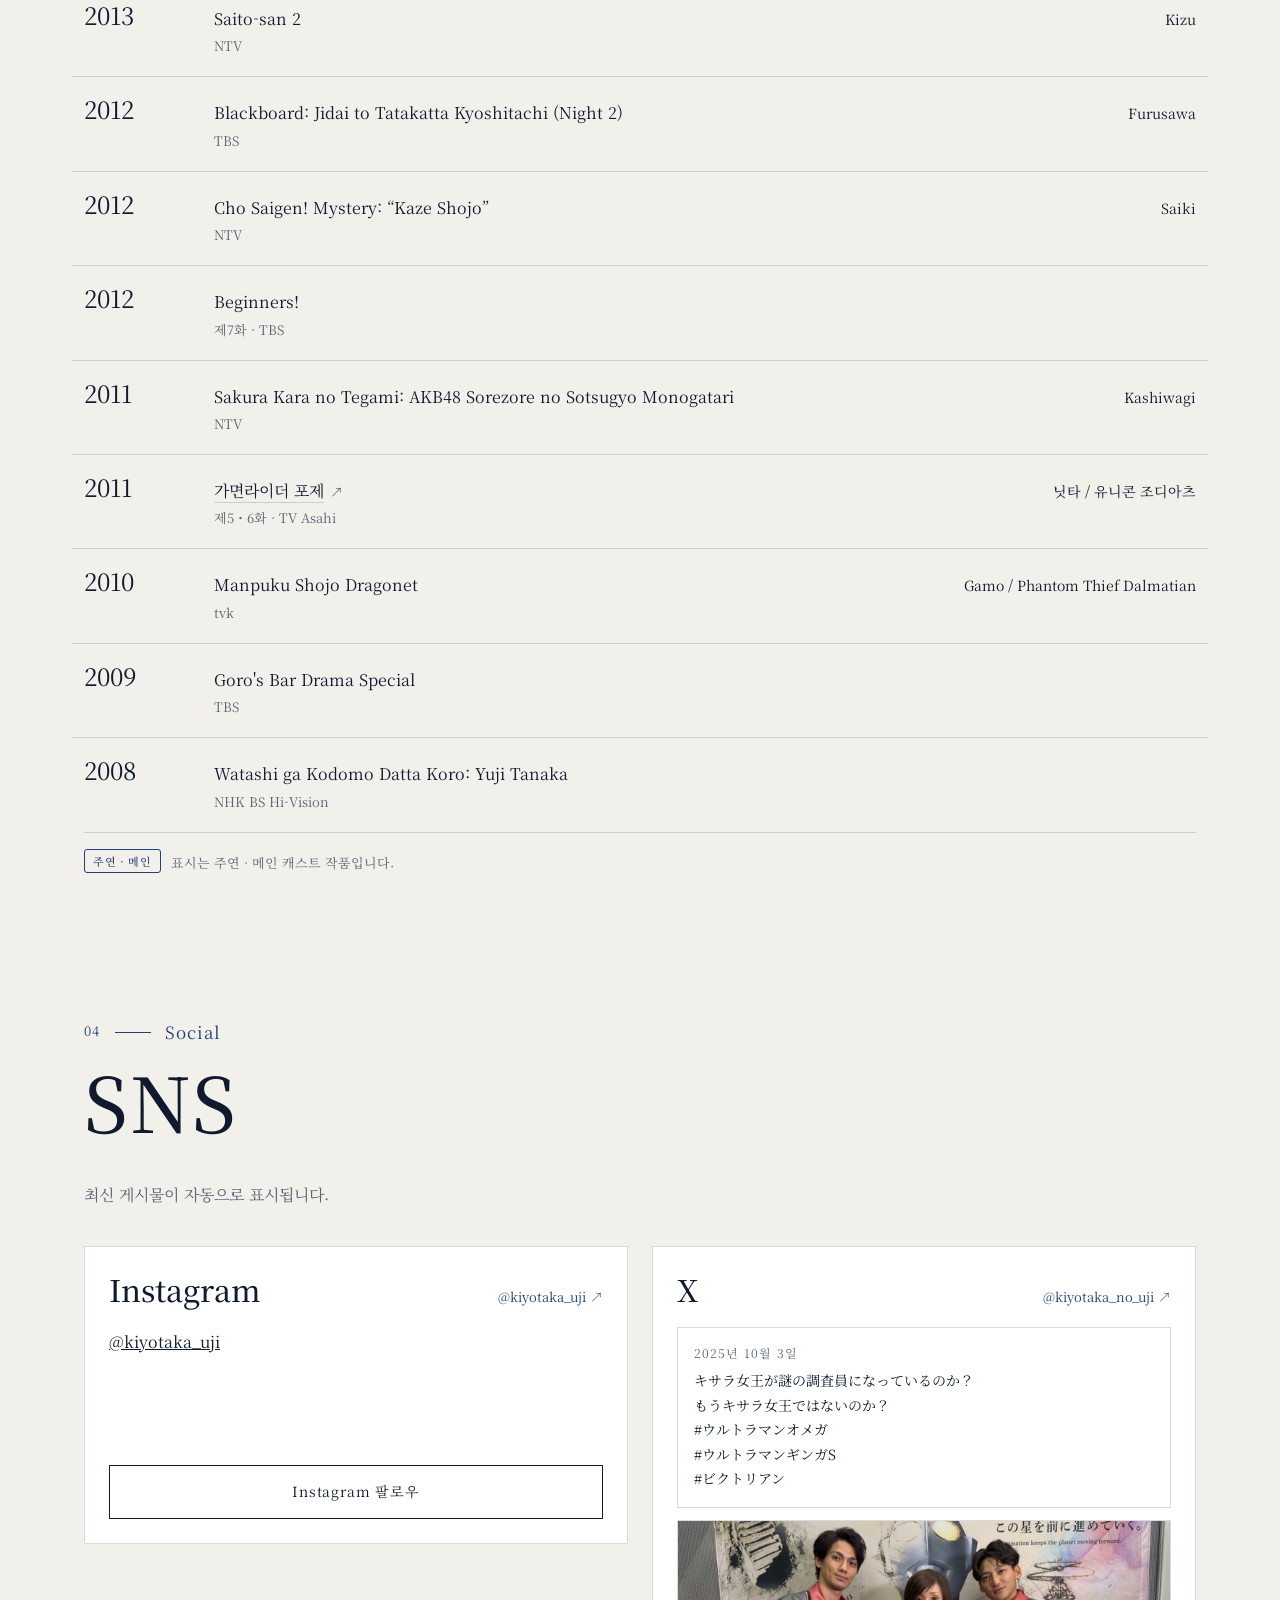
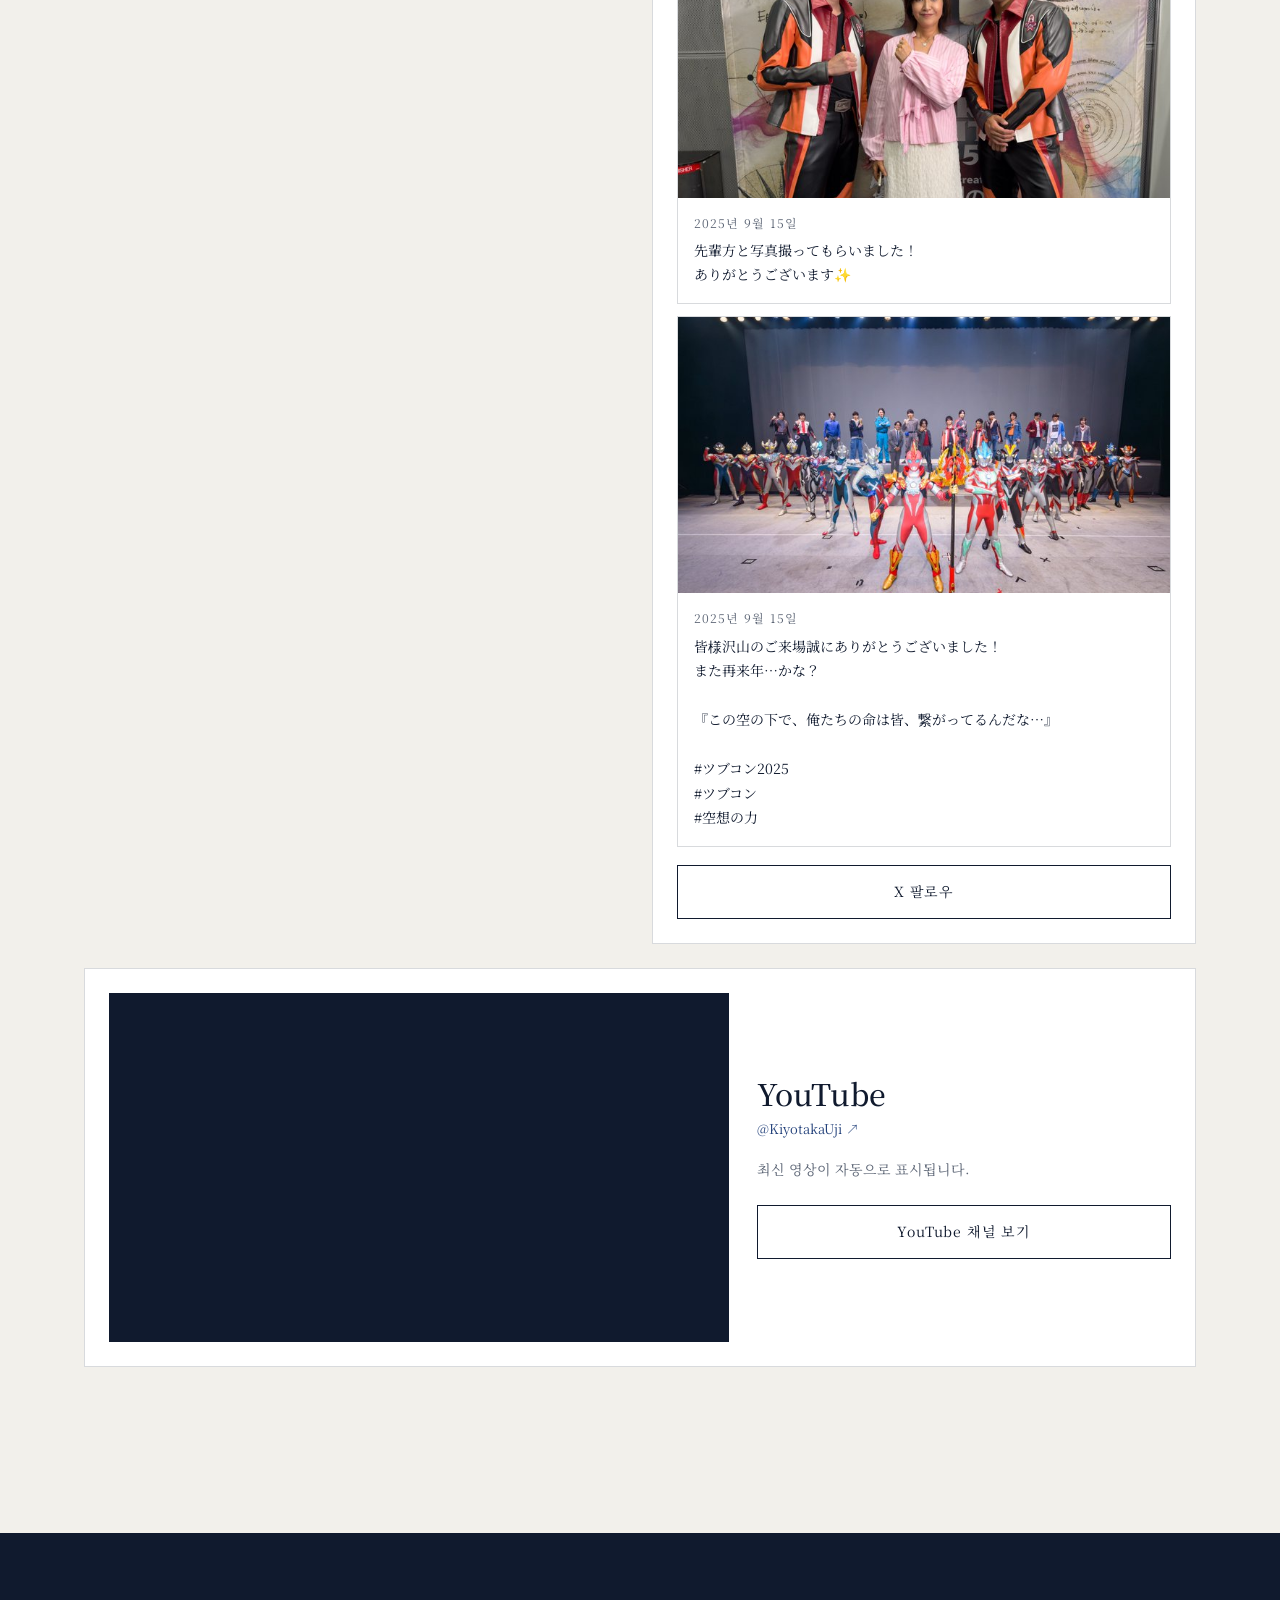
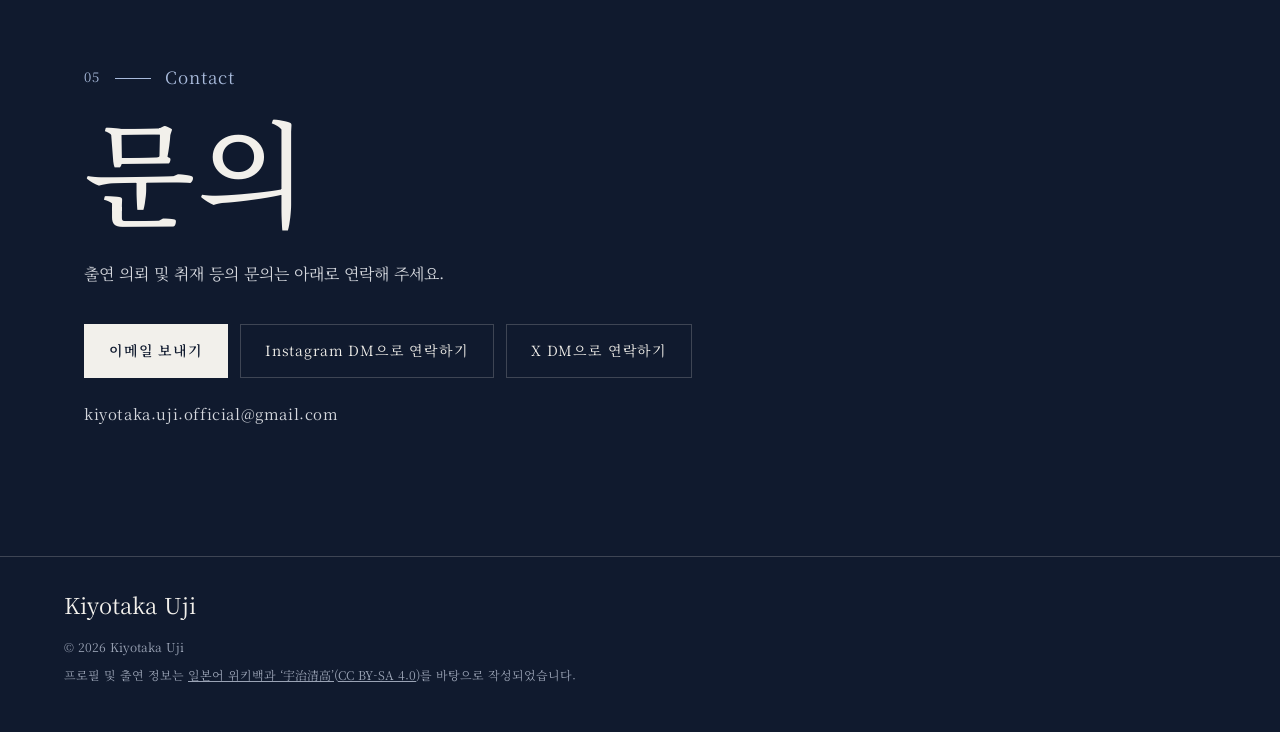
<file: ko/index.html>
<!doctype html>
<html lang="ko" data-lang="ko" data-root="../">
<head>
<meta charset="utf-8">
<meta name="viewport" content="width=device-width, initial-scale=1">
<title>우지 키요타카 공식 사이트 | 일본 배우・모델 Kiyotaka Uji</title>
<meta name="description" content="일본 배우 겸 모델 우지 키요타카(宇治清高, Kiyotaka Uji)의 공식 사이트. 《울트라맨 긴가 S》 쇼 / 울트라맨 빅토리 역, 《가면라이더 포제》 등 출연 작품과 프로필, 최신 SNS, 출연 문의처를 소개합니다.">
<meta name="author" content="Kiyotaka Uji">
<meta name="robots" content="index, follow, max-image-preview:large">
<link rel="canonical" href="https://kiyogod1219-maker.github.io/ko/">
<link rel="alternate" hreflang="ja" href="https://kiyogod1219-maker.github.io/">
<link rel="alternate" hreflang="en" href="https://kiyogod1219-maker.github.io/en/">
<link rel="alternate" hreflang="zh-Hans" href="https://kiyogod1219-maker.github.io/zh/">
<link rel="alternate" hreflang="ko" href="https://kiyogod1219-maker.github.io/ko/">
<link rel="alternate" hreflang="x-default" href="https://kiyogod1219-maker.github.io/">
<meta property="og:type" content="profile">
<meta property="og:site_name" content="우지 키요타카 공식 사이트">
<meta property="og:title" content="우지 키요타카 공식 사이트 | 일본 배우・모델 Kiyotaka Uji">
<meta property="og:description" content="일본 배우 겸 모델 우지 키요타카(宇治清高, Kiyotaka Uji)의 공식 사이트. 《울트라맨 긴가 S》 쇼 / 울트라맨 빅토리 역, 《가면라이더 포제》 등 출연 작품과 프로필, 최신 SNS, 출연 문의처를 소개합니다.">
<meta property="og:url" content="https://kiyogod1219-maker.github.io/ko/">
<meta property="og:image" content="https://kiyogod1219-maker.github.io/images/og.jpg">
<meta property="og:image:width" content="1200">
<meta property="og:image:height" content="630">
<meta property="og:image:alt" content="우지 키요타카 (일본 배우, 모델)">
<meta property="og:locale" content="ko_KR">
<meta property="og:locale:alternate" content="ja_JP">
<meta property="og:locale:alternate" content="en_US">
<meta property="og:locale:alternate" content="zh_CN">
<meta property="profile:first_name" content="Kiyotaka">
<meta property="profile:last_name" content="Uji">
<meta name="twitter:card" content="summary_large_image">
<meta name="twitter:site" content="@kiyotaka_no_uji">
<meta name="twitter:creator" content="@kiyotaka_no_uji">
<meta name="twitter:title" content="우지 키요타카 공식 사이트 | 일본 배우・모델 Kiyotaka Uji">
<meta name="twitter:description" content="일본 배우 겸 모델 우지 키요타카(宇治清高, Kiyotaka Uji)의 공식 사이트. 《울트라맨 긴가 S》 쇼 / 울트라맨 빅토리 역, 《가면라이더 포제》 등 출연 작품과 프로필, 최신 SNS, 출연 문의처를 소개합니다.">
<meta name="twitter:image" content="https://kiyogod1219-maker.github.io/images/og.jpg">
<meta name="twitter:image:alt" content="우지 키요타카 (일본 배우, 모델)">
<meta name="theme-color" content="#f2f0eb">
<link rel="icon" type="image/png" sizes="96x96" href="../favicon.png">
<link rel="apple-touch-icon" href="../apple-touch-icon.png">
<link rel="preconnect" href="https://fonts.googleapis.com">
<link rel="preconnect" href="https://fonts.gstatic.com" crossorigin>
<link href="https://fonts.googleapis.com/css2?family=Noto+Serif+KR:wght@400;500;700&display=swap" rel="stylesheet">
<link rel="preload" as="image" href="../images/hero.jpg" fetchpriority="high">
<link rel="stylesheet" href="../assets/style.css">
<script type="application/ld+json">{"@context":"https://schema.org","@graph":[{"@type":"WebSite","@id":"https://kiyogod1219-maker.github.io/#website","url":"https://kiyogod1219-maker.github.io/","name":"우지 키요타카 공식 사이트","inLanguage":["ja","en","zh-Hans","ko"],"publisher":{"@id":"https://kiyogod1219-maker.github.io/#person"}},{"@type":"ProfilePage","@id":"https://kiyogod1219-maker.github.io/ko/#webpage","url":"https://kiyogod1219-maker.github.io/ko/","name":"우지 키요타카 공식 사이트 | 일본 배우・모델 Kiyotaka Uji","description":"일본 배우 겸 모델 우지 키요타카(宇治清高, Kiyotaka Uji)의 공식 사이트. 《울트라맨 긴가 S》 쇼 / 울트라맨 빅토리 역, 《가면라이더 포제》 등 출연 작품과 프로필, 최신 SNS, 출연 문의처를 소개합니다.","inLanguage":"ko","isPartOf":{"@id":"https://kiyogod1219-maker.github.io/#website"},"primaryImageOfPage":{"@type":"ImageObject","url":"https://kiyogod1219-maker.github.io/images/og.jpg","width":1200,"height":630},"mainEntity":{"@id":"https://kiyogod1219-maker.github.io/#person"}},{"@type":"Person","@id":"https://kiyogod1219-maker.github.io/#person","name":"우지 키요타카","alternateName":["宇治清高","宇治 清高","Kiyotaka Uji","うじ きよたか","ウジ キヨタカ","우지 키요타카"],"url":"https://kiyogod1219-maker.github.io/","image":["https://kiyogod1219-maker.github.io/images/profile.jpg","https://kiyogod1219-maker.github.io/images/hero.jpg","https://kiyogod1219-maker.github.io/images/portrait.jpg"],"description":"일본 배우 겸 모델 우지 키요타카(宇治清高, Kiyotaka Uji)의 공식 사이트. 《울트라맨 긴가 S》 쇼 / 울트라맨 빅토리 역, 《가면라이더 포제》 등 출연 작품과 프로필, 최신 SNS, 출연 문의처를 소개합니다.","birthDate":"1993-12-19","birthPlace":{"@type":"Place","name":"Tokyo, Japan"},"nationality":{"@type":"Country","name":"Japan"},"gender":"Male","height":{"@type":"QuantitativeValue","value":182,"unitCode":"CMT"},"jobTitle":["Actor","Model"],"hasOccupation":[{"@type":"Occupation","name":"Actor"},{"@type":"Occupation","name":"Model"}],"sameAs":["https://ja.wikipedia.org/wiki/宇治清高","https://ko.wikipedia.org/wiki/우지_키요타카","https://x.com/kiyotaka_no_uji","https://www.instagram.com/kiyotaka_uji/","https://www.youtube.com/@KiyotakaUji"]}]}</script>
</head>
<body>

<header class="site-header" id="top">
  <a class="brand" href="#top">Kiyotaka Uji</a>
  <nav class="nav" id="nav" aria-label="Main">
    <a href="#profile">프로필</a>
    <a href="#biography">약력</a>
    <a href="#works">출연 작품</a>
    <a href="#sns">SNS</a>
    <a href="#contact">문의</a>
  </nav>
  <nav class="lang" aria-label="Language">
    <a href="../" hreflang="ja" lang="ja">日本語</a>
    <a href="../en/" hreflang="en" lang="en">EN</a>
    <a href="../zh/" hreflang="zh-Hans" lang="zh-Hans">中文</a>
    <a href="../ko/" hreflang="ko" lang="ko" aria-current="page">한국어</a>
  </nav>
  <button type="button" class="menu-button" id="menu-button" aria-expanded="false" aria-controls="nav" aria-label="Menu"><span></span><span></span></button>
</header>

<main>
  <section class="hero" aria-labelledby="hero-name">
    <img class="hero-photo" src="../images/hero.jpg" alt="우지 키요타카 (일본 배우, 모델)" width="2000" height="1333" fetchpriority="high">
    <div class="hero-inner is-stacked">
      <h1 id="hero-name" class="hero-name"><span>우지</span><span>키요타카</span></h1>
      <div class="hero-text">
        <p class="hero-sub">宇治 清高 — Kiyotaka Uji</p>
        <p class="hero-role">배우 / 모델</p>
        <p class="hero-lead">《울트라맨 긴가 S》 쇼 / 울트라맨 빅토리 역, 《가면라이더 포제》 외.</p>
        <a class="hero-scroll" href="#profile"><span>프로필 보기</span></a>
      </div>
    </div>
    <p class="hero-side" aria-hidden="true">Actor / Model — Tokyo — Since 2008</p>
  </section>

  <div class="marquee" aria-hidden="true">
    <div class="marquee-track"><span>Ultraman Ginga S</span><span>Kamen Rider Fourze</span><span>Another</span><span>Lesson of the Evil</span><span>Ultra Fight Victory</span><span>Kamen Rider Revice</span><span>Mirrorion</span><span>Ultraman Ginga S</span><span>Kamen Rider Fourze</span><span>Another</span><span>Lesson of the Evil</span><span>Ultra Fight Victory</span><span>Kamen Rider Revice</span><span>Mirrorion</span></div>
  </div>

  <section class="section" id="profile">
    <div class="section-head" data-reveal>
      <p class="eyebrow"><span>01</span>Profile</p>
      <h2>프로필</h2>
    </div>
    <div class="profile-grid">
      <figure class="profile-photo" data-reveal>
        <img src="../images/profile.jpg" alt="우지 키요타카 (일본 배우, 모델)" width="1501" height="2000" loading="lazy" decoding="async">
      </figure>
      <div data-reveal>
        <p class="profile-intro">1993년 12월 19일 일본 도쿄도 출생. 2008년 배우로 데뷔한 이후 TV 드라마, 영화, CF 등에서 활동하고 있습니다. 현재는 프리랜서로 활동 중입니다.</p>
        <dl class="facts">
          <dt>이름</dt><dd>우지 키요타카 (宇治 清高)</dd>
          <dt>생년월일</dt><dd>1993년 12월 19일</dd>
          <dt>출신지</dt><dd>일본 도쿄도</dd>
          <dt>신장</dt><dd>182 cm</dd>
          <dt>혈액형</dt><dd>O형</dd>
          <dt>직업</dt><dd>배우, 모델</dd>
          <dt>활동 기간</dt><dd>2008년 –</dd>
          <dt>소속</dt><dd>프리랜서</dd>
          <dt>취미</dt><dd>웨이트 트레이닝, 아웃도어, 홍차 잎 수집</dd>
          <dt>특기</dt><dd>야구, 농구</dd>
        </dl>
      </div>
    </div>
  </section>

  <section class="band" id="biography">
    <div class="band-inner">
      <figure class="bio-photo" data-reveal>
        <img src="../images/portrait.jpg" alt="우지 키요타카 (일본 배우, 모델)" width="1334" height="2000" loading="lazy" decoding="async">
      </figure>
      <div>
        <div class="section-head" data-reveal>
          <p class="eyebrow"><span>02</span>Biography</p>
          <h2>약력</h2>
        </div>
        <ol class="timeline">
          <li><span class="timeline-year">2008</span><p>배우로 데뷔. 이후 TV 드라마, CF, 뮤직비디오 등에 출연.</p></li>
          <li><span class="timeline-year">2011</span><p>《가면라이더 포제》에 닛타 / 유니콘 조디아츠 역으로 출연.</p></li>
          <li><span class="timeline-year">2012</span><p>영화 《Another》, 《악의 교전》에 출연.</p></li>
          <li><span class="timeline-year">2014</span><p>《울트라맨 긴가 S》에서 또 한 명의 주인공이자 울트라맨 빅토리로 변신하는 청년 ‘쇼’ 역을 맡음.</p></li>
          <li><span class="timeline-year">2015</span><p>《울트라 파이트 빅토리》 주연. 11월, 7년간 소속되었던 스타더스트 프로모션을 떠나 프리랜서로 전향.</p></li>
          <li><span class="timeline-year">2018</span><p>무대 SEPT Vol.8 《MIRRORION》(긴자 하쿠힌칸 극장) 주연.</p></li>
          <li><span class="timeline-year">2022</span><p>《가면라이더 리바이스》에 타부치 역으로 출연.</p></li>
        </ol>
      </div>
    </div>
  </section>

  <section class="section" id="works">
    <div class="section-head" data-reveal>
      <p class="eyebrow"><span>03</span>Works</p>
      <h2>출연 작품</h2>
    </div>
    <div class="features" data-reveal>
      <div class="feature"><span class="feature-label">대표작</span><span class="feature-year">2014</span><strong class="feature-title">울트라맨 긴가 S</strong><span class="feature-role">쇼</span></div>
      <a class="feature" href="https://www.kamen-rider-official.com/series/fourze/" target="_blank" rel="noopener"><span class="feature-label">대표작</span><span class="feature-year">2011</span><strong class="feature-title">가면라이더 포제</strong><span class="feature-role">닛타 / 유니콘 조디아츠</span><span class="feature-arrow" aria-hidden="true">↗</span></a>
    </div>
    <div class="tabs" id="work-tabs" role="tablist">
      <button type="button" class="tab" role="tab" data-cat="tv" aria-selected="true">TV 드라마<span class="tab-count">16</span></button>
      <button type="button" class="tab" role="tab" data-cat="film" aria-selected="false">영화<span class="tab-count">14</span></button>
      <button type="button" class="tab" role="tab" data-cat="stage" aria-selected="false">무대<span class="tab-count">1</span></button>
      <button type="button" class="tab" role="tab" data-cat="web" aria-selected="false">웹 드라마<span class="tab-count">2</span></button>
      <button type="button" class="tab" role="tab" data-cat="video" aria-selected="false">오리지널 비디오<span class="tab-count">1</span></button>
      <button type="button" class="tab" role="tab" data-cat="variety" aria-selected="false">예능<span class="tab-count">1</span></button>
      <button type="button" class="tab" role="tab" data-cat="cm" aria-selected="false">CF<span class="tab-count">7</span></button>
      <button type="button" class="tab" role="tab" data-cat="mv" aria-selected="false">뮤직비디오<span class="tab-count">5</span></button>
    </div>
    <section class="work-group" data-cat="tv">
      <h3 class="work-group-title">TV 드라마</h3>
      <ul class="work-list">
        <li class="work"><span class="work-year">2022</span><div class="work-body"><p class="work-title"><a href="https://www.kamen-rider-official.com/series/revice/" target="_blank" rel="noopener" title="공식 페이지 열기">가면라이더 리바이스<span class="work-arrow" aria-hidden="true">↗</span></a></p><p class="work-meta">제19・20화 · TV Asahi</p></div><span class="work-role">타부치</span></li>
        <li class="work"><span class="work-year">2020</span><div class="work-body"><p class="work-title">Hi-Posi: 1986, Nidome no Seishun</p><p class="work-meta">TV Osaka / BS TV Tokyo</p></div><span class="work-role">Torao</span></li>
        <li class="work"><span class="work-year">2018</span><div class="work-body"><p class="work-title">Trace: Kasoken no Otoko</p><p class="work-meta">제7화</p></div><span class="work-role"></span></li>
        <li class="work is-main"><span class="work-year">2015</span><div class="work-body"><p class="work-title">울트라 파이트 빅토리<span class="badge">주연 · 메인</span></p><p class="work-meta">TV Tokyo</p></div><span class="work-role">쇼</span></li>
        <li class="work"><span class="work-year">2015</span><div class="work-body"><p class="work-title">울트라맨 엑스</p><p class="work-meta">제13・14화 · TV Tokyo</p></div><span class="work-role">쇼</span></li>
        <li class="work is-main"><span class="work-year">2014</span><div class="work-body"><p class="work-title">울트라맨 긴가 S<span class="badge">주연 · 메인</span></p><p class="work-meta">TV Tokyo</p></div><span class="work-role">쇼</span></li>
        <li class="work"><span class="work-year">2014</span><div class="work-body"><p class="work-title">기묘한 이야기 2014 가을 특별편</p><p class="work-meta">Fuji TV</p></div><span class="work-role">남자</span></li>
        <li class="work"><span class="work-year">2013</span><div class="work-body"><p class="work-title">Saito-san 2</p><p class="work-meta">NTV</p></div><span class="work-role">Kizu</span></li>
        <li class="work"><span class="work-year">2012</span><div class="work-body"><p class="work-title">Blackboard: Jidai to Tatakatta Kyoshitachi (Night 2)</p><p class="work-meta">TBS</p></div><span class="work-role">Furusawa</span></li>
        <li class="work"><span class="work-year">2012</span><div class="work-body"><p class="work-title">Cho Saigen! Mystery: “Kaze Shojo”</p><p class="work-meta">NTV</p></div><span class="work-role">Saiki</span></li>
        <li class="work"><span class="work-year">2012</span><div class="work-body"><p class="work-title">Beginners!</p><p class="work-meta">제7화 · TBS</p></div><span class="work-role"></span></li>
        <li class="work"><span class="work-year">2011</span><div class="work-body"><p class="work-title">Sakura Kara no Tegami: AKB48 Sorezore no Sotsugyo Monogatari</p><p class="work-meta">NTV</p></div><span class="work-role">Kashiwagi</span></li>
        <li class="work"><span class="work-year">2011</span><div class="work-body"><p class="work-title"><a href="https://www.kamen-rider-official.com/series/fourze/" target="_blank" rel="noopener" title="공식 페이지 열기">가면라이더 포제<span class="work-arrow" aria-hidden="true">↗</span></a></p><p class="work-meta">제5・6화 · TV Asahi</p></div><span class="work-role">닛타 / 유니콘 조디아츠</span></li>
        <li class="work"><span class="work-year">2010</span><div class="work-body"><p class="work-title">Manpuku Shojo Dragonet</p><p class="work-meta">tvk</p></div><span class="work-role">Gamo / Phantom Thief Dalmatian</span></li>
        <li class="work"><span class="work-year">2009</span><div class="work-body"><p class="work-title">Goro's Bar Drama Special</p><p class="work-meta">TBS</p></div><span class="work-role"></span></li>
        <li class="work"><span class="work-year">2008</span><div class="work-body"><p class="work-title">Watashi ga Kodomo Datta Koro: Yuji Tanaka</p><p class="work-meta">NHK BS Hi-Vision</p></div><span class="work-role"></span></li>
      </ul>
    </section>
    <section class="work-group" data-cat="film">
      <h3 class="work-group-title">영화</h3>
      <ul class="work-list">
        <li class="work"><span class="work-year">2022</span><div class="work-body"><p class="work-title"><a href="https://www.he-low.com/" target="_blank" rel="noopener" title="공식 페이지 열기">HE-LOW THE FINAL<span class="work-arrow" aria-hidden="true">↗</span></a></p></div><span class="work-role"></span></li>
        <li class="work"><span class="work-year">2021</span><div class="work-body"><p class="work-title">Detective Chinatown 3</p></div><span class="work-role">형사</span></li>
        <li class="work"><span class="work-year">2021</span><div class="work-body"><p class="work-title"><a href="https://utsukushiki-yuwaku.jp/" target="_blank" rel="noopener" title="공식 페이지 열기">Beautiful Lure: A Modern Tale of “Painted Skin”<span class="work-arrow" aria-hidden="true">↗</span></a></p></div><span class="work-role">Nagata</span></li>
        <li class="work"><span class="work-year">2020</span><div class="work-body"><p class="work-title"><a href="https://m-78.jp/taiga/" target="_blank" rel="noopener" title="공식 페이지 열기">극장판 울트라맨 타이가: 뉴 제네레이션 클라이맥스<span class="work-arrow" aria-hidden="true">↗</span></a></p></div><span class="work-role">쇼</span></li>
        <li class="work"><span class="work-year">2017</span><div class="work-body"><p class="work-title"><a href="https://m-78.jp/orb/movie/" target="_blank" rel="noopener" title="공식 페이지 열기">극장판 울트라맨 오브: 인연의 힘, 빌리겠습니다!<span class="work-arrow" aria-hidden="true">↗</span></a></p></div><span class="work-role">울트라맨 빅토리 (목소리)</span></li>
        <li class="work"><span class="work-year">2016</span><div class="work-body"><p class="work-title">Dokumushi</p></div><span class="work-role">Toshio</span></li>
        <li class="work is-main"><span class="work-year">2015</span><div class="work-body"><p class="work-title">극장판 울트라맨 긴가 S: 결전! 울트라 10용사!!<span class="badge">주연 · 메인</span></p></div><span class="work-role">쇼</span></li>
        <li class="work"><span class="work-year">2012</span><div class="work-body"><p class="work-title">Another</p></div><span class="work-role">Teshigawara</span></li>
        <li class="work"><span class="work-year">2012</span><div class="work-body"><p class="work-title">가면라이더 포제 THE MOVIE</p></div><span class="work-role">닛타 (우정 출연)</span></li>
        <li class="work"><span class="work-year">2012</span><div class="work-body"><p class="work-title">악의 교전</p></div><span class="work-role">Matsui</span></li>
        <li class="work"><span class="work-year">2011</span><div class="work-body"><p class="work-title">Usotsuki Mii-kun to Kowareta Maa-chan</p></div><span class="work-role">Sugawara</span></li>
        <li class="work"><span class="work-year">2011</span><div class="work-body"><p class="work-title">Ringing in Their Ears</p></div><span class="work-role"></span></li>
        <li class="work"><span class="work-year">2010</span><div class="work-body"><p class="work-title">Memoirs of a Teenage Amnesiac</p></div><span class="work-role"></span></li>
        <li class="work"><span class="work-year">2009</span><div class="work-body"><p class="work-title">Be Sure to Share</p></div><span class="work-role">Kita (young)</span></li>
      </ul>
    </section>
    <section class="work-group" data-cat="stage">
      <h3 class="work-group-title">무대</h3>
      <ul class="work-list">
        <li class="work is-main"><span class="work-year">2018</span><div class="work-body"><p class="work-title">SEPT Vol.8 “MIRRORION”<span class="badge">주연 · 메인</span></p><p class="work-meta">Hakuhinkan Theater, Ginza</p></div><span class="work-role">Naruse</span></li>
      </ul>
    </section>
    <section class="work-group" data-cat="web">
      <h3 class="work-group-title">웹 드라마</h3>
      <ul class="work-list">
        <li class="work"><span class="work-year">2021–22</span><div class="work-body"><p class="work-title"><a href="https://m-78.jp/galaxy-fight/tdc/" target="_blank" rel="noopener" title="공식 페이지 열기">울트라 갤럭시 파이트: 운명의 충돌<span class="work-arrow" aria-hidden="true">↗</span></a></p></div><span class="work-role">울트라맨 빅토리 (목소리)</span></li>
        <li class="work"><span class="work-year">2019</span><div class="work-body"><p class="work-title">울트라 갤럭시 파이트: 뉴 제너레이션 히어로즈</p></div><span class="work-role">울트라맨 빅토리 (목소리)</span></li>
      </ul>
    </section>
    <section class="work-group" data-cat="video">
      <h3 class="work-group-title">오리지널 비디오</h3>
      <ul class="work-list">
        <li class="work"><span class="work-year">2023</span><div class="work-body"><p class="work-title">Revice Forward: Kamen Rider Live &amp; Evil &amp; Demons</p></div><span class="work-role">타부치</span></li>
      </ul>
    </section>
    <section class="work-group" data-cat="variety">
      <h3 class="work-group-title">예능</h3>
      <ul class="work-list">
        <li class="work"><span class="work-year">2010–11</span><div class="work-body"><p class="work-title">Fukashigi Tanteidan</p><p class="work-meta">NTV</p></div><span class="work-role"></span></li>
      </ul>
    </section>
    <section class="work-group" data-cat="cm">
      <h3 class="work-group-title">CF</h3>
      <ul class="work-list">
        <li class="work"><span class="work-year">2015</span><div class="work-body"><p class="work-title">Bandai “DX Knight Timbre”</p></div><span class="work-role"></span></li>
        <li class="work"><span class="work-year">2014–15</span><div class="work-body"><p class="work-title">JR East “JR SKI SKI”</p></div><span class="work-role"></span></li>
        <li class="work"><span class="work-year">2014</span><div class="work-body"><p class="work-title">Yakult “Mirouge”</p></div><span class="work-role"></span></li>
        <li class="work"><span class="work-year">2014</span><div class="work-body"><p class="work-title">Bandai “DX Victory Lancer”</p></div><span class="work-role"></span></li>
        <li class="work"><span class="work-year">2010</span><div class="work-body"><p class="work-title">Shiseido “Sea Breeze”</p></div><span class="work-role"></span></li>
        <li class="work"><span class="work-year">2008</span><div class="work-body"><p class="work-title">ANA (All Nippon Airways)</p></div><span class="work-role"></span></li>
        <li class="work"><span class="work-year">2008</span><div class="work-body"><p class="work-title">Ichishin Gakuin</p></div><span class="work-role"></span></li>
      </ul>
    </section>
    <section class="work-group" data-cat="mv">
      <h3 class="work-group-title">뮤직비디오</h3>
      <ul class="work-list">
        <li class="work"><span class="work-year">2012</span><div class="work-body"><p class="work-title">INFINITY16 welcomez MINMI &amp; JAY'ED “Ame Nochi Hare”</p></div><span class="work-role"></span></li>
        <li class="work"><span class="work-year">2010</span><div class="work-body"><p class="work-title">SEAMO “Hajimari to Owari”</p></div><span class="work-role"></span></li>
        <li class="work"><span class="work-year">2010</span><div class="work-body"><p class="work-title">LOVE “Watashi Au Mono”</p></div><span class="work-role"></span></li>
        <li class="work"><span class="work-year">2008</span><div class="work-body"><p class="work-title">GReeeeN “Kiseki”</p></div><span class="work-role"></span></li>
        <li class="work"><span class="work-year">2008</span><div class="work-body"><p class="work-title">Angela Aki “Tegami ~Haikei Jugo no Kimi e~”</p></div><span class="work-role"></span></li>
      </ul>
    </section>
    <p class="note"><span class="badge">주연 · 메인</span> <span>표시는 주연 · 메인 캐스트 작품입니다.</span></p>
  </section>

  <section class="section" id="sns">
    <div class="section-head" data-reveal>
      <p class="eyebrow"><span>04</span>Social</p>
      <h2>SNS</h2>
    </div>
    <p class="section-lead" data-reveal>최신 게시물이 자동으로 표시됩니다.</p>
    <div class="sns-grid">
      <article class="card" data-reveal>
        <header class="card-head">
          <h3>Instagram</h3>
          <a href="https://www.instagram.com/kiyotaka_uji/" target="_blank" rel="noopener">@kiyotaka_uji ↗</a>
        </header>
        <div id="ig-embed" class="embed"></div>
        <a class="button" href="https://www.instagram.com/kiyotaka_uji/" target="_blank" rel="noopener">Instagram 팔로우</a>
      </article>
      <article class="card" data-reveal>
        <header class="card-head">
          <h3>X</h3>
          <a href="https://x.com/kiyotaka_no_uji" target="_blank" rel="noopener">@kiyotaka_no_uji ↗</a>
        </header>
        <div id="x-embed" class="embed"></div>
        <a class="button" href="https://x.com/kiyotaka_no_uji" target="_blank" rel="noopener">X 팔로우</a>
      </article>
      <article class="card is-wide" data-reveal>
        <div class="video" id="yt-embed"></div>
        <div>
          <header class="card-head">
            <h3>YouTube</h3>
            <a href="https://www.youtube.com/@KiyotakaUji" target="_blank" rel="noopener">@KiyotakaUji ↗</a>
          </header>
          <p class="card-text">최신 영상이 자동으로 표시됩니다.</p>
          <a class="button" href="https://www.youtube.com/@KiyotakaUji" target="_blank" rel="noopener">YouTube 채널 보기</a>
        </div>
      </article>
    </div>
  </section>

  <section class="contact" id="contact">
    <div class="contact-inner" data-reveal>
      <p class="eyebrow"><span>05</span>Contact</p>
      <h2>문의</h2>
      <p class="contact-text">출연 의뢰 및 취재 등의 문의는 아래로 연락해 주세요.</p>
      <div class="contact-actions">
        <a class="button is-primary" href="mailto:kiyotaka.uji.official@gmail.com">이메일 보내기</a>
        <a class="button is-ghost" href="https://www.instagram.com/kiyotaka_uji/" target="_blank" rel="noopener">Instagram DM으로 연락하기</a>
        <a class="button is-ghost" href="https://x.com/kiyotaka_no_uji" target="_blank" rel="noopener">X DM으로 연락하기</a>
      </div>
      <p class="contact-mail">kiyotaka.uji.official@gmail.com</p>
    </div>
  </section>
</main>

<footer class="site-footer">
  <p class="footer-brand">Kiyotaka Uji</p>
  <p>© <span id="year">2026</span> Kiyotaka Uji</p>
  <p class="credit">프로필 및 출연 정보는 <a href="https://ja.wikipedia.org/wiki/宇治清高" target="_blank" rel="noopener">일본어 위키백과 ‘宇治清高’</a>(<a href="https://creativecommons.org/licenses/by-sa/4.0/deed.ko" target="_blank" rel="noopener">CC BY-SA 4.0</a>)를 바탕으로 작성되었습니다.</p>
</footer>

<script src="../assets/config.js"></script>
<script src="../assets/app.js"></script>
</body>
</html>
</file>
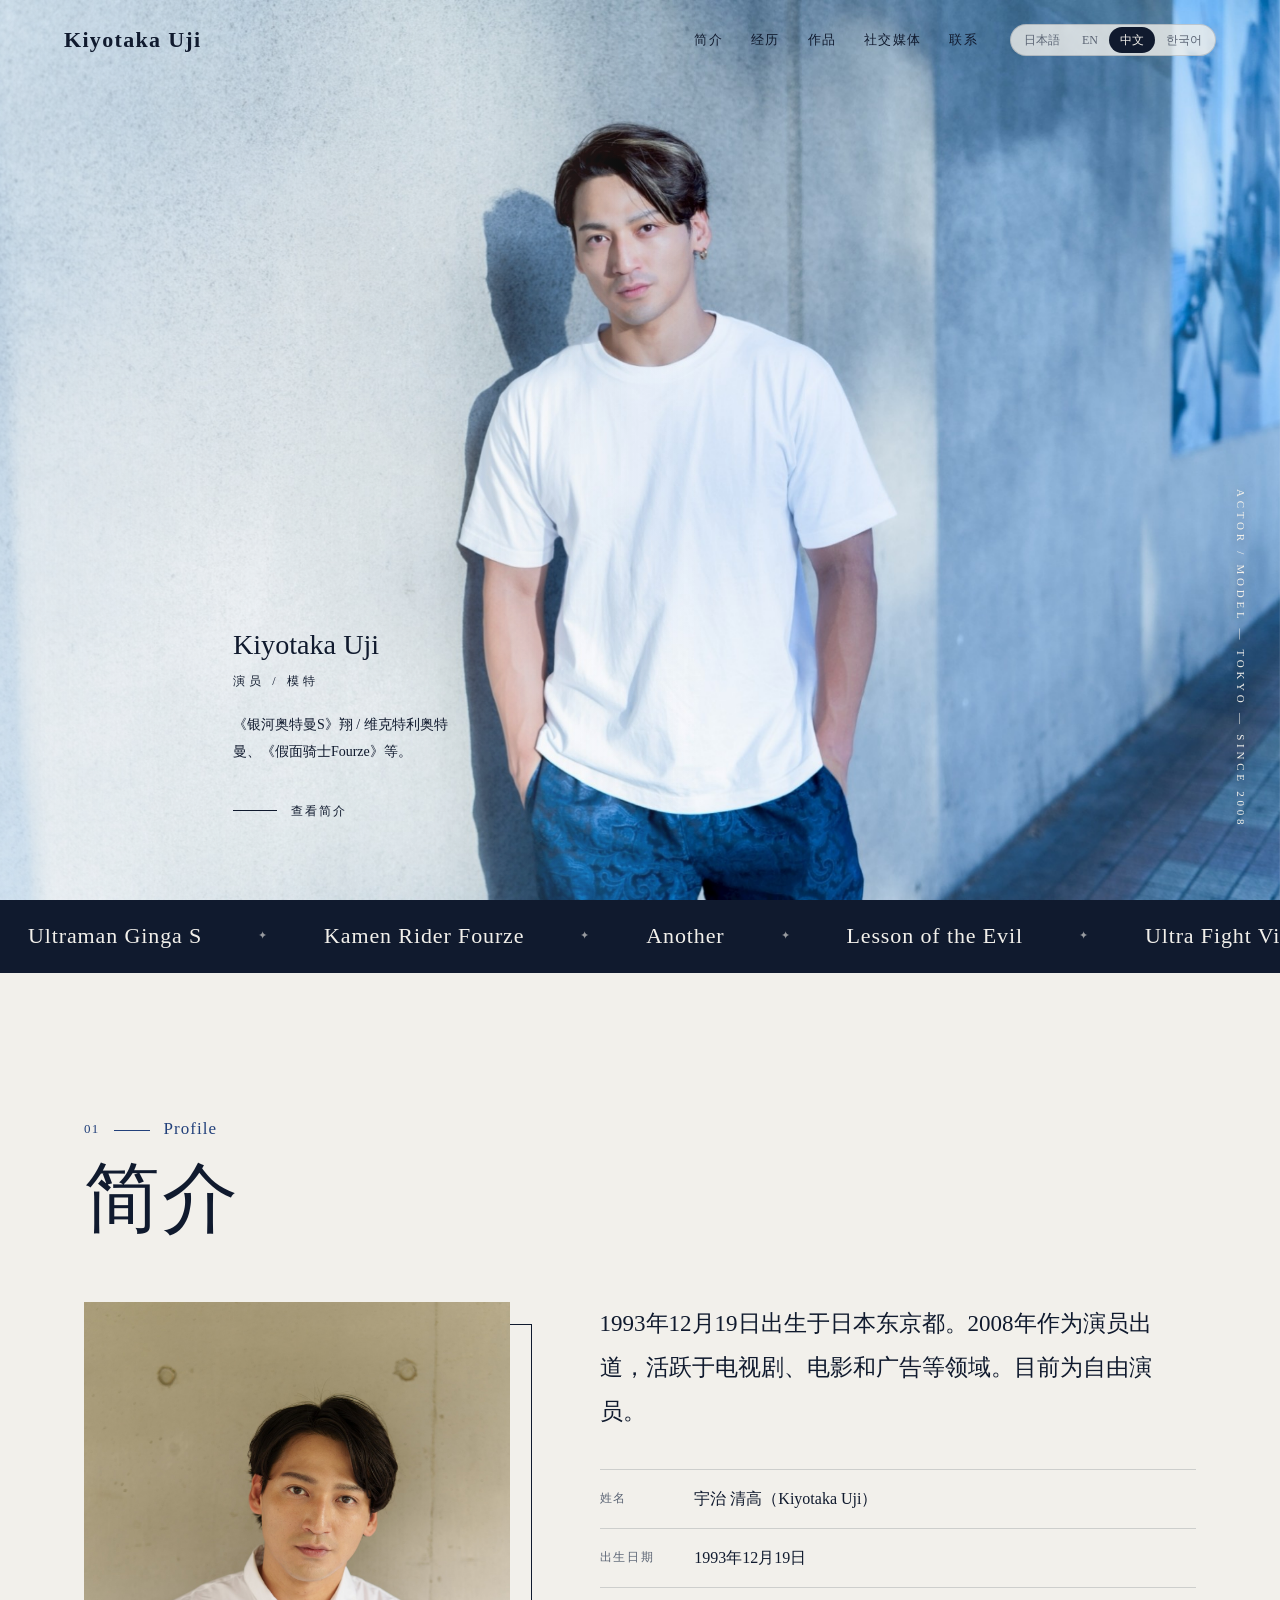
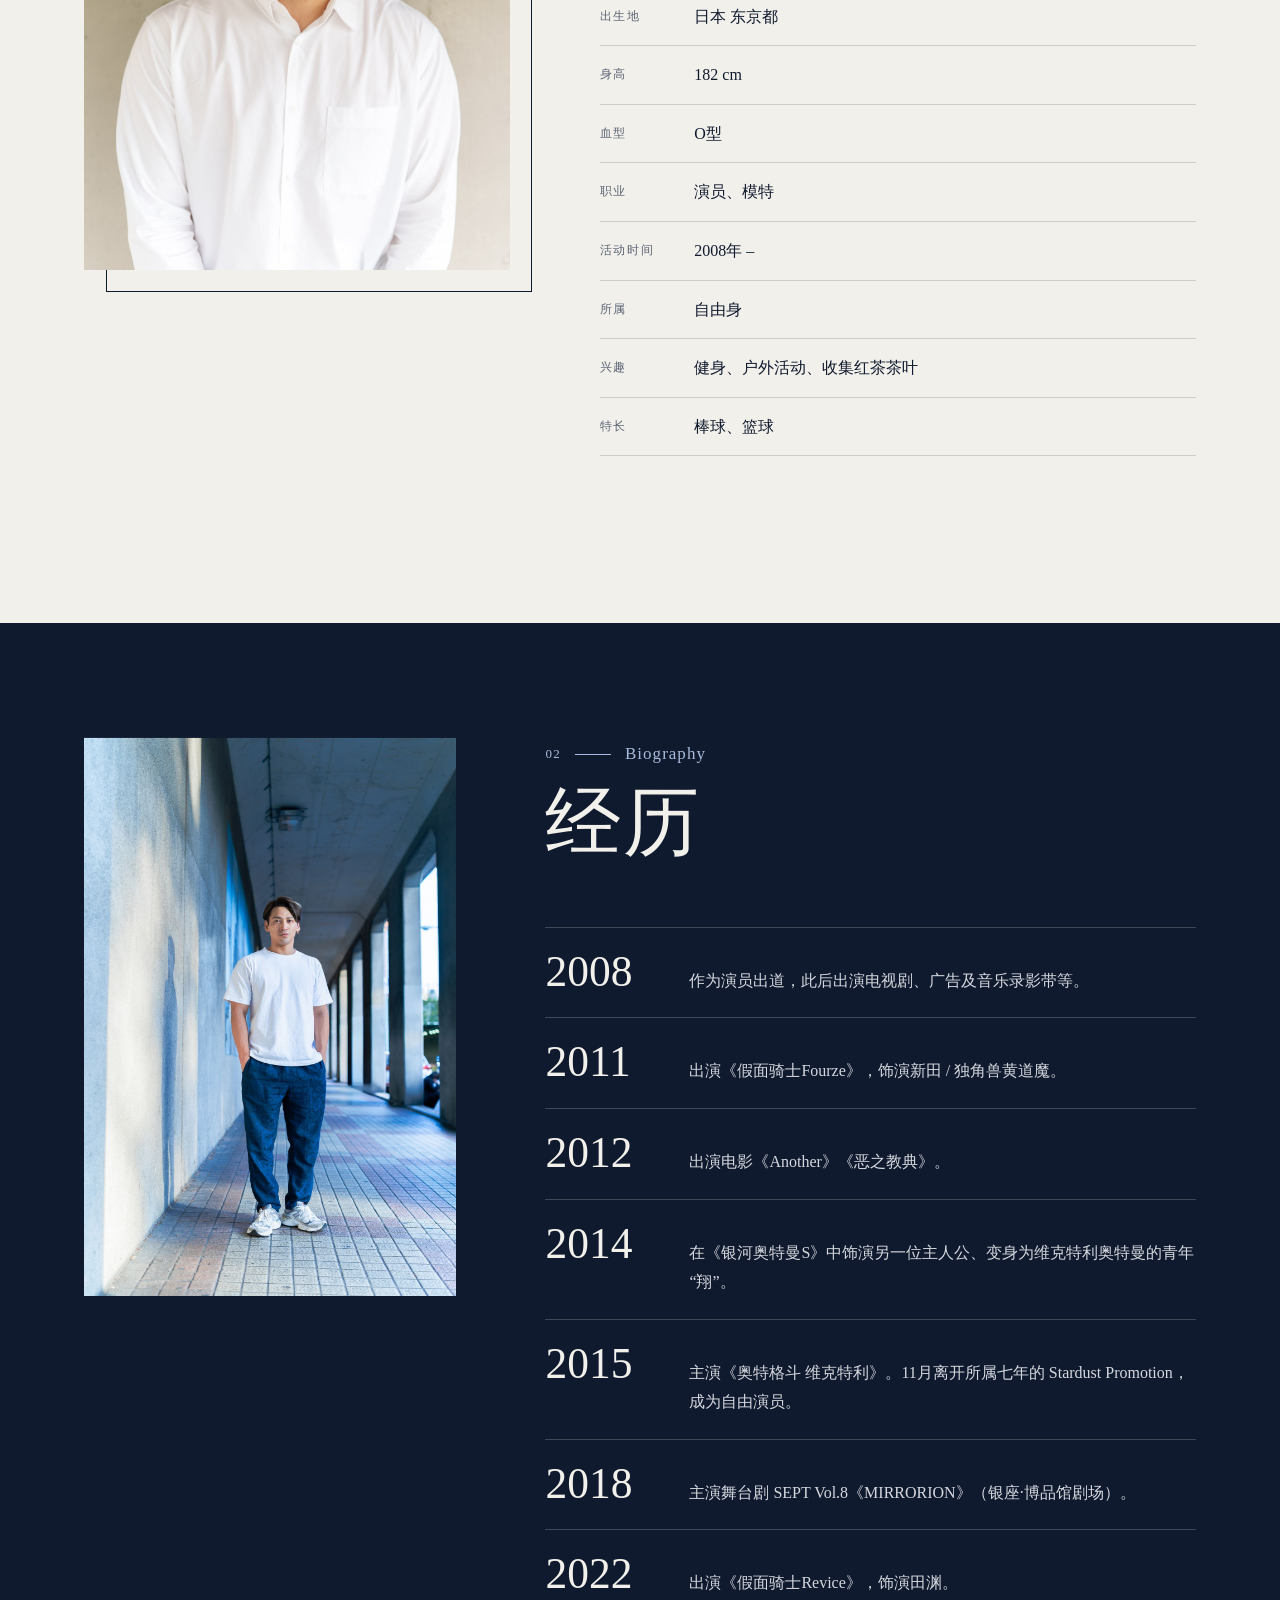
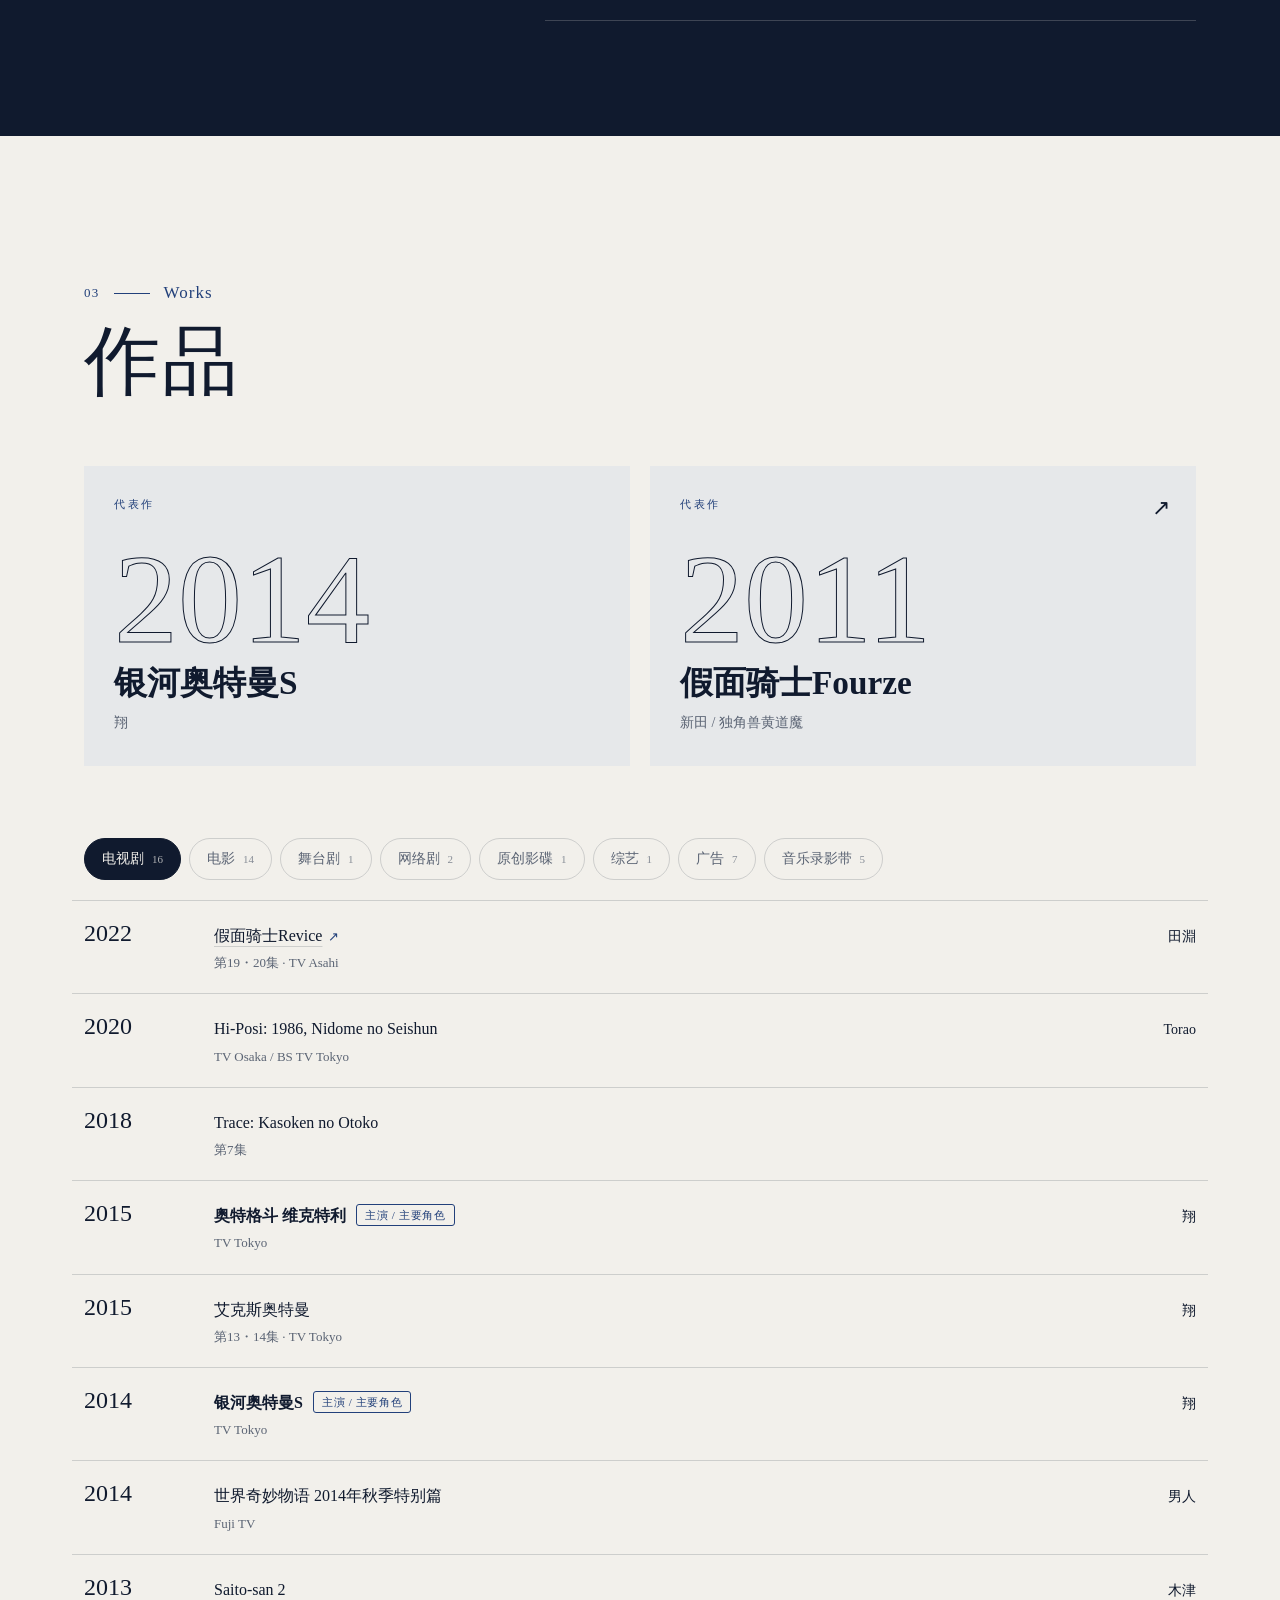
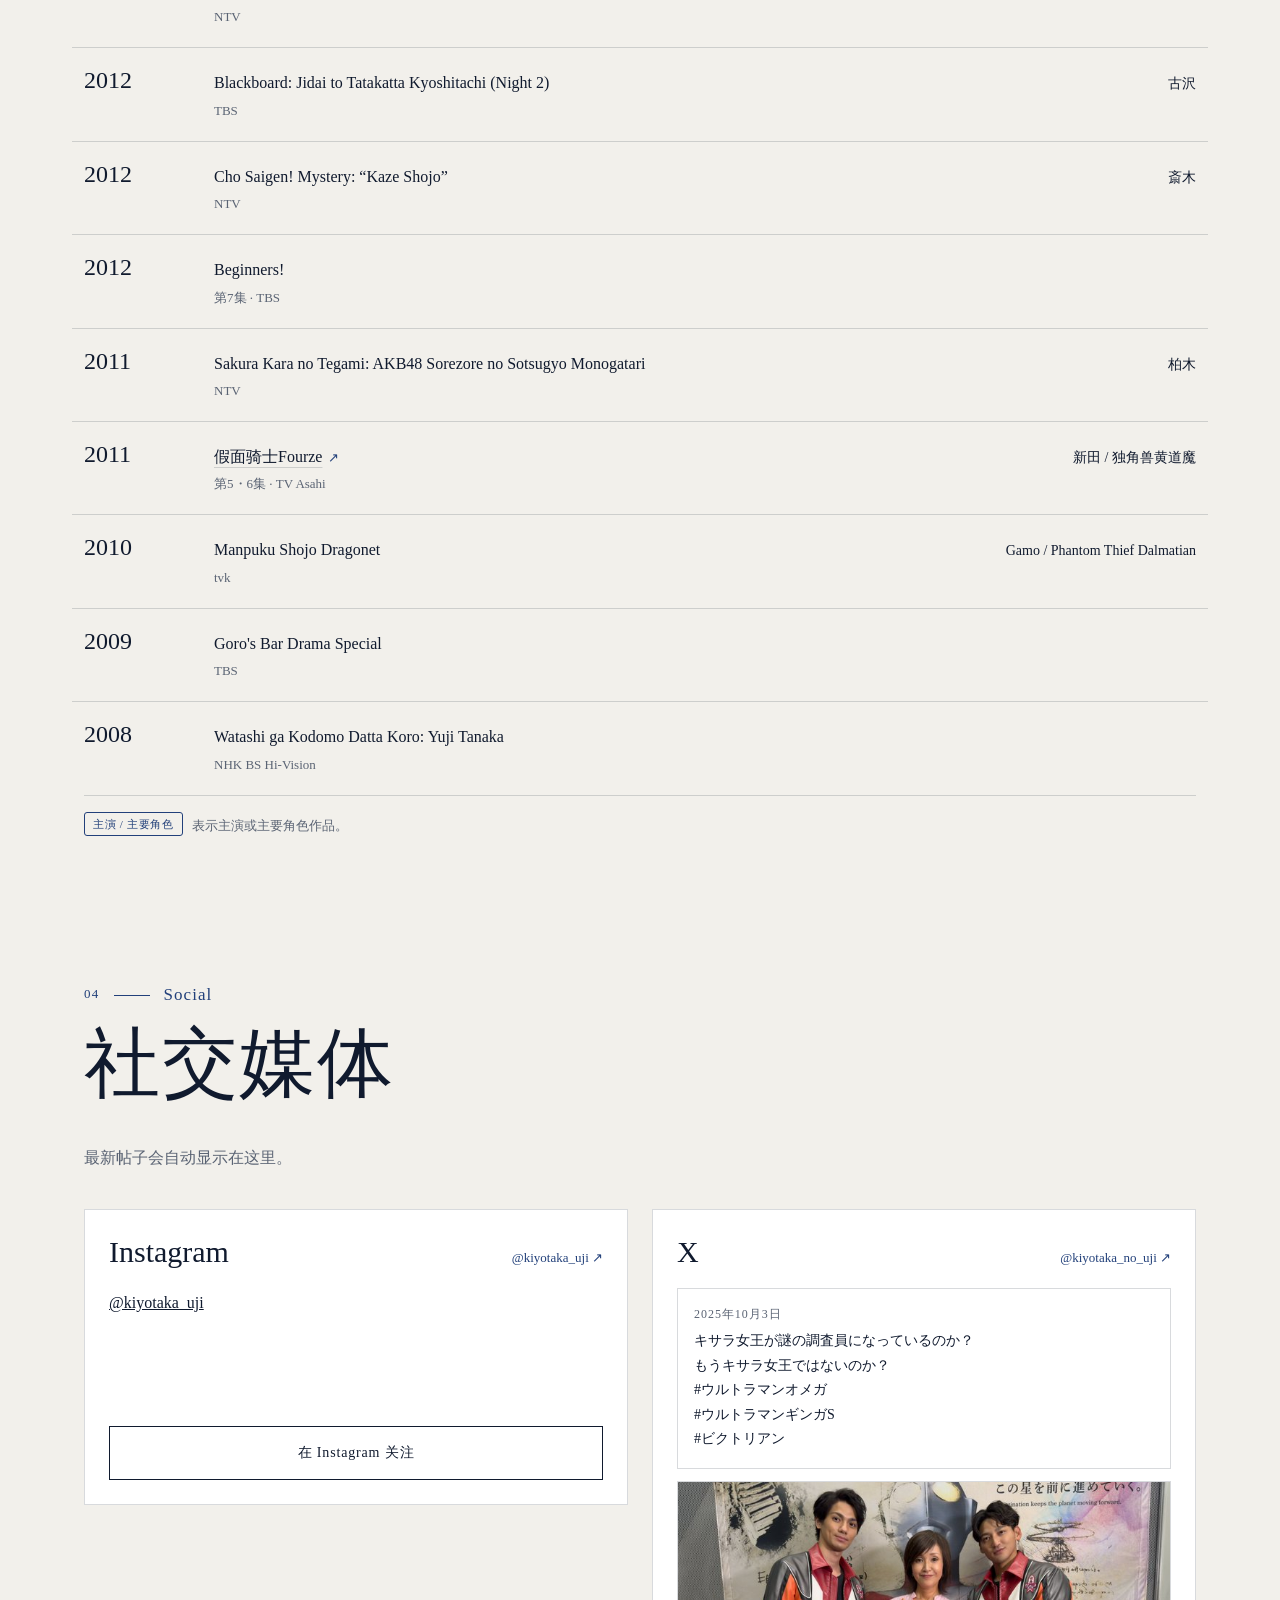
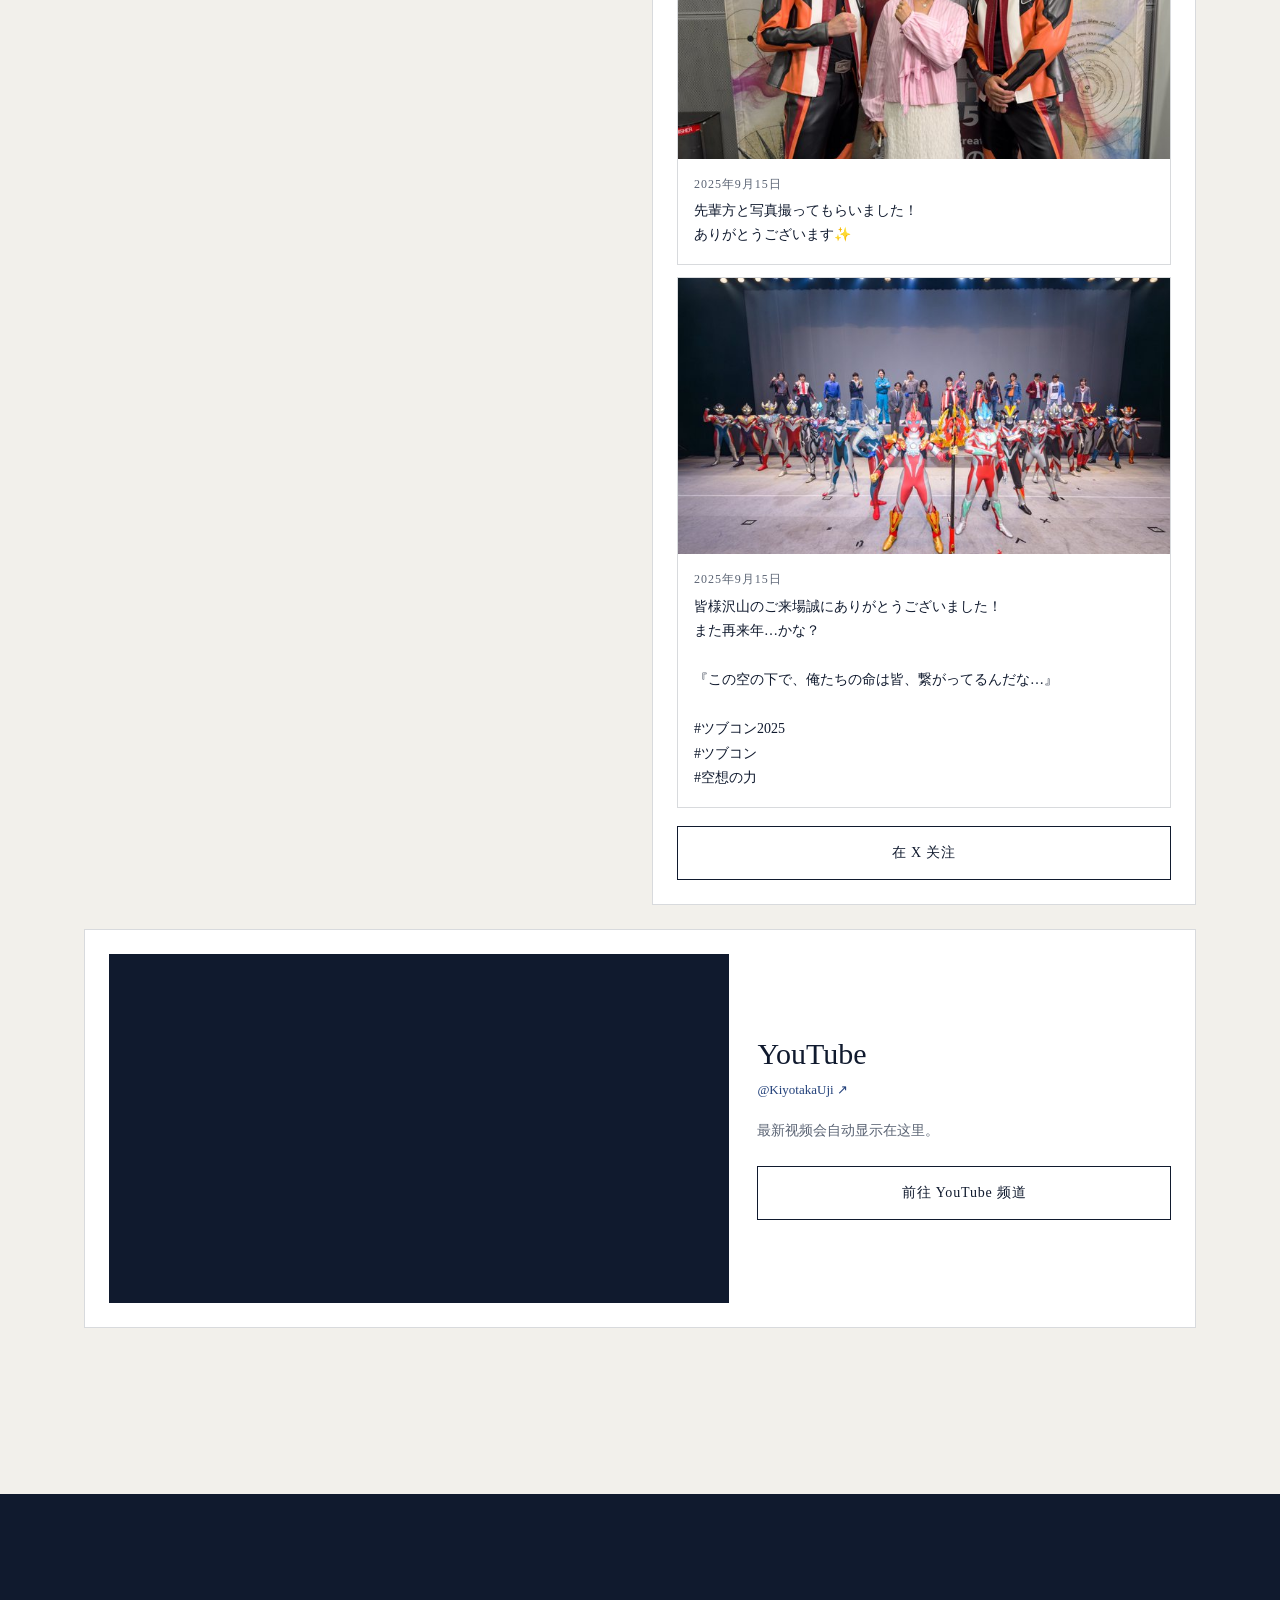
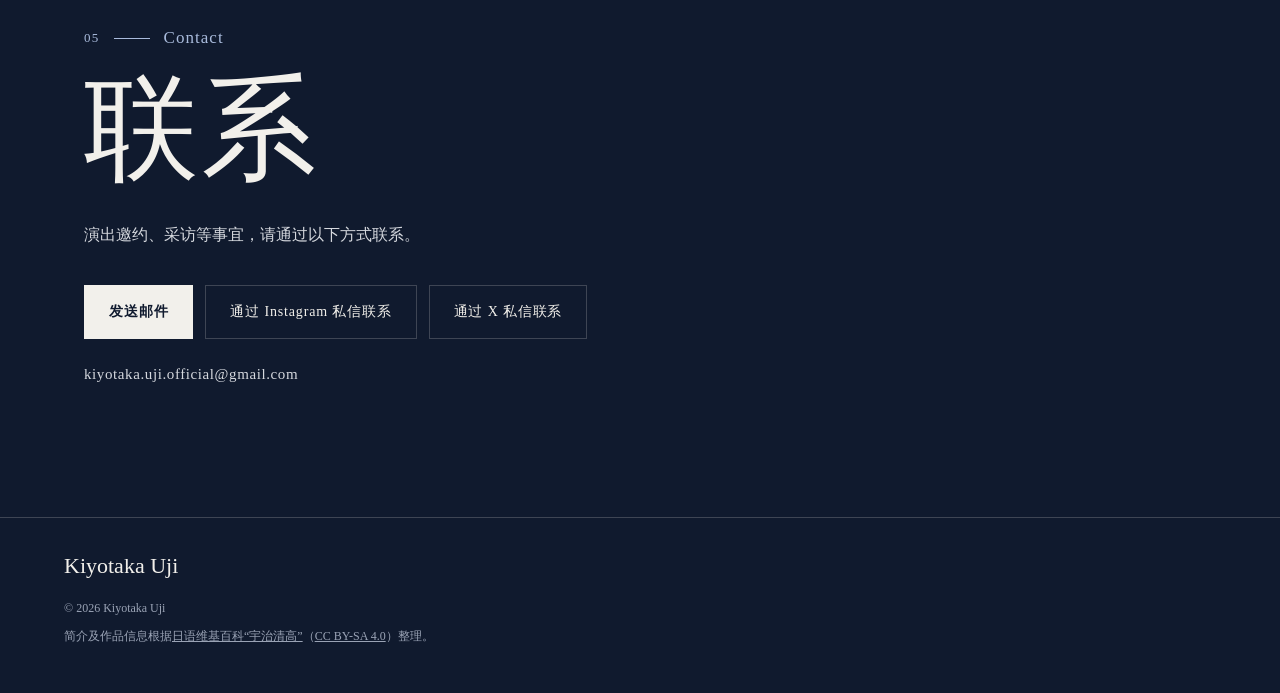
<file: zh/index.html>
<!doctype html>
<html lang="zh-Hans" data-lang="zh" data-root="../">
<head>
<meta charset="utf-8">
<meta name="viewport" content="width=device-width, initial-scale=1">
<title>宇治清高 官方网站｜日本演员・模特 Kiyotaka Uji</title>
<meta name="description" content="日本演员、模特宇治清高（Kiyotaka Uji）的官方网站。在《银河奥特曼S》中饰演翔／维克特利奥特曼，并出演《假面骑士Fourze》等作品。提供个人简介、出演作品、最新社交媒体动态及工作联系方式。">
<meta name="author" content="Kiyotaka Uji">
<meta name="robots" content="index, follow, max-image-preview:large">
<link rel="canonical" href="https://kiyogod1219-maker.github.io/zh/">
<link rel="alternate" hreflang="ja" href="https://kiyogod1219-maker.github.io/">
<link rel="alternate" hreflang="en" href="https://kiyogod1219-maker.github.io/en/">
<link rel="alternate" hreflang="zh-Hans" href="https://kiyogod1219-maker.github.io/zh/">
<link rel="alternate" hreflang="ko" href="https://kiyogod1219-maker.github.io/ko/">
<link rel="alternate" hreflang="x-default" href="https://kiyogod1219-maker.github.io/">
<meta property="og:type" content="profile">
<meta property="og:site_name" content="宇治清高 官方网站">
<meta property="og:title" content="宇治清高 官方网站｜日本演员・模特 Kiyotaka Uji">
<meta property="og:description" content="日本演员、模特宇治清高（Kiyotaka Uji）的官方网站。在《银河奥特曼S》中饰演翔／维克特利奥特曼，并出演《假面骑士Fourze》等作品。提供个人简介、出演作品、最新社交媒体动态及工作联系方式。">
<meta property="og:url" content="https://kiyogod1219-maker.github.io/zh/">
<meta property="og:image" content="https://kiyogod1219-maker.github.io/images/og.jpg">
<meta property="og:image:width" content="1200">
<meta property="og:image:height" content="630">
<meta property="og:image:alt" content="宇治清高（日本演员、模特）">
<meta property="og:locale" content="zh_CN">
<meta property="og:locale:alternate" content="ja_JP">
<meta property="og:locale:alternate" content="en_US">
<meta property="og:locale:alternate" content="ko_KR">
<meta property="profile:first_name" content="Kiyotaka">
<meta property="profile:last_name" content="Uji">
<meta name="twitter:card" content="summary_large_image">
<meta name="twitter:site" content="@kiyotaka_no_uji">
<meta name="twitter:creator" content="@kiyotaka_no_uji">
<meta name="twitter:title" content="宇治清高 官方网站｜日本演员・模特 Kiyotaka Uji">
<meta name="twitter:description" content="日本演员、模特宇治清高（Kiyotaka Uji）的官方网站。在《银河奥特曼S》中饰演翔／维克特利奥特曼，并出演《假面骑士Fourze》等作品。提供个人简介、出演作品、最新社交媒体动态及工作联系方式。">
<meta name="twitter:image" content="https://kiyogod1219-maker.github.io/images/og.jpg">
<meta name="twitter:image:alt" content="宇治清高（日本演员、模特）">
<meta name="theme-color" content="#f2f0eb">
<link rel="icon" type="image/png" sizes="96x96" href="../favicon.png">
<link rel="apple-touch-icon" href="../apple-touch-icon.png">
<link rel="preconnect" href="https://fonts.googleapis.com">
<link rel="preconnect" href="https://fonts.gstatic.com" crossorigin>
<link href="https://fonts.googleapis.com/css2?family=Noto+Serif+SC:wght@400;500;700&display=swap" rel="stylesheet">
<link rel="preload" as="image" href="../images/hero.jpg" fetchpriority="high">
<link rel="stylesheet" href="../assets/style.css">
<script type="application/ld+json">{"@context":"https://schema.org","@graph":[{"@type":"WebSite","@id":"https://kiyogod1219-maker.github.io/#website","url":"https://kiyogod1219-maker.github.io/","name":"宇治清高 官方网站","inLanguage":["ja","en","zh-Hans","ko"],"publisher":{"@id":"https://kiyogod1219-maker.github.io/#person"}},{"@type":"ProfilePage","@id":"https://kiyogod1219-maker.github.io/zh/#webpage","url":"https://kiyogod1219-maker.github.io/zh/","name":"宇治清高 官方网站｜日本演员・模特 Kiyotaka Uji","description":"日本演员、模特宇治清高（Kiyotaka Uji）的官方网站。在《银河奥特曼S》中饰演翔／维克特利奥特曼，并出演《假面骑士Fourze》等作品。提供个人简介、出演作品、最新社交媒体动态及工作联系方式。","inLanguage":"zh-Hans","isPartOf":{"@id":"https://kiyogod1219-maker.github.io/#website"},"primaryImageOfPage":{"@type":"ImageObject","url":"https://kiyogod1219-maker.github.io/images/og.jpg","width":1200,"height":630},"mainEntity":{"@id":"https://kiyogod1219-maker.github.io/#person"}},{"@type":"Person","@id":"https://kiyogod1219-maker.github.io/#person","name":"宇治清高","alternateName":["宇治清高","宇治 清高","Kiyotaka Uji","うじ きよたか","ウジ キヨタカ","우지 키요타카"],"url":"https://kiyogod1219-maker.github.io/","image":["https://kiyogod1219-maker.github.io/images/profile.jpg","https://kiyogod1219-maker.github.io/images/hero.jpg","https://kiyogod1219-maker.github.io/images/portrait.jpg"],"description":"日本演员、模特宇治清高（Kiyotaka Uji）的官方网站。在《银河奥特曼S》中饰演翔／维克特利奥特曼，并出演《假面骑士Fourze》等作品。提供个人简介、出演作品、最新社交媒体动态及工作联系方式。","birthDate":"1993-12-19","birthPlace":{"@type":"Place","name":"Tokyo, Japan"},"nationality":{"@type":"Country","name":"Japan"},"gender":"Male","height":{"@type":"QuantitativeValue","value":182,"unitCode":"CMT"},"jobTitle":["Actor","Model"],"hasOccupation":[{"@type":"Occupation","name":"Actor"},{"@type":"Occupation","name":"Model"}],"sameAs":["https://ja.wikipedia.org/wiki/宇治清高","https://ko.wikipedia.org/wiki/우지_키요타카","https://x.com/kiyotaka_no_uji","https://www.instagram.com/kiyotaka_uji/","https://www.youtube.com/@KiyotakaUji"]}]}</script>
</head>
<body>

<header class="site-header" id="top">
  <a class="brand" href="#top">Kiyotaka Uji</a>
  <nav class="nav" id="nav" aria-label="Main">
    <a href="#profile">简介</a>
    <a href="#biography">经历</a>
    <a href="#works">作品</a>
    <a href="#sns">社交媒体</a>
    <a href="#contact">联系</a>
  </nav>
  <nav class="lang" aria-label="Language">
    <a href="../" hreflang="ja" lang="ja">日本語</a>
    <a href="../en/" hreflang="en" lang="en">EN</a>
    <a href="../zh/" hreflang="zh-Hans" lang="zh-Hans" aria-current="page">中文</a>
    <a href="../ko/" hreflang="ko" lang="ko">한국어</a>
  </nav>
  <button type="button" class="menu-button" id="menu-button" aria-expanded="false" aria-controls="nav" aria-label="Menu"><span></span><span></span></button>
</header>

<main>
  <section class="hero" aria-labelledby="hero-name">
    <img class="hero-photo" src="../images/hero.jpg" alt="宇治清高（日本演员、模特）" width="2000" height="1333" fetchpriority="high">
    <div class="hero-inner">
      <h1 id="hero-name" class="hero-name is-vertical"><span>宇治清高</span></h1>
      <div class="hero-text">
        <p class="hero-sub">Kiyotaka Uji</p>
        <p class="hero-role">演员 / 模特</p>
        <p class="hero-lead">《银河奥特曼S》翔 / 维克特利奥特曼、《假面骑士Fourze》等。</p>
        <a class="hero-scroll" href="#profile"><span>查看简介</span></a>
      </div>
    </div>
    <p class="hero-side" aria-hidden="true">Actor / Model — Tokyo — Since 2008</p>
  </section>

  <div class="marquee" aria-hidden="true">
    <div class="marquee-track"><span>Ultraman Ginga S</span><span>Kamen Rider Fourze</span><span>Another</span><span>Lesson of the Evil</span><span>Ultra Fight Victory</span><span>Kamen Rider Revice</span><span>Mirrorion</span><span>Ultraman Ginga S</span><span>Kamen Rider Fourze</span><span>Another</span><span>Lesson of the Evil</span><span>Ultra Fight Victory</span><span>Kamen Rider Revice</span><span>Mirrorion</span></div>
  </div>

  <section class="section" id="profile">
    <div class="section-head" data-reveal>
      <p class="eyebrow"><span>01</span>Profile</p>
      <h2>简介</h2>
    </div>
    <div class="profile-grid">
      <figure class="profile-photo" data-reveal>
        <img src="../images/profile.jpg" alt="宇治清高（日本演员、模特）" width="1501" height="2000" loading="lazy" decoding="async">
      </figure>
      <div data-reveal>
        <p class="profile-intro">1993年12月19日出生于日本东京都。2008年作为演员出道，活跃于电视剧、电影和广告等领域。目前为自由演员。</p>
        <dl class="facts">
          <dt>姓名</dt><dd>宇治 清高（Kiyotaka Uji）</dd>
          <dt>出生日期</dt><dd>1993年12月19日</dd>
          <dt>出生地</dt><dd>日本 东京都</dd>
          <dt>身高</dt><dd>182 cm</dd>
          <dt>血型</dt><dd>O型</dd>
          <dt>职业</dt><dd>演员、模特</dd>
          <dt>活动时间</dt><dd>2008年 –</dd>
          <dt>所属</dt><dd>自由身</dd>
          <dt>兴趣</dt><dd>健身、户外活动、收集红茶茶叶</dd>
          <dt>特长</dt><dd>棒球、篮球</dd>
        </dl>
      </div>
    </div>
  </section>

  <section class="band" id="biography">
    <div class="band-inner">
      <figure class="bio-photo" data-reveal>
        <img src="../images/portrait.jpg" alt="宇治清高（日本演员、模特）" width="1334" height="2000" loading="lazy" decoding="async">
      </figure>
      <div>
        <div class="section-head" data-reveal>
          <p class="eyebrow"><span>02</span>Biography</p>
          <h2>经历</h2>
        </div>
        <ol class="timeline">
          <li><span class="timeline-year">2008</span><p>作为演员出道，此后出演电视剧、广告及音乐录影带等。</p></li>
          <li><span class="timeline-year">2011</span><p>出演《假面骑士Fourze》，饰演新田 / 独角兽黄道魔。</p></li>
          <li><span class="timeline-year">2012</span><p>出演电影《Another》《恶之教典》。</p></li>
          <li><span class="timeline-year">2014</span><p>在《银河奥特曼S》中饰演另一位主人公、变身为维克特利奥特曼的青年“翔”。</p></li>
          <li><span class="timeline-year">2015</span><p>主演《奥特格斗 维克特利》。11月离开所属七年的 Stardust Promotion，成为自由演员。</p></li>
          <li><span class="timeline-year">2018</span><p>主演舞台剧 SEPT Vol.8《MIRRORION》（银座·博品馆剧场）。</p></li>
          <li><span class="timeline-year">2022</span><p>出演《假面骑士Revice》，饰演田渊。</p></li>
        </ol>
      </div>
    </div>
  </section>

  <section class="section" id="works">
    <div class="section-head" data-reveal>
      <p class="eyebrow"><span>03</span>Works</p>
      <h2>作品</h2>
    </div>
    <div class="features" data-reveal>
      <div class="feature"><span class="feature-label">代表作</span><span class="feature-year">2014</span><strong class="feature-title">银河奥特曼S</strong><span class="feature-role">翔</span></div>
      <a class="feature" href="https://www.kamen-rider-official.com/series/fourze/" target="_blank" rel="noopener"><span class="feature-label">代表作</span><span class="feature-year">2011</span><strong class="feature-title">假面骑士Fourze</strong><span class="feature-role">新田 / 独角兽黄道魔</span><span class="feature-arrow" aria-hidden="true">↗</span></a>
    </div>
    <div class="tabs" id="work-tabs" role="tablist">
      <button type="button" class="tab" role="tab" data-cat="tv" aria-selected="true">电视剧<span class="tab-count">16</span></button>
      <button type="button" class="tab" role="tab" data-cat="film" aria-selected="false">电影<span class="tab-count">14</span></button>
      <button type="button" class="tab" role="tab" data-cat="stage" aria-selected="false">舞台剧<span class="tab-count">1</span></button>
      <button type="button" class="tab" role="tab" data-cat="web" aria-selected="false">网络剧<span class="tab-count">2</span></button>
      <button type="button" class="tab" role="tab" data-cat="video" aria-selected="false">原创影碟<span class="tab-count">1</span></button>
      <button type="button" class="tab" role="tab" data-cat="variety" aria-selected="false">综艺<span class="tab-count">1</span></button>
      <button type="button" class="tab" role="tab" data-cat="cm" aria-selected="false">广告<span class="tab-count">7</span></button>
      <button type="button" class="tab" role="tab" data-cat="mv" aria-selected="false">音乐录影带<span class="tab-count">5</span></button>
    </div>
    <section class="work-group" data-cat="tv">
      <h3 class="work-group-title">电视剧</h3>
      <ul class="work-list">
        <li class="work"><span class="work-year">2022</span><div class="work-body"><p class="work-title"><a href="https://www.kamen-rider-official.com/series/revice/" target="_blank" rel="noopener" title="打开官方页面">假面骑士Revice<span class="work-arrow" aria-hidden="true">↗</span></a></p><p class="work-meta">第19・20集 · TV Asahi</p></div><span class="work-role">田淵</span></li>
        <li class="work"><span class="work-year">2020</span><div class="work-body"><p class="work-title">Hi-Posi: 1986, Nidome no Seishun</p><p class="work-meta">TV Osaka / BS TV Tokyo</p></div><span class="work-role">Torao</span></li>
        <li class="work"><span class="work-year">2018</span><div class="work-body"><p class="work-title">Trace: Kasoken no Otoko</p><p class="work-meta">第7集</p></div><span class="work-role"></span></li>
        <li class="work is-main"><span class="work-year">2015</span><div class="work-body"><p class="work-title">奥特格斗 维克特利<span class="badge">主演 / 主要角色</span></p><p class="work-meta">TV Tokyo</p></div><span class="work-role">翔</span></li>
        <li class="work"><span class="work-year">2015</span><div class="work-body"><p class="work-title">艾克斯奥特曼</p><p class="work-meta">第13・14集 · TV Tokyo</p></div><span class="work-role">翔</span></li>
        <li class="work is-main"><span class="work-year">2014</span><div class="work-body"><p class="work-title">银河奥特曼S<span class="badge">主演 / 主要角色</span></p><p class="work-meta">TV Tokyo</p></div><span class="work-role">翔</span></li>
        <li class="work"><span class="work-year">2014</span><div class="work-body"><p class="work-title">世界奇妙物语 2014年秋季特别篇</p><p class="work-meta">Fuji TV</p></div><span class="work-role">男人</span></li>
        <li class="work"><span class="work-year">2013</span><div class="work-body"><p class="work-title">Saito-san 2</p><p class="work-meta">NTV</p></div><span class="work-role">木津</span></li>
        <li class="work"><span class="work-year">2012</span><div class="work-body"><p class="work-title">Blackboard: Jidai to Tatakatta Kyoshitachi (Night 2)</p><p class="work-meta">TBS</p></div><span class="work-role">古沢</span></li>
        <li class="work"><span class="work-year">2012</span><div class="work-body"><p class="work-title">Cho Saigen! Mystery: “Kaze Shojo”</p><p class="work-meta">NTV</p></div><span class="work-role">斎木</span></li>
        <li class="work"><span class="work-year">2012</span><div class="work-body"><p class="work-title">Beginners!</p><p class="work-meta">第7集 · TBS</p></div><span class="work-role"></span></li>
        <li class="work"><span class="work-year">2011</span><div class="work-body"><p class="work-title">Sakura Kara no Tegami: AKB48 Sorezore no Sotsugyo Monogatari</p><p class="work-meta">NTV</p></div><span class="work-role">柏木</span></li>
        <li class="work"><span class="work-year">2011</span><div class="work-body"><p class="work-title"><a href="https://www.kamen-rider-official.com/series/fourze/" target="_blank" rel="noopener" title="打开官方页面">假面骑士Fourze<span class="work-arrow" aria-hidden="true">↗</span></a></p><p class="work-meta">第5・6集 · TV Asahi</p></div><span class="work-role">新田 / 独角兽黄道魔</span></li>
        <li class="work"><span class="work-year">2010</span><div class="work-body"><p class="work-title">Manpuku Shojo Dragonet</p><p class="work-meta">tvk</p></div><span class="work-role">Gamo / Phantom Thief Dalmatian</span></li>
        <li class="work"><span class="work-year">2009</span><div class="work-body"><p class="work-title">Goro's Bar Drama Special</p><p class="work-meta">TBS</p></div><span class="work-role"></span></li>
        <li class="work"><span class="work-year">2008</span><div class="work-body"><p class="work-title">Watashi ga Kodomo Datta Koro: Yuji Tanaka</p><p class="work-meta">NHK BS Hi-Vision</p></div><span class="work-role"></span></li>
      </ul>
    </section>
    <section class="work-group" data-cat="film">
      <h3 class="work-group-title">电影</h3>
      <ul class="work-list">
        <li class="work"><span class="work-year">2022</span><div class="work-body"><p class="work-title"><a href="https://www.he-low.com/" target="_blank" rel="noopener" title="打开官方页面">HE-LOW THE FINAL<span class="work-arrow" aria-hidden="true">↗</span></a></p></div><span class="work-role"></span></li>
        <li class="work"><span class="work-year">2021</span><div class="work-body"><p class="work-title">唐人街探案3</p></div><span class="work-role">刑警</span></li>
        <li class="work"><span class="work-year">2021</span><div class="work-body"><p class="work-title"><a href="https://utsukushiki-yuwaku.jp/" target="_blank" rel="noopener" title="打开官方页面">Beautiful Lure: A Modern Tale of “Painted Skin”<span class="work-arrow" aria-hidden="true">↗</span></a></p></div><span class="work-role">長田</span></li>
        <li class="work"><span class="work-year">2020</span><div class="work-body"><p class="work-title"><a href="https://m-78.jp/taiga/" target="_blank" rel="noopener" title="打开官方页面">泰迦奥特曼剧场版 新世代之巅<span class="work-arrow" aria-hidden="true">↗</span></a></p></div><span class="work-role">翔</span></li>
        <li class="work"><span class="work-year">2017</span><div class="work-body"><p class="work-title"><a href="https://m-78.jp/orb/movie/" target="_blank" rel="noopener" title="打开官方页面">欧布奥特曼剧场版 羁绊之力，拜托了！<span class="work-arrow" aria-hidden="true">↗</span></a></p></div><span class="work-role">维克特利奥特曼 (配音)</span></li>
        <li class="work"><span class="work-year">2016</span><div class="work-body"><p class="work-title">Dokumushi</p></div><span class="work-role">Toshio</span></li>
        <li class="work is-main"><span class="work-year">2015</span><div class="work-body"><p class="work-title">银河奥特曼S剧场版 决战！奥特10勇士！！<span class="badge">主演 / 主要角色</span></p></div><span class="work-role">翔</span></li>
        <li class="work"><span class="work-year">2012</span><div class="work-body"><p class="work-title">Another</p></div><span class="work-role">勅使河原</span></li>
        <li class="work"><span class="work-year">2012</span><div class="work-body"><p class="work-title">假面骑士Fourze THE MOVIE 大家的宇宙来了！</p></div><span class="work-role">新田（友情出演）</span></li>
        <li class="work"><span class="work-year">2012</span><div class="work-body"><p class="work-title">恶之教典</p></div><span class="work-role">松井</span></li>
        <li class="work"><span class="work-year">2011</span><div class="work-body"><p class="work-title">Usotsuki Mii-kun to Kowareta Maa-chan</p></div><span class="work-role">菅原</span></li>
        <li class="work"><span class="work-year">2011</span><div class="work-body"><p class="work-title">Ringing in Their Ears</p></div><span class="work-role"></span></li>
        <li class="work"><span class="work-year">2010</span><div class="work-body"><p class="work-title">Memoirs of a Teenage Amnesiac</p></div><span class="work-role"></span></li>
        <li class="work"><span class="work-year">2009</span><div class="work-body"><p class="work-title">Be Sure to Share</p></div><span class="work-role">北（青年時代）</span></li>
      </ul>
    </section>
    <section class="work-group" data-cat="stage">
      <h3 class="work-group-title">舞台剧</h3>
      <ul class="work-list">
        <li class="work is-main"><span class="work-year">2018</span><div class="work-body"><p class="work-title">SEPT Vol.8「MIRRORION」<span class="badge">主演 / 主要角色</span></p><p class="work-meta">Hakuhinkan Theater, Ginza</p></div><span class="work-role">成瀬</span></li>
      </ul>
    </section>
    <section class="work-group" data-cat="web">
      <h3 class="work-group-title">网络剧</h3>
      <ul class="work-list">
        <li class="work"><span class="work-year">2021–22</span><div class="work-body"><p class="work-title"><a href="https://m-78.jp/galaxy-fight/tdc/" target="_blank" rel="noopener" title="打开官方页面">奥特银河格斗 命运的冲突<span class="work-arrow" aria-hidden="true">↗</span></a></p></div><span class="work-role">维克特利奥特曼 (配音)</span></li>
        <li class="work"><span class="work-year">2019</span><div class="work-body"><p class="work-title">奥特银河格斗 新世代英雄</p></div><span class="work-role">维克特利奥特曼 (配音)</span></li>
      </ul>
    </section>
    <section class="work-group" data-cat="video">
      <h3 class="work-group-title">原创影碟</h3>
      <ul class="work-list">
        <li class="work"><span class="work-year">2023</span><div class="work-body"><p class="work-title">Revice Forward: Kamen Rider Live &amp; Evil &amp; Demons</p></div><span class="work-role">田淵</span></li>
      </ul>
    </section>
    <section class="work-group" data-cat="variety">
      <h3 class="work-group-title">综艺</h3>
      <ul class="work-list">
        <li class="work"><span class="work-year">2010–11</span><div class="work-body"><p class="work-title">不可思議探偵団</p><p class="work-meta">NTV</p></div><span class="work-role"></span></li>
      </ul>
    </section>
    <section class="work-group" data-cat="cm">
      <h3 class="work-group-title">广告</h3>
      <ul class="work-list">
        <li class="work"><span class="work-year">2015</span><div class="work-body"><p class="work-title">Bandai “DX Knight Timbre”</p></div><span class="work-role"></span></li>
        <li class="work"><span class="work-year">2014–15</span><div class="work-body"><p class="work-title">JR East “JR SKI SKI”</p></div><span class="work-role"></span></li>
        <li class="work"><span class="work-year">2014</span><div class="work-body"><p class="work-title">Yakult “Mirouge”</p></div><span class="work-role"></span></li>
        <li class="work"><span class="work-year">2014</span><div class="work-body"><p class="work-title">Bandai “DX Victory Lancer”</p></div><span class="work-role"></span></li>
        <li class="work"><span class="work-year">2010</span><div class="work-body"><p class="work-title">Shiseido “Sea Breeze”</p></div><span class="work-role"></span></li>
        <li class="work"><span class="work-year">2008</span><div class="work-body"><p class="work-title">全日本空輸</p></div><span class="work-role"></span></li>
        <li class="work"><span class="work-year">2008</span><div class="work-body"><p class="work-title">市進学院</p></div><span class="work-role"></span></li>
      </ul>
    </section>
    <section class="work-group" data-cat="mv">
      <h3 class="work-group-title">音乐录影带</h3>
      <ul class="work-list">
        <li class="work"><span class="work-year">2012</span><div class="work-body"><p class="work-title">INFINITY16 welcomez MINMI &amp; JAY'ED “Ame Nochi Hare”</p></div><span class="work-role"></span></li>
        <li class="work"><span class="work-year">2010</span><div class="work-body"><p class="work-title">SEAMO “Hajimari to Owari”</p></div><span class="work-role"></span></li>
        <li class="work"><span class="work-year">2010</span><div class="work-body"><p class="work-title">LOVE “Watashi Au Mono”</p></div><span class="work-role"></span></li>
        <li class="work"><span class="work-year">2008</span><div class="work-body"><p class="work-title">GReeeeN “Kiseki”</p></div><span class="work-role"></span></li>
        <li class="work"><span class="work-year">2008</span><div class="work-body"><p class="work-title">Angela Aki “Tegami ~Haikei Jugo no Kimi e~”</p></div><span class="work-role"></span></li>
      </ul>
    </section>
    <p class="note"><span class="badge">主演 / 主要角色</span> <span>表示主演或主要角色作品。</span></p>
  </section>

  <section class="section" id="sns">
    <div class="section-head" data-reveal>
      <p class="eyebrow"><span>04</span>Social</p>
      <h2>社交媒体</h2>
    </div>
    <p class="section-lead" data-reveal>最新帖子会自动显示在这里。</p>
    <div class="sns-grid">
      <article class="card" data-reveal>
        <header class="card-head">
          <h3>Instagram</h3>
          <a href="https://www.instagram.com/kiyotaka_uji/" target="_blank" rel="noopener">@kiyotaka_uji ↗</a>
        </header>
        <div id="ig-embed" class="embed"></div>
        <a class="button" href="https://www.instagram.com/kiyotaka_uji/" target="_blank" rel="noopener">在 Instagram 关注</a>
      </article>
      <article class="card" data-reveal>
        <header class="card-head">
          <h3>X</h3>
          <a href="https://x.com/kiyotaka_no_uji" target="_blank" rel="noopener">@kiyotaka_no_uji ↗</a>
        </header>
        <div id="x-embed" class="embed"></div>
        <a class="button" href="https://x.com/kiyotaka_no_uji" target="_blank" rel="noopener">在 X 关注</a>
      </article>
      <article class="card is-wide" data-reveal>
        <div class="video" id="yt-embed"></div>
        <div>
          <header class="card-head">
            <h3>YouTube</h3>
            <a href="https://www.youtube.com/@KiyotakaUji" target="_blank" rel="noopener">@KiyotakaUji ↗</a>
          </header>
          <p class="card-text">最新视频会自动显示在这里。</p>
          <a class="button" href="https://www.youtube.com/@KiyotakaUji" target="_blank" rel="noopener">前往 YouTube 频道</a>
        </div>
      </article>
    </div>
  </section>

  <section class="contact" id="contact">
    <div class="contact-inner" data-reveal>
      <p class="eyebrow"><span>05</span>Contact</p>
      <h2>联系</h2>
      <p class="contact-text">演出邀约、采访等事宜，请通过以下方式联系。</p>
      <div class="contact-actions">
        <a class="button is-primary" href="mailto:kiyotaka.uji.official@gmail.com">发送邮件</a>
        <a class="button is-ghost" href="https://www.instagram.com/kiyotaka_uji/" target="_blank" rel="noopener">通过 Instagram 私信联系</a>
        <a class="button is-ghost" href="https://x.com/kiyotaka_no_uji" target="_blank" rel="noopener">通过 X 私信联系</a>
      </div>
      <p class="contact-mail">kiyotaka.uji.official@gmail.com</p>
    </div>
  </section>
</main>

<footer class="site-footer">
  <p class="footer-brand">Kiyotaka Uji</p>
  <p>© <span id="year">2026</span> Kiyotaka Uji</p>
  <p class="credit">简介及作品信息根据<a href="https://ja.wikipedia.org/wiki/宇治清高" target="_blank" rel="noopener">日语维基百科“宇治清高”</a>（<a href="https://creativecommons.org/licenses/by-sa/4.0/deed.zh-hans" target="_blank" rel="noopener">CC BY-SA 4.0</a>）整理。</p>
</footer>

<script src="../assets/config.js"></script>
<script src="../assets/app.js"></script>
</body>
</html>
</file>
<file: assets/style.css>
:root {
  --paper: #f2f0eb;
  --paper-2: #e6e8ea;
  --ink: #101a2e;
  --indigo: #22407a;
  --muted: #5b6474;
  --line: rgba(16, 26, 46, 0.16);
  --line-light: rgba(242, 240, 235, 0.2);
  /* 字体は明朝体1種類に統一（中国語・韓国語は同じデザインの各言語版を使う） */
  --font: "Noto Serif JP", "Hiragino Mincho ProN", "Yu Mincho", serif;
  --gutter: clamp(20px, 5vw, 80px);
  --ease: cubic-bezier(0.2, 0.7, 0.2, 1);
}

* { box-sizing: border-box; }

:lang(zh) { --font: "Noto Serif SC", "Songti SC", "Noto Serif JP", serif; }
:lang(ko) { --font: "Noto Serif KR", "AppleMyungjo", "Noto Serif JP", serif; }
button { font-family: var(--font); }

html { scroll-behavior: smooth; scroll-padding-top: 80px; }

body {
  margin: 0;
  background: var(--paper);
  color: var(--ink);
  font-family: var(--font);
  font-size: 16px;
  line-height: 1.85;
  -webkit-font-smoothing: antialiased;
}

img { display: block; max-width: 100%; height: auto; }
a { color: inherit; }
a:focus-visible, button:focus-visible { outline: 2px solid var(--indigo); outline-offset: 3px; }
::selection { background: var(--ink); color: var(--paper); }

/* ── Header ── */
.site-header {
  position: fixed;
  inset: 0 0 auto 0;
  z-index: 20;
  display: flex;
  align-items: center;
  gap: 32px;
  padding: 20px var(--gutter);
  transition: background 0.4s, padding 0.4s var(--ease), box-shadow 0.4s;
}
.site-header.is-scrolled {
  padding-top: 12px;
  padding-bottom: 12px;
  background: rgba(242, 240, 235, 0.88);
  backdrop-filter: blur(14px);
  -webkit-backdrop-filter: blur(14px);
  box-shadow: 0 1px 0 var(--line);
}

.brand {
  font-family: var(--font);
  font-size: 22px;
  font-weight: 600;
  letter-spacing: 0.06em;
  text-decoration: none;
  white-space: nowrap;
}

.nav { display: flex; gap: 28px; margin-left: auto; }
.nav a {
  position: relative;
  font-size: 13px;
  letter-spacing: 0.1em;
  text-decoration: none;
  white-space: nowrap;
  padding: 4px 0;
}
.nav a::after {
  content: "";
  position: absolute;
  left: 0; right: 0; bottom: 0;
  height: 1px;
  background: currentColor;
  transform: scaleX(0);
  transform-origin: right;
  transition: transform 0.35s var(--ease);
}
.nav a:hover::after { transform: scaleX(1); transform-origin: left; }

.lang { display: flex; background: rgba(242, 240, 235, 0.8); border: 1px solid var(--line); border-radius: 999px; padding: 2px; }
.lang a {
  color: var(--muted);
  font-size: 12px;
  line-height: 1.5;
  padding: 4px 11px;
  border-radius: 999px;
  text-decoration: none;
  white-space: nowrap;
}
.lang a:hover { color: var(--ink); }
.lang a[aria-current="page"] { background: var(--ink); color: var(--paper); }

.menu-button { display: none; }

/* ── Hero ── */
.hero {
  position: relative;
  height: 100svh;
  min-height: 560px;
  overflow: hidden;
  isolation: isolate;
  background: #c9d0d9;
}

.hero-photo {
  position: absolute;
  inset: 0;
  z-index: -2;
  width: 100%;
  height: 100%;
  max-width: none;
  object-fit: cover;
  object-position: 58% 30%;
  animation: hero-zoom 2.4s var(--ease) both;
}
.hero::before {
  content: "";
  position: absolute;
  inset: 0;
  z-index: -1;
  background: linear-gradient(90deg, rgba(232, 236, 241, 0.55) 0%, rgba(232, 236, 241, 0.15) 38%, transparent 55%);
}

.hero-inner {
  height: 100%;
  display: flex;
  align-items: flex-end;
  gap: clamp(20px, 3vw, 48px);
  padding: 110px var(--gutter) clamp(40px, 8vh, 84px);
}

.hero-name {
  margin: 0;
  font-family: var(--font);
  font-weight: 500;
  font-size: clamp(56px, 8.6vw, 148px);
  line-height: 0.95;
  letter-spacing: -0.01em;
  animation: rise 1.2s 0.2s var(--ease) both;
}
.hero-name span { display: block; }
.hero-name.is-vertical {
  writing-mode: vertical-rl;
  font-size: min(14.5vh, 11vw);
  line-height: 1;
  letter-spacing: 0.06em;
}
:lang(ko) .hero-name { font-size: clamp(48px, 7.2vw, 124px); line-height: 1.08; }

/* 横書きの言語（英語・韓国語）は、名前の下に説明を置いて写真の人物に重ならないようにする */
.hero-inner.is-stacked { flex-direction: column; align-items: flex-start; justify-content: flex-end; gap: 22px; }
.hero-inner.is-stacked .hero-text { max-width: min(22em, 30vw); }
@media (min-width: 1101px) { .hero-inner.is-stacked .hero-name { font-size: clamp(56px, 6.4vw, 116px); } }

.hero-text { max-width: min(22em, 17vw); padding-bottom: 6px; animation: rise 1.2s 0.45s var(--ease) both; }
.hero-sub { margin: 0; font-family: var(--font); font-size: clamp(20px, 2.2vw, 30px); line-height: 1.3; }
.hero-role { margin: 6px 0 20px; font-size: 12px; letter-spacing: 0.34em; text-transform: uppercase; }
.hero-lead { margin: 0 0 26px; font-size: 14px; line-height: 1.9; }

.hero-scroll {
  display: inline-flex;
  align-items: center;
  gap: 14px;
  font-size: 12px;
  letter-spacing: 0.18em;
  text-decoration: none;
}
.hero-scroll::before { content: ""; width: 44px; height: 1px; background: currentColor; transition: width 0.4s var(--ease); }
.hero-scroll:hover::before { width: 72px; }

.hero-side {
  position: absolute;
  right: calc(var(--gutter) * 0.45);
  bottom: clamp(40px, 8vh, 84px);
  margin: 0;
  writing-mode: vertical-rl;
  font-size: 11px;
  letter-spacing: 0.34em;
  text-transform: uppercase;
  color: var(--paper);
  text-shadow: 0 0 12px rgba(16, 26, 46, 0.5);
}

@keyframes rise { from { opacity: 0; transform: translateY(28px); } to { opacity: 1; transform: none; } }
@keyframes hero-zoom { from { transform: scale(1.06); } to { transform: none; } }

/* ── Marquee ── */
.marquee { overflow: hidden; background: var(--ink); color: var(--paper); padding: 16px 0; }
.marquee-track { display: flex; width: max-content; animation: marquee 48s linear infinite; }
.marquee span {
  font-family: var(--font);
  font-size: 22px;
  letter-spacing: 0.04em;
  white-space: nowrap;
  padding: 0 28px;
}
.marquee span::after { content: "✦"; font-size: 11px; margin-left: 56px; vertical-align: 4px; opacity: 0.6; }
@keyframes marquee { to { transform: translateX(-50%); } }

/* ── Sections ── */
.section { max-width: 1240px; margin: 0 auto; padding: clamp(72px, 11vw, 150px) var(--gutter) 0; }

.section-head { margin-bottom: clamp(32px, 5vw, 60px); }
.eyebrow {
  display: flex;
  align-items: center;
  gap: 14px;
  margin: 0 0 10px;
  font-family: var(--font);
  font-size: 17px;
  letter-spacing: 0.06em;
  color: var(--indigo);
}
.eyebrow span { font-size: 13px; letter-spacing: 0.1em; }
.eyebrow span::after { content: ""; display: inline-block; width: 36px; height: 1px; margin-left: 14px; background: currentColor; vertical-align: middle; }
h2 { margin: 0; font-family: var(--font); font-weight: 500; font-size: clamp(36px, 6vw, 76px); line-height: 1.15; letter-spacing: 0.02em; }
.section-lead { margin: -24px 0 36px; color: var(--muted); }

/* フェードインはJSが動くときだけ（JSが無くても本文が読めるように） */
.has-reveal [data-reveal] { opacity: 0; transform: translateY(32px); transition: opacity 1s var(--ease), transform 1s var(--ease); }
.has-reveal [data-reveal].is-in { opacity: 1; transform: none; }

/* ── Profile ── */
.profile-grid { display: grid; grid-template-columns: minmax(240px, 5fr) 7fr; gap: clamp(32px, 7vw, 100px); align-items: start; }

.profile-photo { position: relative; margin: 0; }
.profile-photo::before {
  content: "";
  position: absolute;
  inset: 22px -22px -22px 22px;
  border: 1px solid var(--ink);
  z-index: -1;
}
.profile-photo img { width: 100%; aspect-ratio: 3 / 4; object-fit: cover; object-position: center 20%; }

.profile-intro { margin: 0 0 36px; font-family: var(--font); font-size: clamp(18px, 1.9vw, 23px); line-height: 1.9; }

.facts { display: grid; grid-template-columns: max-content 1fr; margin: 0; border-bottom: 1px solid var(--line); }
.facts dt, .facts dd { margin: 0; padding: 14px 0; border-top: 1px solid var(--line); }
.facts dt { padding-right: 40px; font-size: 12px; letter-spacing: 0.14em; color: var(--muted); white-space: nowrap; line-height: 2.4; }

/* ── Biography band ── */
.band { margin-top: clamp(88px, 13vw, 170px); background: var(--ink); color: var(--paper); }
.band-inner {
  max-width: 1240px;
  margin: 0 auto;
  padding: clamp(64px, 9vw, 130px) var(--gutter);
  display: grid;
  grid-template-columns: minmax(220px, 4fr) 7fr;
  gap: clamp(32px, 7vw, 100px);
  align-items: start;
}
.band .eyebrow { color: #a9bbdc; }

.bio-photo { position: sticky; top: 96px; margin: 0; }
.bio-photo img { width: 100%; aspect-ratio: 2 / 3; max-height: calc(100svh - 140px); object-fit: cover; object-position: center 30%; }

.timeline { list-style: none; margin: 0; padding: 0; }
.timeline li { display: grid; grid-template-columns: 120px 1fr; gap: 24px; align-items: baseline; padding: 22px 0; border-top: 1px solid var(--line-light); }
.timeline li:last-child { border-bottom: 1px solid var(--line-light); }
.timeline-year { font-family: var(--font); font-size: clamp(32px, 3.4vw, 46px); line-height: 1; font-variant-numeric: lining-nums; }
.timeline p { margin: 0; color: #d5d8de; }

/* ── Works ── */
.features { display: grid; grid-template-columns: 1fr 1fr; gap: 20px; margin-bottom: clamp(40px, 6vw, 72px); }
.feature {
  position: relative;
  display: flex;
  flex-direction: column;
  min-height: 300px;
  padding: 28px 30px 30px;
  background: var(--paper-2);
  text-decoration: none;
  overflow: hidden;
  transition: background 0.5s var(--ease), color 0.5s var(--ease);
}
.feature-label { font-size: 11px; letter-spacing: 0.24em; text-transform: uppercase; color: var(--indigo); transition: color 0.5s; }
.feature-year {
  margin: auto 0 4px;
  font-family: var(--font);
  font-size: clamp(72px, 10vw, 140px);
  line-height: 0.9;
  color: transparent;
  -webkit-text-stroke: 1px var(--ink);
  font-variant-numeric: lining-nums;
  transition: -webkit-text-stroke-color 0.5s;
}
.feature-title { font-family: var(--font); font-size: clamp(22px, 2.6vw, 34px); font-weight: 600; line-height: 1.35; }
.feature-role { margin-top: 4px; font-size: 14px; color: var(--muted); transition: color 0.5s; }
.feature-arrow { position: absolute; top: 22px; right: 26px; font-size: 22px; transition: transform 0.4s var(--ease); }
a.feature:hover { background: var(--ink); color: var(--paper); }
a.feature:hover .feature-year { -webkit-text-stroke-color: var(--paper); }
a.feature:hover .feature-label, a.feature:hover .feature-role { color: #a9bbdc; }
a.feature:hover .feature-arrow { transform: translate(4px, -4px); }

/* タブはJSが動くときだけ出す。動かないときはカテゴリ見出し付きで全作品が並ぶ */
.tabs { display: none; flex-wrap: wrap; gap: 8px; margin-bottom: 20px; }
.has-tabs .tabs { display: flex; }
.work-group-title { margin: 36px 0 12px; font-size: 20px; font-weight: 500; }
.has-tabs .work-group-title { position: absolute; width: 1px; height: 1px; overflow: hidden; clip-path: inset(50%); white-space: nowrap; }
.tab {
  appearance: none;
  border: 1px solid var(--line);
  background: none;
  color: var(--muted);
  font: inherit;
  font-size: 14px;
  padding: 7px 17px;
  border-radius: 999px;
  cursor: pointer;
  transition: color 0.25s, border-color 0.25s, background 0.25s;
}
.tab:hover { color: var(--ink); border-color: var(--ink); }
.tab[aria-selected="true"] { background: var(--ink); border-color: var(--ink); color: var(--paper); }
.tab-count { margin-left: 8px; font-size: 11px; opacity: 0.7; font-variant-numeric: tabular-nums; }

.work-list { list-style: none; margin: 0; padding: 0; border-bottom: 1px solid var(--line); }
.work {
  display: grid;
  grid-template-columns: 110px 1fr minmax(120px, 28%);
  gap: 20px;
  align-items: baseline;
  padding: 18px 12px;
  margin: 0 -12px;
  border-top: 1px solid var(--line);
  transition: background 0.3s;
}
.work:hover { background: rgba(16, 26, 46, 0.045); }
.work-year { font-family: var(--font); font-size: 24px; line-height: 1.2; font-variant-numeric: lining-nums; }
.work-title { margin: 0; font-size: 16px; line-height: 1.65; overflow-wrap: anywhere; }
.work.is-main .work-title { font-weight: 700; }
.work-title a { text-decoration: underline; text-decoration-color: var(--line); text-underline-offset: 5px; transition: text-decoration-color 0.25s, color 0.25s; }
.work-title a:hover { color: var(--indigo); text-decoration-color: currentColor; }
.work-arrow { display: inline-block; margin-left: 6px; font-size: 13px; color: var(--indigo); }
.work-meta { margin: 2px 0 0; font-size: 13px; color: var(--muted); }
.work-role { font-size: 14px; text-align: right; overflow-wrap: anywhere; }

.badge {
  display: inline-block;
  margin-left: 10px;
  padding: 1px 8px;
  border: 1px solid var(--indigo);
  border-radius: 3px;
  color: var(--indigo);
  font-size: 11px;
  font-weight: 500;
  letter-spacing: 0.06em;
  vertical-align: 2px;
  white-space: nowrap;
}
.note { margin: 16px 0 0; font-size: 13px; color: var(--muted); }
.note .badge { margin-left: 0; margin-right: 6px; }

/* ── SNS ── */
.sns-grid { display: grid; grid-template-columns: 1fr 1fr; gap: 24px; align-items: start; }
.card { background: #fff; border: 1px solid var(--line); padding: 24px; min-width: 0; }
.card-head { display: flex; justify-content: space-between; align-items: baseline; gap: 12px; margin-bottom: 18px; }
.card-head h3 { margin: 0; font-family: var(--font); font-size: 30px; font-weight: 500; line-height: 1.2; }
.card-head a { font-size: 13px; color: var(--indigo); text-decoration: none; white-space: nowrap; }
.card-head a:hover { text-decoration: underline; }

.embed { min-height: 120px; margin-bottom: 18px; }
.embed iframe { max-width: 100% !important; min-width: 0 !important; width: 100% !important; margin: 0 !important; }
.embed blockquote { margin: 0; }
.embed-empty { margin: 40px 0; font-family: var(--font); font-size: 26px; text-align: center; color: var(--muted); }

.x-post { display: block; border: 1px solid var(--line); text-decoration: none; transition: border-color 0.3s, transform 0.4s var(--ease); }
.x-post + .x-post { margin-top: 12px; }
.x-post:hover { border-color: var(--ink); transform: translateY(-2px); }
.x-post img { width: 100%; aspect-ratio: 16 / 9; object-fit: cover; object-position: center 25%; }
.x-post-body { padding: 14px 16px 16px; }
.x-post time { display: block; font-size: 12px; letter-spacing: 0.08em; color: var(--muted); }
.x-post p { margin: 4px 0 0; font-size: 14px; line-height: 1.75; white-space: pre-line; overflow-wrap: anywhere; }

.card.is-wide { grid-column: 1 / -1; display: grid; grid-template-columns: 3fr 2fr; gap: 28px; align-items: center; }
.card.is-wide .card-head { display: block; margin-bottom: 14px; }
.card.is-wide .card-head a { display: inline-block; margin-top: 6px; }
.card-text { margin: 0 0 22px; font-size: 14px; color: var(--muted); }
.video { position: relative; aspect-ratio: 16 / 9; background: var(--ink); }
.video iframe { position: absolute; inset: 0; width: 100%; height: 100%; border: 0; }

/* ── Buttons ── */
.button {
  display: block;
  padding: 13px 24px;
  border: 1px solid var(--ink);
  font-size: 14px;
  letter-spacing: 0.06em;
  text-decoration: none;
  text-align: center;
  transition: background 0.3s, color 0.3s, border-color 0.3s;
}
.button:hover { background: var(--ink); color: var(--paper); }

/* ── Contact ── */
.contact { margin-top: clamp(88px, 13vw, 170px); background: var(--ink); color: var(--paper); }
.contact-inner { max-width: 1240px; margin: 0 auto; padding: clamp(72px, 10vw, 140px) var(--gutter); }
.contact .eyebrow { color: #a9bbdc; }
.contact h2 { font-size: clamp(44px, 9vw, 120px); }
.contact-text { max-width: 36em; margin: 24px 0 36px; color: #d5d8de; }
.contact-actions { display: flex; flex-wrap: wrap; gap: 12px; }
.contact-mail { margin: 22px 0 0; font-size: 15px; letter-spacing: 0.04em; color: #d5d8de; overflow-wrap: anywhere; user-select: all; }
.contact .button { display: inline-block; border-color: var(--line-light); }
.contact .button.is-primary { background: var(--paper); border-color: var(--paper); color: var(--ink); font-weight: 600; }
.contact .button.is-primary:hover { background: #fff; }
.contact .button.is-ghost:hover { background: var(--paper); border-color: var(--paper); color: var(--ink); }

/* ── Footer ── */
.site-footer { background: var(--ink); color: #9aa3b5; padding: 28px var(--gutter) 40px; border-top: 1px solid var(--line-light); font-size: 12px; }
.site-footer p { margin: 0 0 6px; }
.footer-brand { font-family: var(--font); font-size: 22px; color: var(--paper); margin-bottom: 10px !important; }

/* ── 404 ── */
.not-found { min-height: 100svh; display: flex; flex-direction: column; justify-content: center; gap: 20px; padding: 0 var(--gutter); }
.not-found h1 { margin: 0; font-weight: 500; font-size: clamp(22px, 3.4vw, 36px); line-height: 1.7; }
.not-found p:last-child { display: flex; flex-wrap: wrap; gap: 10px; margin: 12px 0 0; }

/* ── Tablet / mobile ── */
@media (max-width: 960px) {
  .site-header { gap: 12px; padding: 14px 16px; }
  .site-header.is-scrolled { padding: 10px 16px; }
  .lang { margin-left: auto; }

  .menu-button {
    display: grid;
    place-content: center;
    gap: 7px;
    width: 40px;
    height: 40px;
    border: 0;
    border-radius: 50%;
    background: var(--ink);
    cursor: pointer;
  }
  .menu-button span { display: block; width: 18px; height: 1.5px; background: var(--paper); transition: transform 0.35s var(--ease); }
  .is-open .menu-button span:first-child { transform: translateY(4.25px) rotate(45deg); }
  .is-open .menu-button span:last-child { transform: translateY(-4.25px) rotate(-45deg); }

  .nav {
    position: fixed;
    inset: 0;
    z-index: -1;
    flex-direction: column;
    justify-content: center;
    gap: 6px;
    margin: 0;
    padding: 0 var(--gutter);
    background: var(--paper);
    opacity: 0;
    visibility: hidden;
    transition: opacity 0.35s, visibility 0.35s;
  }
  .is-open .nav { opacity: 1; visibility: visible; }
  .nav a { font-family: var(--font); font-size: 34px; letter-spacing: 0.02em; padding: 6px 0; }
  .nav a::after { display: none; }
}

/* 画面が狭いと文字が人物に重なるため、名前を写真の下側に横書きで置く */
@media (max-width: 1100px) {
  .hero-photo { object-position: 53% 50%; }
  .hero::before { background: linear-gradient(180deg, rgba(232, 236, 241, 0.35) 0%, transparent 22%, transparent 48%, rgba(242, 240, 235, 0.82) 74%, var(--paper) 100%); }
  .hero-inner, .hero-inner.is-stacked { flex-direction: column; align-items: flex-start; justify-content: flex-end; gap: 10px; padding-bottom: 32px; }
  .hero-text, .hero-inner.is-stacked .hero-text { max-width: 22em; }
  .hero-name, .hero-name.is-vertical { writing-mode: horizontal-tb; font-size: clamp(54px, 17vw, 84px); line-height: 1; letter-spacing: 0.02em; }
  :lang(ko) .hero-name { font-size: clamp(44px, 14vw, 70px); }
  .hero-role { margin-bottom: 12px; }
  .hero-lead { margin-bottom: 18px; }
  .hero-side { display: none; }
}

@media (max-width: 760px) {
  .brand { font-size: 18px; }
  .lang a { padding: 4px 8px; font-size: 11px; }

  .marquee span { font-size: 18px; padding: 0 18px; }
  .marquee span::after { margin-left: 36px; }

  .profile-grid, .band-inner, .features, .sns-grid { grid-template-columns: 1fr; }
  .card.is-wide { grid-template-columns: 1fr; gap: 16px; }
  .profile-photo { max-width: 78%; }
  .profile-photo::before { inset: 14px -14px -14px 14px; }
  .facts { grid-template-columns: 1fr; }
  .facts dt { padding-bottom: 0; line-height: 1.8; }
  .facts dd { border-top: 0; padding-top: 0; }

  .bio-photo { position: static; }
  .bio-photo img { aspect-ratio: 4 / 5; max-height: none; object-position: center 22%; }
  .timeline li { grid-template-columns: 1fr; gap: 6px; }

  .feature { min-height: 230px; padding: 22px; }
  .work { grid-template-columns: 62px 1fr; gap: 2px 14px; padding: 16px 12px; }
  .work-year { font-size: 19px; }
  .work-role { grid-column: 2; text-align: left; color: var(--muted); }
  .work-role:empty { display: none; }

  .card { padding: 16px; }
  .contact-actions { flex-direction: column; }
  .contact .button { display: block; }
}

@media (prefers-reduced-motion: reduce) {
  html { scroll-behavior: auto; }
  *, *::before, *::after { animation: none !important; transition: none !important; }
  .has-reveal [data-reveal] { opacity: 1; transform: none; }
}
</file>
